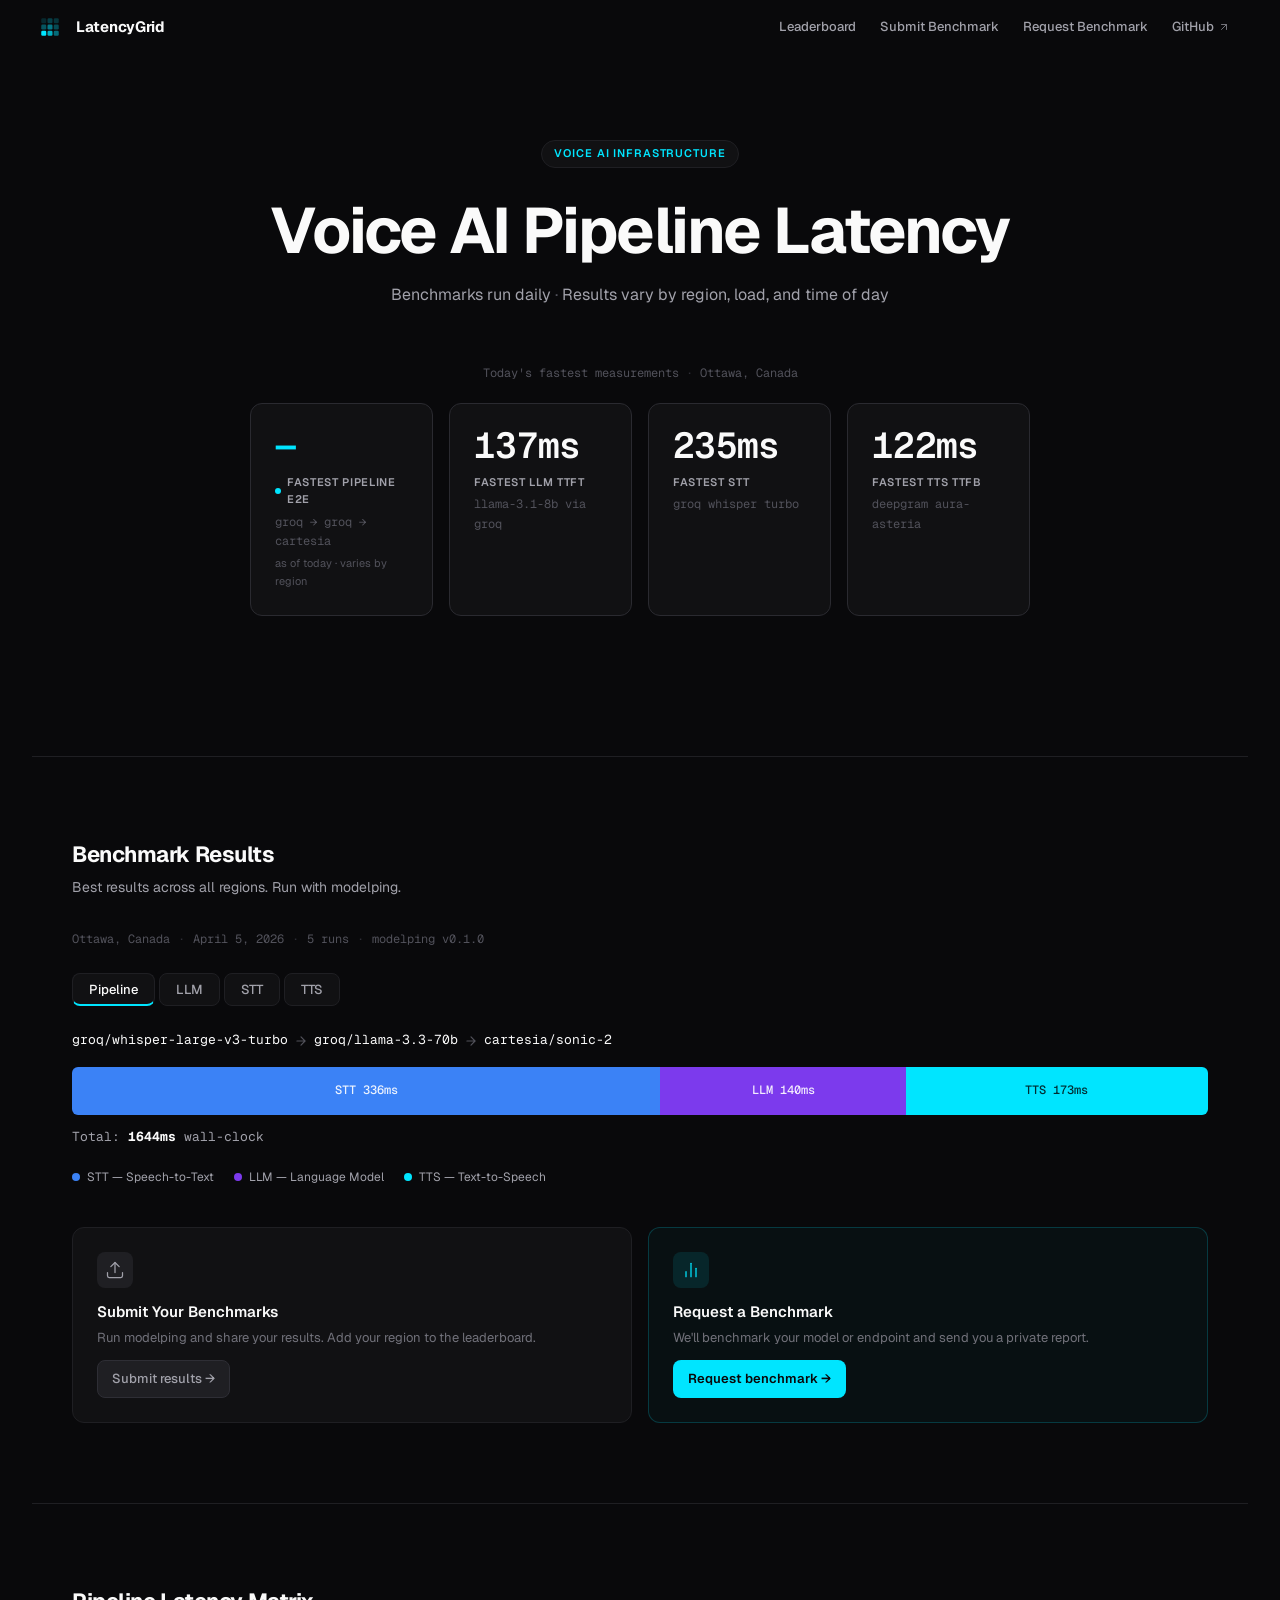
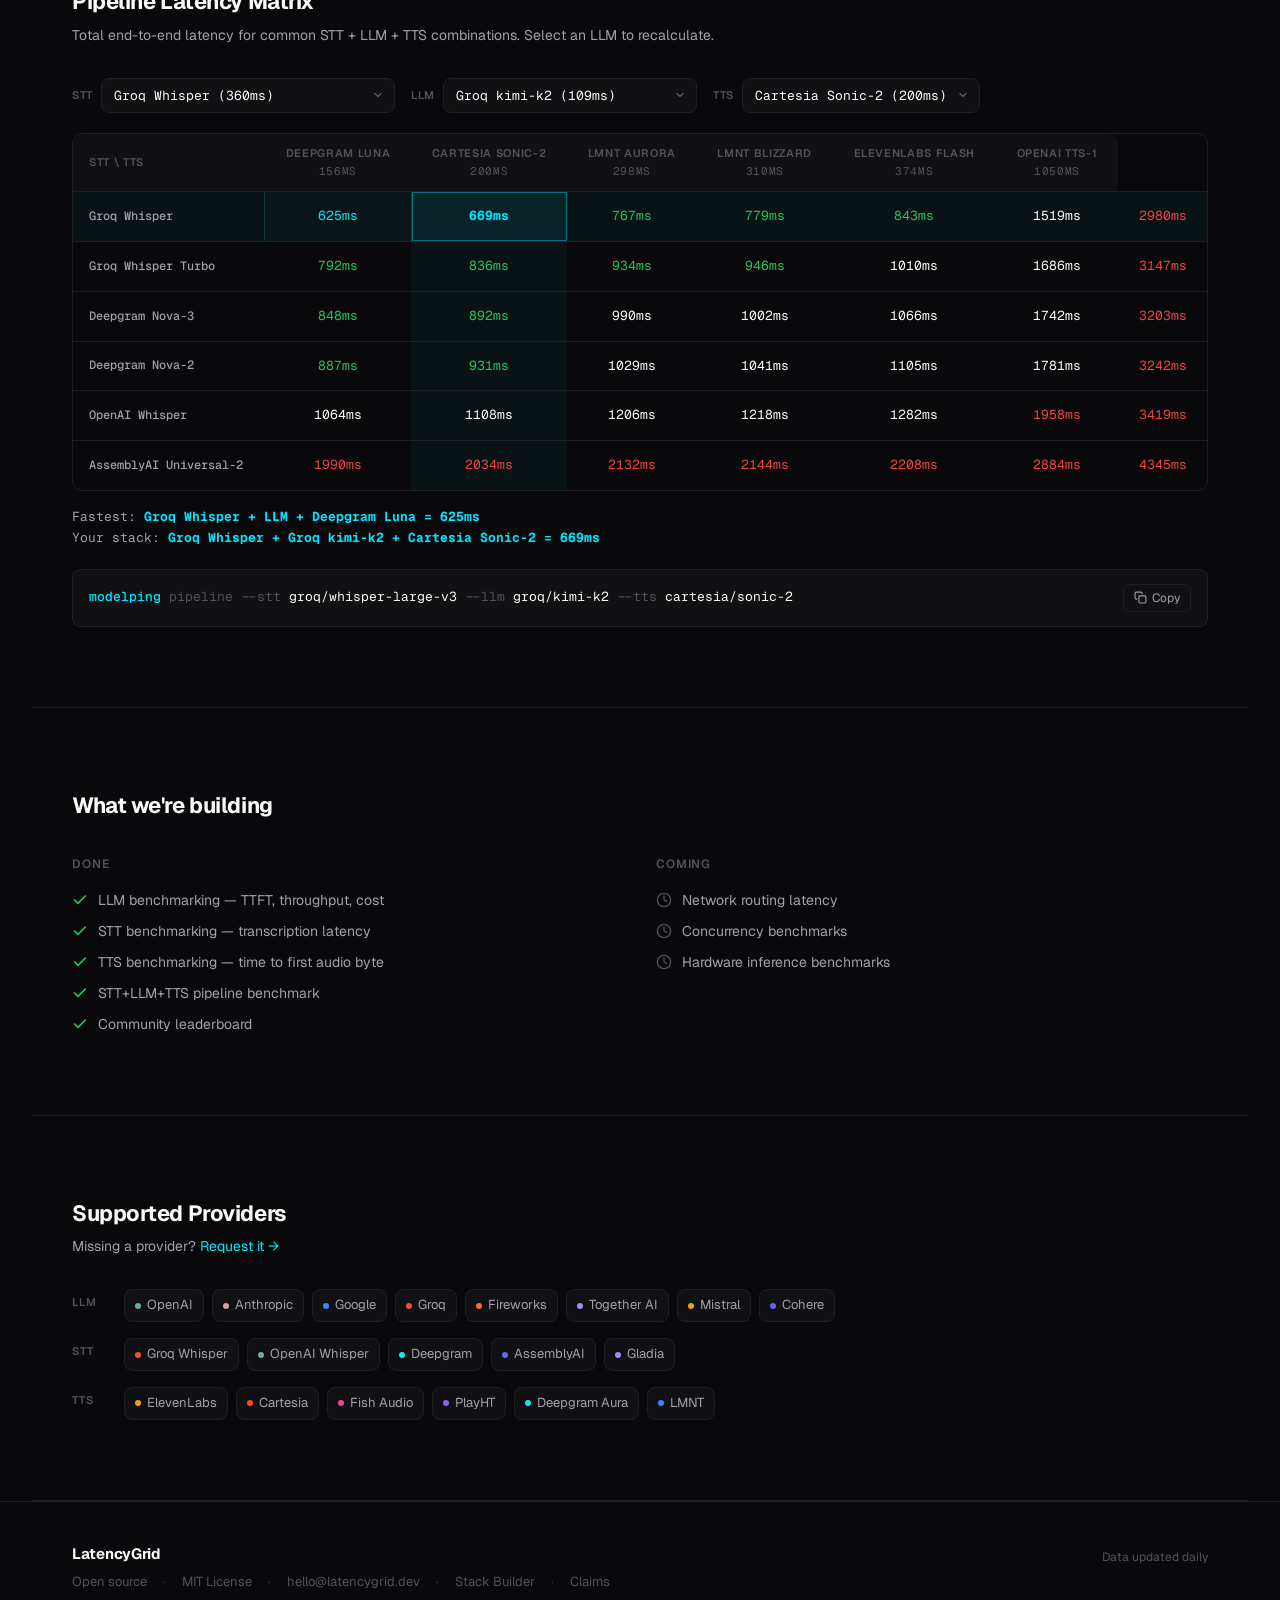
<file: index.html>
<!DOCTYPE html>
<html lang="en">
<head>
  <meta charset="UTF-8" />
  <meta name="viewport" content="width=device-width, initial-scale=1.0" />
  <title>LatencyGrid — Voice AI Pipeline Latency Benchmarks</title>
  <meta name="description" content="Real latency benchmarks for Voice AI pipelines. STT, LLM, TTS latency measurements across 20+ providers. Updated daily." />
  <link rel="preconnect" href="https://fonts.googleapis.com" />
  <link rel="preconnect" href="https://fonts.gstatic.com" crossorigin />
  <link href="https://fonts.googleapis.com/css2?family=Geist:wght@300;400;500;600;700&family=Geist+Mono:wght@400;500&display=swap" rel="stylesheet" />
  <link rel="stylesheet" href="styles.css?v=2" />
  <link rel="icon" type="image/svg+xml" href="/favicon.svg">
  <link rel="icon" type="image/png" sizes="32x32" href="/favicon-32.png">
  <link rel="apple-touch-icon" href="/favicon-32.png">
  <style>
    @keyframes loadingPulse {
      0%, 100% { opacity: 1; }
      50% { opacity: 0.35; }
    }
    .loading-pulse {
      animation: loadingPulse 1.2s ease-in-out infinite;
    }
    .hero-freshness {
      font-size: 12px;
      font-family: var(--font-mono, monospace);
      color: #52525b;
      margin-bottom: 20px;
    }
    .stat-qualifier {
      font-size: 11px;
      color: #52525b;
      margin-top: 4px;
    }
  </style>
  <!-- Google tag (gtag.js) -->
  <script async src="https://www.googletagmanager.com/gtag/js?id=G-3ZHVHFF3VL"></script>
  <script>
    window.dataLayer = window.dataLayer || [];
    function gtag(){dataLayer.push(arguments);}
    gtag('js', new Date());
    gtag('config', 'G-3ZHVHFF3VL');
  </script>
</head>
<body>

<!-- ===== NAV ===== -->
<nav class="nav" id="nav">
  <div class="nav-inner">
    <a href="/" class="nav-logo">
      <img src="/logo.svg" width="20" height="20" alt="LatencyGrid" style="display:inline-block;vertical-align:middle;margin-right:8px;">
      LatencyGrid
    </a>
    <button class="nav-mobile-toggle" id="mobileToggle" aria-label="Toggle navigation">
      <svg width="18" height="18" viewBox="0 0 24 24" fill="none" stroke="currentColor" stroke-width="2" stroke-linecap="round">
        <line x1="3" y1="6" x2="21" y2="6"/>
        <line x1="3" y1="12" x2="21" y2="12"/>
        <line x1="3" y1="18" x2="21" y2="18"/>
      </svg>
    </button>
    <ul class="nav-links" id="navLinks">
      <li><a href="/leaderboard.html">Leaderboard</a></li>
      <li><a href="/submit">Submit Benchmark</a></li>
      <li><a href="/benchmark.html">Request Benchmark</a></li>
      <li>
        <a href="https://github.com/latencygrid/modelping" target="_blank" rel="noopener" class="nav-github">
          GitHub
          <svg width="12" height="12" viewBox="0 0 24 24" fill="none" stroke="currentColor" stroke-width="2" stroke-linecap="round" stroke-linejoin="round">
            <path d="M7 17L17 7M17 7H7M17 7v10"/>
          </svg>
        </a>
      </li>
    </ul>
  </div>
</nav>

<!-- ===== HERO ===== -->
<section class="hero">
  <div class="container">
    <div class="hero-tag">Voice AI Infrastructure</div>
    <h1 class="hero-title">Voice AI Pipeline Latency</h1>
    <p class="hero-sub">
      Benchmarks run daily <span>·</span> Results vary by region, load, and time of day
    </p>

    <div class="hero-freshness">
      <span id="heroDate">Today's fastest measurements</span>
      <span class="meta-sep">·</span>
      <span id="heroLocation">Ottawa, Canada</span>
    </div>

    <div class="hero-stats hero-stats-4">
      <!-- Fastest pipeline -->
      <div class="stat-card">
        <div class="stat-number cyan" id="heroFastestPipeline">—</div>
        <div class="stat-label-row">
          <div class="live-dot"></div>
          <div class="stat-label">Fastest Pipeline E2E</div>
        </div>
        <div class="stat-meta" id="heroFastestPipelinemeta">groq → groq → cartesia</div>
        <div class="stat-qualifier">as of today · varies by region</div>
      </div>

      <!-- Fastest LLM -->
      <div class="stat-card">
        <div class="stat-number white" id="heroFastestLLM">137ms</div>
        <div class="stat-label-row">
          <div class="stat-label">Fastest LLM TTFT</div>
        </div>
        <div class="stat-meta" id="heroFastestLLMmeta">llama-3.1-8b via groq</div>
      </div>

      <!-- Fastest STT -->
      <div class="stat-card">
        <div class="stat-number white" id="heroFastestSTT">235ms</div>
        <div class="stat-label-row">
          <div class="stat-label">Fastest STT</div>
        </div>
        <div class="stat-meta" id="heroFastestSTTmeta">groq whisper turbo</div>
      </div>

      <!-- Fastest TTS -->
      <div class="stat-card">
        <div class="stat-number white" id="heroFastestTTS">122ms</div>
        <div class="stat-label-row">
          <div class="stat-label">Fastest TTS TTFB</div>
        </div>
        <div class="stat-meta" id="heroFastestTTSmeta">deepgram aura-asteria</div>
      </div>
    </div>
  </div>
</section>

<div class="section-divider"></div>

<!-- ===== BENCHMARK RESULTS ===== -->
<section id="benchmarks">
  <div class="container">
    <div class="section-header">
      <h2 class="section-title">Benchmark Results</h2>
      <p class="section-sub">Best results across all regions. Run with modelping.</p>
    </div>

    <div class="meta-strip">
      <span id="metaLocation">Ottawa, Canada</span>
      <span class="meta-sep">·</span>
      <span id="metaDate">April 5, 2026</span>
      <span class="meta-sep">·</span>
      <span id="metaRuns">5 runs</span>
      <span class="meta-sep">·</span>
      <span id="metaVersion">modelping v0.1.0</span>
      <span class="meta-sep" id="metaFreshnessSep" style="display:none">·</span>
      <span id="metaFreshness" style="display:none"></span>
    </div>

    <!-- Tabs -->
    <div class="tabs">
      <button class="tab-btn active" data-tab="pipeline">Pipeline</button>
      <button class="tab-btn" data-tab="llm">LLM</button>
      <button class="tab-btn" data-tab="stt">STT</button>
      <button class="tab-btn" data-tab="tts">TTS</button>
    </div>

    <!-- Pipeline tab -->
    <div class="tab-panel active" id="tab-pipeline">
      <div class="pipeline-route">
        <span>groq/whisper-large-v3-turbo</span>
        <svg width="14" height="14" viewBox="0 0 24 24" fill="none" stroke="#52525b" stroke-width="2" stroke-linecap="round"><path d="M5 12h14M12 5l7 7-7 7"/></svg>
        <span>groq/llama-3.3-70b</span>
        <svg width="14" height="14" viewBox="0 0 24 24" fill="none" stroke="#52525b" stroke-width="2" stroke-linecap="round"><path d="M5 12h14M12 5l7 7-7 7"/></svg>
        <span>cartesia/sonic-2</span>
      </div>

      <div class="pipeline-bar-wrapper">
        <div class="bar-seg stt" style="width:51.8%">STT 336ms</div>
        <div class="bar-seg llm" style="width:21.6%">LLM 140ms</div>
        <div class="bar-seg tts" style="width:26.6%">TTS 173ms</div>
      </div>

      <div class="pipeline-total">Total: <strong>1644ms</strong> wall-clock</div>

      <div class="pipeline-legend">
        <div class="legend-item">
          <div class="legend-dot" style="background:#3b82f6"></div>
          STT — Speech-to-Text
        </div>
        <div class="legend-item">
          <div class="legend-dot" style="background:#7c3aed"></div>
          LLM — Language Model
        </div>
        <div class="legend-item">
          <div class="legend-dot" style="background:#00e5ff"></div>
          TTS — Text-to-Speech
        </div>
      </div>
    </div>

    <!-- LLM tab -->
    <div class="tab-panel" id="tab-llm">
      <div class="table-wrapper">
        <table>
          <thead>
            <tr>
              <th>Model</th>
              <th>Provider</th>
              <th>TTFT P50</th>
              <th>TTFT P95</th>
              <th>Tok/s</th>
            </tr>
          </thead>
          <tbody id="llmTableBody">
            <tr>
              <td class="model-name">kimi-k2</td>
              <td><div class="provider-cell"><div class="provider-dot" style="background:#f55036"></div>groq</div></td>
              <td class="latency-green">109ms</td>
              <td class="mono">157ms</td>
              <td class="mono">175.3</td>
            </tr>
            <tr>
              <td class="model-name">llama-3.1-8b-instant</td>
              <td><div class="provider-cell"><div class="provider-dot" style="background:#f55036"></div>groq</div></td>
              <td class="latency-green">114ms</td>
              <td class="mono">130ms</td>
              <td class="mono">387.0</td>
            </tr>
            <tr>
              <td class="model-name">llama-4-scout-17b</td>
              <td><div class="provider-cell"><div class="provider-dot" style="background:#f55036"></div>groq</div></td>
              <td class="latency-green">166ms</td>
              <td class="mono">275ms</td>
              <td class="mono">234.7</td>
            </tr>
            <tr>
              <td class="model-name">llama-3.3-70b-versatile</td>
              <td><div class="provider-cell"><div class="provider-dot" style="background:#f55036"></div>groq</div></td>
              <td class="latency-white">327ms</td>
              <td class="mono">378ms</td>
              <td class="mono">181.6</td>
            </tr>
            <tr>
              <td class="model-name">gpt-4o</td>
              <td><div class="provider-cell"><div class="provider-dot" style="background:#74aa9c"></div>openai</div></td>
              <td class="latency-white">380ms</td>
              <td class="mono">451ms</td>
              <td class="mono">81.6</td>
            </tr>
            <tr>
              <td class="model-name">claude-haiku-4-5</td>
              <td><div class="provider-cell"><div class="provider-dot" style="background:#d4a5a5"></div>anthropic</div></td>
              <td class="latency-white">463ms</td>
              <td class="mono">1700ms</td>
              <td class="mono">68.8</td>
            </tr>
            <tr>
              <td class="model-name">gpt-4o-mini</td>
              <td><div class="provider-cell"><div class="provider-dot" style="background:#74aa9c"></div>openai</div></td>
              <td class="latency-white">508ms</td>
              <td class="mono">549ms</td>
              <td class="mono">44.0</td>
            </tr>
            <tr>
              <td class="model-name">gemini-2.5-flash</td>
              <td><div class="provider-cell"><div class="provider-dot" style="background:#4285f4"></div>google</div></td>
              <td class="latency-white">936ms</td>
              <td class="mono">1100ms</td>
              <td class="mono">45.2</td>
            </tr>
            <tr>
              <td class="model-name">o3-mini</td>
              <td><div class="provider-cell"><div class="provider-dot" style="background:#74aa9c"></div>openai</div></td>
              <td class="latency-red">956ms</td>
              <td class="mono">1508ms</td>
              <td class="mono">70.1</td>
            </tr>
            <tr>
              <td class="model-name">claude-sonnet-4-5</td>
              <td><div class="provider-cell"><div class="provider-dot" style="background:#d4a5a5"></div>anthropic</div></td>
              <td class="latency-red">1361ms</td>
              <td class="mono">1792ms</td>
              <td class="mono">31.4</td>
            </tr>
          </tbody>
        </table>
      </div>
    </div>

    <!-- STT tab -->
    <div class="tab-panel" id="tab-stt">
      <div class="table-wrapper">
        <table>
          <thead>
            <tr>
              <th>Model</th>
              <th>Provider</th>
              <th>Latency P50</th>
            </tr>
          </thead>
          <tbody id="sttTableBody">
            <tr>
              <td class="model-name">whisper-large-v3</td>
              <td><div class="provider-cell"><div class="provider-dot" style="background:#f55036"></div>groq</div></td>
              <td class="mono">360ms</td>
            </tr>
            <tr>
              <td class="model-name">whisper-large-v3-turbo</td>
              <td><div class="provider-cell"><div class="provider-dot" style="background:#f55036"></div>groq</div></td>
              <td class="mono">527ms</td>
            </tr>
            <tr>
              <td class="model-name">nova-3</td>
              <td><div class="provider-cell"><div class="provider-dot" style="background:#13ebe0"></div>deepgram</div></td>
              <td class="mono">583ms</td>
            </tr>
            <tr>
              <td class="model-name">nova-2</td>
              <td><div class="provider-cell"><div class="provider-dot" style="background:#13ebe0"></div>deepgram</div></td>
              <td class="mono">622ms</td>
            </tr>
            <tr>
              <td class="model-name">gpt-4o-transcribe</td>
              <td><div class="provider-cell"><div class="provider-dot" style="background:#74aa9c"></div>openai</div></td>
              <td class="mono">799ms</td>
            </tr>
            <tr>
              <td class="model-name">universal-2</td>
              <td><div class="provider-cell"><div class="provider-dot" style="background:#6366f1"></div>assemblyai</div></td>
              <td class="mono">1725ms</td>
            </tr>
            <tr>
              <td class="model-name">universal-3-pro</td>
              <td><div class="provider-cell"><div class="provider-dot" style="background:#6366f1"></div>assemblyai</div></td>
              <td class="mono">2855ms</td>
            </tr>
            <tr>
              <td class="model-name">default</td>
              <td><div class="provider-cell"><div class="provider-dot" style="background:#a78bfa"></div>gladia</div></td>
              <td class="mono">3452ms</td>
            </tr>
          </tbody>
        </table>
      </div>
    </div>

    <!-- TTS tab -->
    <div class="tab-panel" id="tab-tts">
      <div class="table-wrapper">
        <table>
          <thead>
            <tr>
              <th>Model</th>
              <th>Provider</th>
              <th>TTFB P50</th>
              <th>Realtime Factor</th>
            </tr>
          </thead>
          <tbody id="ttsTableBody">
            <tr>
              <td class="model-name">aura-luna</td>
              <td><div class="provider-cell"><div class="provider-dot" style="background:#13ebe0"></div>deepgram</div></td>
              <td class="mono">156ms</td>
              <td class="rtf-yellow">2.7x</td>
            </tr>
            <tr>
              <td class="model-name">sonic-2</td>
              <td><div class="provider-cell"><div class="provider-dot" style="background:#fc4b0b"></div>cartesia</div></td>
              <td class="mono">200ms</td>
              <td class="rtf-yellow">3.9x</td>
            </tr>
            <tr>
              <td class="model-name">sonic-english</td>
              <td><div class="provider-cell"><div class="provider-dot" style="background:#fc4b0b"></div>cartesia</div></td>
              <td class="mono">210ms</td>
              <td class="rtf-red">1.9x</td>
            </tr>
            <tr>
              <td class="model-name">aurora</td>
              <td><div class="provider-cell"><div class="provider-dot" style="background:#3b82f6"></div>lmnt</div></td>
              <td class="mono">298ms</td>
              <td class="rtf-yellow">2.8x</td>
            </tr>
            <tr>
              <td class="model-name">blizzard</td>
              <td><div class="provider-cell"><div class="provider-dot" style="background:#3b82f6"></div>lmnt</div></td>
              <td class="mono">310ms</td>
              <td class="rtf-yellow">3.5x</td>
            </tr>
            <tr>
              <td class="model-name">flash-v2.5</td>
              <td><div class="provider-cell"><div class="provider-dot" style="background:#f59e0b"></div>elevenlabs</div></td>
              <td class="mono">374ms</td>
              <td class="rtf-green">11.3x</td>
            </tr>
            <tr>
              <td class="model-name">tts-1</td>
              <td><div class="provider-cell"><div class="provider-dot" style="background:#74aa9c"></div>openai</div></td>
              <td class="mono">1050ms</td>
              <td class="rtf-yellow">3.6x</td>
            </tr>
            <tr>
              <td class="model-name">multilingual-v2</td>
              <td><div class="provider-cell"><div class="provider-dot" style="background:#f59e0b"></div>elevenlabs</div></td>
              <td class="mono">1277ms</td>
              <td class="rtf-yellow">4.0x</td>
            </tr>
            <tr>
              <td class="model-name">tts-1-hd</td>
              <td><div class="provider-cell"><div class="provider-dot" style="background:#74aa9c"></div>openai</div></td>
              <td class="mono">2010ms</td>
              <td class="rtf-yellow">2.3x</td>
            </tr>
            <tr>
              <td class="model-name">default</td>
              <td><div class="provider-cell"><div class="provider-dot" style="background:#ec4899"></div>fish-audio</div></td>
              <td class="mono">2511ms</td>
              <td class="rtf-yellow">2.9x</td>
            </tr>
          </tbody>
        </table>
      </div>
    </div>

    <div class="dual-cta">
      <div class="cta-card cta-card-primary">
        <div class="cta-card-icon">
          <!-- Upload/share SVG icon -->
          <svg width="20" height="20" viewBox="0 0 24 24" fill="none" stroke="currentColor" stroke-width="1.5" stroke-linecap="round" stroke-linejoin="round">
            <path d="M21 15v4a2 2 0 0 1-2 2H5a2 2 0 0 1-2-2v-4"/>
            <polyline points="17 8 12 3 7 8"/>
            <line x1="12" y1="3" x2="12" y2="15"/>
          </svg>
        </div>
        <div class="cta-card-body">
          <h3>Submit Your Benchmarks</h3>
          <p>Run modelping and share your results. Add your region to the leaderboard.</p>
        </div>
        <a href="/submit" class="cta-card-btn cta-btn-secondary">Submit results →</a>
      </div>

      <div class="cta-card cta-card-accent">
        <div class="cta-card-icon cta-icon-accent">
          <!-- Chart/benchmark SVG icon -->
          <svg width="20" height="20" viewBox="0 0 24 24" fill="none" stroke="currentColor" stroke-width="1.5" stroke-linecap="round" stroke-linejoin="round">
            <line x1="18" y1="20" x2="18" y2="10"/>
            <line x1="12" y1="20" x2="12" y2="4"/>
            <line x1="6" y1="20" x2="6" y2="14"/>
          </svg>
        </div>
        <div class="cta-card-body">
          <h3>Request a Benchmark</h3>
          <p>We'll benchmark your model or endpoint and send you a private report.</p>
        </div>
        <a href="/benchmark" class="cta-card-btn cta-btn-primary">Request benchmark →</a>
      </div>
    </div>
  </div>
</section>

<div class="section-divider"></div>

<!-- ===== PIPELINE LATENCY MATRIX ===== -->
<section id="matrix">
  <div class="container">
    <div class="section-header">
      <h2 class="section-title">Pipeline Latency Matrix</h2>
      <p class="section-sub">Total end-to-end latency for common STT + LLM + TTS combinations. Select an LLM to recalculate.</p>
    </div>

    <div class="matrix-controls">
      <div class="matrix-control-group">
        <label class="matrix-lbl">STT</label>
        <select id="sttSelect" class="matrix-select">
          <option value="360" data-model="groq/whisper-large-v3" selected>Groq Whisper (360ms)</option>
          <option value="527" data-model="groq/whisper-large-v3-turbo">Groq Whisper Turbo (527ms)</option>
          <option value="583" data-model="deepgram/nova-3">Deepgram Nova-3 (583ms)</option>
          <option value="622" data-model="deepgram/nova-2">Deepgram Nova-2 (622ms)</option>
          <option value="799" data-model="openai/whisper">OpenAI Whisper (799ms)</option>
          <option value="1725" data-model="assemblyai/universal-2">AssemblyAI Universal-2 (1725ms)</option>
        </select>
      </div>

      <div class="matrix-control-group">
        <label class="matrix-lbl">LLM</label>
        <select id="llmSelect" class="matrix-select">
          <option value="109" data-model="groq/kimi-k2" selected>Groq kimi-k2 (109ms)</option>
          <option value="114" data-model="groq/llama-3.1-8b">Groq Llama 3.1 8B (114ms)</option>
          <option value="140" data-model="groq/llama-3.3-70b">Groq Llama 3.3 70B (140ms)</option>
          <option value="380" data-model="openai/gpt-4o">GPT-4o (380ms)</option>
          <option value="463" data-model="anthropic/claude-haiku">Claude Haiku 4.5 (463ms)</option>
          <option value="508" data-model="openai/gpt-4o-mini">GPT-4o-mini (508ms)</option>
          <option value="936" data-model="google/gemini-2.5-flash">Gemini 2.5 Flash (936ms)</option>
        </select>
      </div>

      <div class="matrix-control-group">
        <label class="matrix-lbl">TTS</label>
        <select id="ttsSelect" class="matrix-select">
          <option value="156" data-model="deepgram/aura-luna">Deepgram Luna (156ms)</option>
          <option value="200" data-model="cartesia/sonic-2" selected>Cartesia Sonic-2 (200ms)</option>
          <option value="298" data-model="lmnt/aurora">LMNT Aurora (298ms)</option>
          <option value="310" data-model="lmnt/blizzard">LMNT Blizzard (310ms)</option>
          <option value="374" data-model="elevenlabs/flash">ElevenLabs Flash (374ms)</option>
          <option value="1050" data-model="openai/tts-1">OpenAI TTS-1 (1050ms)</option>
          <option value="2511" data-model="fish-audio/default">Fish Audio (2511ms)</option>
        </select>
      </div>
    </div>

    <div class="matrix-table-wrapper">
      <table class="matrix-table" id="matrixTable">
        <thead id="matrixHead">
          <tr>
            <th>STT \ TTS</th>
            <th>Deepgram Luna<br><span style="font-weight:400;font-family:var(--font-mono);font-size:11px;color:var(--text-muted)">156ms</span></th>
            <th>Cartesia Sonic-2<br><span style="font-weight:400;font-family:var(--font-mono);font-size:11px;color:var(--text-muted)">200ms</span></th>
            <th>LMNT Aurora<br><span style="font-weight:400;font-family:var(--font-mono);font-size:11px;color:var(--text-muted)">298ms</span></th>
            <th>LMNT Blizzard<br><span style="font-weight:400;font-family:var(--font-mono);font-size:11px;color:var(--text-muted)">310ms</span></th>
            <th>ElevenLabs Flash<br><span style="font-weight:400;font-family:var(--font-mono);font-size:11px;color:var(--text-muted)">374ms</span></th>
            <th>OpenAI TTS-1<br><span style="font-weight:400;font-family:var(--font-mono);font-size:11px;color:var(--text-muted)">1050ms</span></th>
          </tr>
        </thead>
        <tbody id="matrixBody">
          <!-- JS-populated -->
        </tbody>
      </table>
    </div>

    <div class="matrix-fastest-line" id="matrixFastestLine">
      Fastest: <strong id="fastestLabel">—</strong><br>
      Your stack: <strong id="yourStackLabel">—</strong>
    </div>

    <div class="command-block">
      <div class="command-text" id="commandText">
        <span class="cmd-binary">modelping</span>
        <span class="cmd-flag"> pipeline</span>
        <span class="cmd-flag"> --stt </span><span id="cmdSttValue" class="cmd-value">groq/whisper-large-v3</span>
        <span class="cmd-flag"> --llm </span><span id="cmdLlmValue" class="cmd-value">groq/kimi-k2</span>
        <span class="cmd-flag"> --tts </span><span id="cmdTtsValue" class="cmd-value">cartesia/sonic-2</span>
      </div>
      <button class="copy-btn" id="copyBtn">
        <svg width="13" height="13" viewBox="0 0 24 24" fill="none" stroke="currentColor" stroke-width="2" stroke-linecap="round" stroke-linejoin="round">
          <rect x="9" y="9" width="13" height="13" rx="2" ry="2"/>
          <path d="M5 15H4a2 2 0 0 1-2-2V4a2 2 0 0 1 2-2h9a2 2 0 0 1 2 2v1"/>
        </svg>
        Copy
      </button>
    </div>
  </div>
</section>

<div class="section-divider"></div>

<!-- ===== ROADMAP ===== -->
<section id="roadmap">
  <div class="container">
    <div class="section-header">
      <h2 class="section-title">What we're building</h2>
    </div>

    <div class="roadmap-grid">
      <!-- Done -->
      <div>
        <div class="roadmap-column-title">Done</div>
        <div class="roadmap-items">
          <div class="roadmap-item">
            <svg width="16" height="16" viewBox="0 0 24 24" fill="none" stroke="#22c55e" stroke-width="2.5" stroke-linecap="round" stroke-linejoin="round">
              <polyline points="20 6 9 17 4 12"/>
            </svg>
            <span>LLM benchmarking — TTFT, throughput, cost</span>
          </div>
          <div class="roadmap-item">
            <svg width="16" height="16" viewBox="0 0 24 24" fill="none" stroke="#22c55e" stroke-width="2.5" stroke-linecap="round" stroke-linejoin="round">
              <polyline points="20 6 9 17 4 12"/>
            </svg>
            <span>STT benchmarking — transcription latency</span>
          </div>
          <div class="roadmap-item">
            <svg width="16" height="16" viewBox="0 0 24 24" fill="none" stroke="#22c55e" stroke-width="2.5" stroke-linecap="round" stroke-linejoin="round">
              <polyline points="20 6 9 17 4 12"/>
            </svg>
            <span>TTS benchmarking — time to first audio byte</span>
          </div>
          <div class="roadmap-item">
            <svg width="16" height="16" viewBox="0 0 24 24" fill="none" stroke="#22c55e" stroke-width="2.5" stroke-linecap="round" stroke-linejoin="round">
              <polyline points="20 6 9 17 4 12"/>
            </svg>
            <span>STT+LLM+TTS pipeline benchmark</span>
          </div>
          <div class="roadmap-item">
            <svg width="16" height="16" viewBox="0 0 24 24" fill="none" stroke="#22c55e" stroke-width="2.5" stroke-linecap="round" stroke-linejoin="round">
              <polyline points="20 6 9 17 4 12"/>
            </svg>
            <span>Community leaderboard</span>
          </div>
        </div>
      </div>

      <!-- Coming -->
      <div>
        <div class="roadmap-column-title">Coming</div>
        <div class="roadmap-items">
          <div class="roadmap-item">
            <svg width="16" height="16" viewBox="0 0 24 24" fill="none" stroke="#52525b" stroke-width="2" stroke-linecap="round" stroke-linejoin="round">
              <circle cx="12" cy="12" r="10"/>
              <polyline points="12 6 12 12 16 14"/>
            </svg>
            <span>Network routing latency</span>
          </div>
          <div class="roadmap-item">
            <svg width="16" height="16" viewBox="0 0 24 24" fill="none" stroke="#52525b" stroke-width="2" stroke-linecap="round" stroke-linejoin="round">
              <circle cx="12" cy="12" r="10"/>
              <polyline points="12 6 12 12 16 14"/>
            </svg>
            <span>Concurrency benchmarks</span>
          </div>
          <div class="roadmap-item">
            <svg width="16" height="16" viewBox="0 0 24 24" fill="none" stroke="#52525b" stroke-width="2" stroke-linecap="round" stroke-linejoin="round">
              <circle cx="12" cy="12" r="10"/>
              <polyline points="12 6 12 12 16 14"/>
            </svg>
            <span>Hardware inference benchmarks</span>
          </div>
        </div>
      </div>
    </div>
  </div>
</section>

<div class="section-divider"></div>

<!-- ===== SUPPORTED PROVIDERS ===== -->
<section id="providers">
  <div class="container">
    <div class="section-header">
      <h2 class="section-title">Supported Providers</h2>
      <p class="section-sub">Missing a provider? <a href="/benchmark.html" style="color:var(--accent);">Request it →</a></p>
    </div>

    <div class="provider-rows">
      <!-- LLM -->
      <div class="provider-row">
        <div class="provider-row-label">LLM</div>
        <div class="provider-chips">
          <div class="chip"><div class="chip-dot" style="background:#74aa9c"></div>OpenAI</div>
          <div class="chip"><div class="chip-dot" style="background:#d4a5a5"></div>Anthropic</div>
          <div class="chip"><div class="chip-dot" style="background:#4285f4"></div>Google</div>
          <div class="chip"><div class="chip-dot" style="background:#f55036"></div>Groq</div>
          <div class="chip"><div class="chip-dot" style="background:#ff6b35"></div>Fireworks</div>
          <div class="chip"><div class="chip-dot" style="background:#a78bfa"></div>Together AI</div>
          <div class="chip"><div class="chip-dot" style="background:#f59e0b"></div>Mistral</div>
          <div class="chip"><div class="chip-dot" style="background:#6366f1"></div>Cohere</div>
        </div>
      </div>

      <!-- STT -->
      <div class="provider-row">
        <div class="provider-row-label">STT</div>
        <div class="provider-chips">
          <div class="chip"><div class="chip-dot" style="background:#f55036"></div>Groq Whisper</div>
          <div class="chip"><div class="chip-dot" style="background:#74aa9c"></div>OpenAI Whisper</div>
          <div class="chip"><div class="chip-dot" style="background:#13ebe0"></div>Deepgram</div>
          <div class="chip"><div class="chip-dot" style="background:#6366f1"></div>AssemblyAI</div>
          <div class="chip"><div class="chip-dot" style="background:#a78bfa"></div>Gladia</div>
        </div>
      </div>

      <!-- TTS -->
      <div class="provider-row">
        <div class="provider-row-label">TTS</div>
        <div class="provider-chips">
          <div class="chip"><div class="chip-dot" style="background:#f59e0b"></div>ElevenLabs</div>
          <div class="chip"><div class="chip-dot" style="background:#fc4b0b"></div>Cartesia</div>
          <div class="chip"><div class="chip-dot" style="background:#ec4899"></div>Fish Audio</div>
          <div class="chip"><div class="chip-dot" style="background:#8b5cf6"></div>PlayHT</div>
          <div class="chip"><div class="chip-dot" style="background:#13ebe0"></div>Deepgram Aura</div>
          <div class="chip"><div class="chip-dot" style="background:#3b82f6"></div>LMNT</div>
        </div>
      </div>
    </div>
  </div>
</section>

<div class="section-divider"></div>

<!-- ===== FOOTER ===== -->
<footer>
  <div class="container">
    <div class="footer-inner">
      <div>
        <div class="footer-brand">LatencyGrid</div>
        <div class="footer-links">
          <span>Open source</span>
          <span class="footer-sep">·</span>
          <span>MIT License</span>
          <span class="footer-sep">·</span>
          <a href="mailto:hello@latencygrid.dev">hello@latencygrid.dev</a>
          <span class="footer-sep">·</span>
          <a href="#matrix">Stack Builder</a>
          <span class="footer-sep">·</span>
          <a href="/claims.html">Claims</a>
        </div>
      </div>
      <div class="footer-right">
        <div class="footer-data-note">Data updated daily</div>
      </div>
    </div>
  </div>
</footer>

<script>
(function() {
  // ===== NAV SCROLL =====
  const nav = document.getElementById('nav');
  window.addEventListener('scroll', function() {
    nav.classList.toggle('scrolled', window.scrollY > 20);
  }, { passive: true });

  // ===== MOBILE NAV =====
  const mobileToggle = document.getElementById('mobileToggle');
  const navLinks = document.getElementById('navLinks');
  mobileToggle.addEventListener('click', function() {
    navLinks.classList.toggle('open');
  });

  // ===== TAB SWITCHING =====
  const tabBtns = document.querySelectorAll('.tab-btn');
  const tabPanels = document.querySelectorAll('.tab-panel');
  tabBtns.forEach(function(btn) {
    btn.addEventListener('click', function() {
      const target = btn.getAttribute('data-tab');
      tabBtns.forEach(function(b) { b.classList.remove('active'); });
      tabPanels.forEach(function(p) { p.classList.remove('active'); });
      btn.classList.add('active');
      document.getElementById('tab-' + target).classList.add('active');
    });
  });

  // ===== MATRIX =====
  const sttOptions = [
    { label: 'Groq Whisper', ms: 360, cmdKey: 'groq/whisper-large-v3' },
    { label: 'Groq Whisper Turbo', ms: 527, cmdKey: 'groq/whisper-large-v3-turbo' },
    { label: 'Deepgram Nova-3', ms: 583, cmdKey: 'deepgram/nova-3' },
    { label: 'Deepgram Nova-2', ms: 622, cmdKey: 'deepgram/nova-2' },
    { label: 'OpenAI Whisper', ms: 799, cmdKey: 'openai/whisper' },
    { label: 'AssemblyAI Universal-2', ms: 1725, cmdKey: 'assemblyai/universal-2' }
  ];

  const ttsOptions = [
    { label: 'Deepgram Luna', ms: 156, cmdKey: 'deepgram/aura-luna' },
    { label: 'Cartesia Sonic-2', ms: 200, cmdKey: 'cartesia/sonic-2' },
    { label: 'LMNT Aurora', ms: 298, cmdKey: 'lmnt/aurora' },
    { label: 'LMNT Blizzard', ms: 310, cmdKey: 'lmnt/blizzard' },
    { label: 'ElevenLabs Flash', ms: 374, cmdKey: 'elevenlabs/flash' },
    { label: 'OpenAI TTS-1', ms: 1050, cmdKey: 'openai/tts-1' },
    { label: 'Fish Audio', ms: 2511, cmdKey: 'fish-audio/default' }
  ];

  function getThresholds(values) {
    const sorted = [...values].sort(function(a, b) { return a - b; });
    const low = sorted[Math.floor(sorted.length * 0.3)];
    const high = sorted[Math.floor(sorted.length * 0.7)];
    return { low, high };
  }

  function colorCell(val, low, high) {
    if (val <= low) return '#22c55e';
    if (val >= high) return '#ef4444';
    return '#fafafa';
  }

  function getSelectedMs(selectId) {
    return parseInt(document.getElementById(selectId).value, 10);
  }

  function getSelectedModel(selectId) {
    const sel = document.getElementById(selectId);
    const opt = sel.options[sel.selectedIndex];
    return opt.getAttribute('data-model') || '';
  }

  function renderMatrix(llmMs) {
    const sttMs = getSelectedMs('sttSelect');
    const ttsMs = getSelectedMs('ttsSelect');
    const tbody = document.getElementById('matrixBody');

    // Compute all values
    const rows = sttOptions.map(function(stt) {
      return ttsOptions.map(function(tts) {
        return stt.ms + llmMs + tts.ms;
      });
    });

    const allVals = rows.flat();
    const { low, high } = getThresholds(allVals);
    const minVal = Math.min.apply(null, allVals);

    let fastestStt = '', fastestTts = '', fastestTotal = 0;
    let fastestSttCmd = '', fastestTtsCmd = '';

    tbody.innerHTML = '';
    rows.forEach(function(rowVals, si) {
      const sttRowMs = sttOptions[si].ms;
      const isSelectedRow = (sttRowMs === sttMs);
      const tr = document.createElement('tr');
      if (isSelectedRow) tr.className = 'matrix-row highlighted';

      const th = document.createElement('td');
      th.className = 'row-header';
      th.textContent = sttOptions[si].label;
      tr.appendChild(th);

      rowVals.forEach(function(val, ti) {
        const ttsColMs = ttsOptions[ti].ms;
        const isSelectedCol = (ttsColMs === ttsMs);
        const isSelectedCell = (isSelectedRow && isSelectedCol);
        const isMin = (val === minVal);
        const td = document.createElement('td');

        if (isSelectedCell) {
          td.className = 'matrix-cell selected';
        } else if (isMin) {
          td.className = 'cell-fastest';
          td.style.color = '#00e5ff';
          fastestStt = sttOptions[si].label;
          fastestTts = ttsOptions[ti].label;
          fastestTotal = val;
          fastestSttCmd = sttOptions[si].cmdKey;
          fastestTtsCmd = ttsOptions[ti].cmdKey;
        } else {
          if (isSelectedCol) td.className = 'matrix-col-highlighted';
          td.style.color = colorCell(val, low, high);
        }
        td.style.fontFamily = 'var(--font-mono)';
        td.textContent = val + 'ms';
        tr.appendChild(td);
      });

      tbody.appendChild(tr);
    });

    // If nothing else is min (edge case: selected cell is the min)
    if (!fastestStt) {
      for (let si = 0; si < rows.length; si++) {
        for (let ti = 0; ti < rows[si].length; ti++) {
          if (rows[si][ti] === minVal) {
            fastestStt = sttOptions[si].label;
            fastestTts = ttsOptions[ti].label;
            fastestTotal = minVal;
            fastestSttCmd = sttOptions[si].cmdKey;
            fastestTtsCmd = ttsOptions[ti].cmdKey;
          }
        }
      }
    }

    // Your stack total
    const yourStackTotal = sttMs + llmMs + ttsMs;

    // Update fastest line
    document.getElementById('fastestLabel').textContent =
      fastestStt + ' + LLM + ' + fastestTts + ' = ' + fastestTotal + 'ms';

    // Update your stack line
    const sttSel = document.getElementById('sttSelect');
    const ttsSel = document.getElementById('ttsSelect');
    const llmSel = document.getElementById('llmSelect');
    const sttLabel = sttSel.options[sttSel.selectedIndex].text.replace(/ \(\d+ms\)$/, '');
    const ttsLabel = ttsSel.options[ttsSel.selectedIndex].text.replace(/ \(\d+ms\)$/, '');
    const llmLabel = llmSel.options[llmSel.selectedIndex].text.replace(/ \(\d+ms\)$/, '');
    document.getElementById('yourStackLabel').textContent =
      sttLabel + ' + ' + llmLabel + ' + ' + ttsLabel + ' = ' + yourStackTotal + 'ms';

    return { fastestSttCmd, fastestTtsCmd };
  }

  function getModelFromSelect(selectId) {
    const sel = document.getElementById(selectId);
    return sel.options[sel.selectedIndex].getAttribute('data-model') || '';
  }

  function updateCommand() {
    document.getElementById('cmdSttValue').textContent = getModelFromSelect('sttSelect');
    document.getElementById('cmdLlmValue').textContent = getModelFromSelect('llmSelect');
    document.getElementById('cmdTtsValue').textContent = getModelFromSelect('ttsSelect');
  }

  function updateMatrix() {
    const llmMs = getSelectedMs('llmSelect');
    renderMatrix(llmMs);
    updateCommand();
    history.replaceState(null, '', window.location.pathname);
  }

  document.getElementById('llmSelect').addEventListener('change', updateMatrix);
  document.getElementById('sttSelect').addEventListener('change', updateMatrix);
  document.getElementById('ttsSelect').addEventListener('change', updateMatrix);
  updateMatrix();

  // ===== LIVE DATA FETCHING =====
  (function() {
    const API_BASE = 'https://api.latencygrid.dev';

    const PROVIDER_COLORS = {
      openai: '#74aa9c', anthropic: '#d4a5a5', google: '#4285f4',
      groq: '#f55036', fireworks: '#6366f1', together: '#f59e0b',
      mistral: '#ff6b6b', cohere: '#39d353',
      deepgram: '#13ebe0', deepgram_stt: '#13ebe0', deepgram_tts: '#13ebe0',
      cartesia: '#fc4b0b', elevenlabs: '#f59e0b', assemblyai: '#6366f1',
      lmnt: '#3b82f6', openai_stt: '#74aa9c', gladia: '#a78bfa',
      'fish-audio': '#ec4899', playht: '#8b5cf6'
    };

    function providerColor(provider) {
      if (!provider) return '#888';
      var key = provider.toLowerCase().replace(/[_-]/g, '').replace('stt','').replace('tts','');
      for (var k in PROVIDER_COLORS) {
        if (k.replace(/[_-]/g, '') === key) return PROVIDER_COLORS[k];
      }
      return PROVIDER_COLORS[provider] || '#888';
    }

    function formatDate(ts) {
      try {
        var d = new Date(ts);
        return d.toLocaleDateString('en-US', { month: 'long', day: 'numeric', year: 'numeric' });
      } catch(e) { return ts; }
    }

    function timeAgo(ts) {
      try {
        var diff = Math.floor((Date.now() - new Date(ts).getTime()) / 1000);
        if (diff < 60) return diff + 's ago';
        if (diff < 3600) return Math.floor(diff/60) + 'm ago';
        if (diff < 86400) return Math.floor(diff/3600) + 'h ago';
        return Math.floor(diff/86400) + 'd ago';
      } catch(e) { return ''; }
    }

    function setLoading() {
      var llmEl = document.getElementById('heroFastestLLM');
      var ttsEl = document.getElementById('heroFastestTTS');
      if (llmEl) llmEl.classList.add('loading-pulse');
      if (ttsEl) ttsEl.classList.add('loading-pulse');

      var llmBody = document.getElementById('llmTableBody');
      var sttBody = document.getElementById('sttTableBody');
      var ttsBody = document.getElementById('ttsTableBody');
      var loadingRow = '<tr><td colspan="5" style="text-align:center;color:var(--text-muted);padding:18px">Loading…</td></tr>';
      if (llmBody) llmBody.innerHTML = loadingRow;
      if (sttBody) sttBody.innerHTML = '<tr><td colspan="3" style="text-align:center;color:var(--text-muted);padding:18px">Loading…</td></tr>';
      if (ttsBody) ttsBody.innerHTML = '<tr><td colspan="4" style="text-align:center;color:var(--text-muted);padding:18px">Loading…</td></tr>';
    }

    function clearLoading() {
      var llmEl = document.getElementById('heroFastestLLM');
      var ttsEl = document.getElementById('heroFastestTTS');
      if (llmEl) llmEl.classList.remove('loading-pulse');
      if (ttsEl) ttsEl.classList.remove('loading-pulse');
    }

    function restoreHardcodedTables() {
      // On fetch error, restore hardcoded fallback rows
      var llmBody = document.getElementById('llmTableBody');
      if (llmBody) llmBody.innerHTML = [
        ['kimi-k2','groq','109ms','157ms','175.3','latency-green'],
        ['llama-3.1-8b-instant','groq','114ms','130ms','387.0','latency-green'],
        ['llama-4-scout-17b','groq','166ms','275ms','234.7','latency-green'],
        ['llama-3.3-70b-versatile','groq','327ms','378ms','181.6','latency-white'],
        ['gpt-4o','openai','380ms','451ms','81.6','latency-white'],
        ['claude-haiku-4-5','anthropic','463ms','1700ms','68.8','latency-white'],
        ['gpt-4o-mini','openai','508ms','549ms','44.0','latency-white'],
        ['gemini-2.5-flash','google','936ms','1100ms','45.2','latency-white'],
        ['o3-mini','openai','956ms','1508ms','70.1','latency-red'],
        ['claude-sonnet-4-5','anthropic','1361ms','1792ms','31.4','latency-red']
      ].map(function(r) {
        return '<tr><td class="model-name">'+r[0]+'</td><td><div class="provider-cell"><div class="provider-dot" style="background:'+providerColor(r[1])+'"></div>'+r[1]+'</div></td><td class="'+r[5]+'">'+r[2]+'</td><td class="mono">'+r[3]+'</td><td class="mono">'+r[4]+'</td></tr>';
      }).join('');

      var sttBody = document.getElementById('sttTableBody');
      if (sttBody) sttBody.innerHTML = [
        ['whisper-large-v3','groq','360ms'],
        ['whisper-large-v3-turbo','groq','527ms'],
        ['nova-3','deepgram','583ms'],
        ['nova-2','deepgram','622ms'],
        ['gpt-4o-transcribe','openai','799ms'],
        ['universal-2','assemblyai','1725ms'],
        ['universal-3-pro','assemblyai','2855ms'],
        ['default','gladia','3452ms']
      ].map(function(r) {
        return '<tr><td class="model-name">'+r[0]+'</td><td><div class="provider-cell"><div class="provider-dot" style="background:'+providerColor(r[1])+'"></div>'+r[1]+'</div></td><td class="mono">'+r[2]+'</td></tr>';
      }).join('');

      var ttsBody = document.getElementById('ttsTableBody');
      if (ttsBody) ttsBody.innerHTML = [
        ['aura-luna','deepgram','156ms','2.7x','rtf-yellow'],
        ['sonic-2','cartesia','200ms','3.9x','rtf-yellow'],
        ['sonic-english','cartesia','210ms','1.9x','rtf-red'],
        ['aurora','lmnt','298ms','2.8x','rtf-yellow'],
        ['blizzard','lmnt','310ms','3.5x','rtf-yellow'],
        ['flash-v2.5','elevenlabs','374ms','11.3x','rtf-green'],
        ['tts-1','openai','1050ms','3.6x','rtf-yellow'],
        ['multilingual-v2','elevenlabs','1277ms','4.0x','rtf-yellow'],
        ['tts-1-hd','openai','2010ms','2.3x','rtf-yellow'],
        ['default','fish-audio','2511ms','2.9x','rtf-yellow']
      ].map(function(r) {
        return '<tr><td class="model-name">'+r[0]+'</td><td><div class="provider-cell"><div class="provider-dot" style="background:'+providerColor(r[1])+'"></div>'+r[1]+'</div></td><td class="mono">'+r[2]+'</td><td class="'+r[4]+'">'+r[3]+'</td></tr>';
      }).join('');
    }

    function renderLLMTable(llmData) {
      var body = document.getElementById('llmTableBody');
      if (!body || !llmData || !llmData.length) return;
      var valid = llmData.filter(function(m) { return m.error_rate < 1; });
      valid.sort(function(a, b) { return a.ttft_p50 - b.ttft_p50; });
      var n = valid.length;
      body.innerHTML = valid.map(function(m, i) {
        var color;
        if (i < 3) color = '#22c55e';
        else if (i >= n - 2) color = '#ef4444';
        else color = '#fafafa';
        var dotColor = providerColor(m.provider);
        var providerLabel = m.provider || '';
        var toks = m.throughput_p50 != null ? m.throughput_p50.toFixed(1) : '—';
        var p95 = m.ttft_p95 != null ? Math.round(m.ttft_p95) + 'ms' : '—';
        return '<tr>' +
          '<td class="model-name">' + m.model + '</td>' +
          '<td><div class="provider-cell"><div class="provider-dot" style="background:' + dotColor + '"></div>' + providerLabel + '</div></td>' +
          '<td style="color:' + color + ';font-family:var(--font-mono)">' + Math.round(m.ttft_p50) + 'ms</td>' +
          '<td class="mono">' + p95 + '</td>' +
          '<td class="mono">' + toks + '</td>' +
          '</tr>';
      }).join('');
    }

    function renderSTTTable(sttData) {
      var body = document.getElementById('sttTableBody');
      if (!body || !sttData || !sttData.length) return;
      var sorted = sttData.slice().sort(function(a,b){ return a.latency_p50 - b.latency_p50; });
      body.innerHTML = sorted.map(function(m) {
        var parts = (m.model || '').split('/');
        var modelLabel = parts[parts.length - 1];
        var providerLabel = m.provider || '';
        var dotColor = providerColor(m.provider);
        return '<tr>' +
          '<td class="model-name">' + modelLabel + '</td>' +
          '<td><div class="provider-cell"><div class="provider-dot" style="background:' + dotColor + '"></div>' + providerLabel + '</div></td>' +
          '<td class="mono">' + Math.round(m.latency_p50) + 'ms</td>' +
          '</tr>';
      }).join('');
    }

    function renderTTSTable(ttsData) {
      var body = document.getElementById('ttsTableBody');
      if (!body || !ttsData || !ttsData.length) return;
      var sorted = ttsData.slice().sort(function(a,b){
        var av = a.ttfb_p50 != null ? a.ttfb_p50 : (a.ttfb_ms != null ? a.ttfb_ms : Infinity);
        var bv = b.ttfb_p50 != null ? b.ttfb_p50 : (b.ttfb_ms != null ? b.ttfb_ms : Infinity);
        return av - bv;
      });
      body.innerHTML = sorted.map(function(m) {
        var parts = (m.model || '').split('/');
        var modelLabel = parts[parts.length - 1];
        var providerLabel = m.provider || '';
        var dotColor = providerColor(m.provider);
        var ttfb = m.ttfb_p50 != null ? m.ttfb_p50 : (m.ttfb_ms != null ? m.ttfb_ms : null);
        var ttfbStr = ttfb != null ? Math.round(ttfb) + 'ms' : '—';
        var rtf = m.rtf != null ? m.rtf : null;
        var rtfStr = '—', rtfClass = '';
        if (rtf != null) {
          rtfStr = rtf.toFixed(1) + 'x';
          if (rtf > 5) rtfClass = 'rtf-green';
          else if (rtf >= 2) rtfClass = 'rtf-yellow';
          else rtfClass = 'rtf-red';
        }
        return '<tr>' +
          '<td class="model-name">' + modelLabel + '</td>' +
          '<td><div class="provider-cell"><div class="provider-dot" style="background:' + dotColor + '"></div>' + providerLabel + '</div></td>' +
          '<td class="mono">' + ttfbStr + '</td>' +
          '<td class="' + rtfClass + '">' + rtfStr + '</td>' +
          '</tr>';
      }).join('');
    }

    function applySubmissionData(sub) {
      var llm = sub.llm || [];
      var stt = sub.stt || [];
      var tts = sub.tts || [];

      // Hero: Fastest LLM
      var validLLM = llm.filter(function(m){ return m.error_rate < 1; });
      if (validLLM.length) {
        var bestLLM = validLLM.reduce(function(a, b){ return a.ttft_p50 < b.ttft_p50 ? a : b; });
        document.getElementById('heroFastestLLM').textContent = Math.round(bestLLM.ttft_p50) + 'ms';
        document.getElementById('heroFastestLLMmeta').textContent = bestLLM.model + ' via ' + (bestLLM.provider || '');
      }

      // Hero: Fastest STT
      if (stt.length) {
        var validSTT = stt.filter(function(m) {
          return (m.latency_p50 != null || m.transcription_latency_ms != null);
        });
        if (validSTT.length) {
          var bestSTT = validSTT.reduce(function(a, b) {
            var av = a.latency_p50 != null ? a.latency_p50 : a.transcription_latency_ms;
            var bv = b.latency_p50 != null ? b.latency_p50 : b.transcription_latency_ms;
            return av < bv ? a : b;
          });
          var bestSTTms = bestSTT.latency_p50 != null ? bestSTT.latency_p50 : bestSTT.transcription_latency_ms;
          document.getElementById('heroFastestSTT').textContent = Math.round(bestSTTms) + 'ms';
          var sttParts = (bestSTT.model || '').split('/');
          document.getElementById('heroFastestSTTmeta').textContent = sttParts[sttParts.length - 1].replace(/-/g, ' ');
        }
      }

      // Hero: Fastest TTS
      if (tts.length) {
        var bestTTS = tts.reduce(function(a, b){
          var av = a.ttfb_p50 != null ? a.ttfb_p50 : (a.ttfb_ms != null ? a.ttfb_ms : Infinity);
          var bv = b.ttfb_p50 != null ? b.ttfb_p50 : (b.ttfb_ms != null ? b.ttfb_ms : Infinity);
          return av < bv ? a : b;
        });
        var bestTTFB = bestTTS.ttfb_p50 != null ? bestTTS.ttfb_p50 : (bestTTS.ttfb_ms != null ? bestTTS.ttfb_ms : null);
        if (bestTTFB != null) {
          document.getElementById('heroFastestTTS').textContent = Math.round(bestTTFB) + 'ms';
          var ttsParts = (bestTTS.model || '').split('/');
          document.getElementById('heroFastestTTSmeta').textContent = ttsParts[ttsParts.length - 1].replace(/-/g, ' ');
        }
      }

      // Hero freshness line
      var heroDateEl = document.getElementById('heroDate');
      var heroLocEl = document.getElementById('heroLocation');
      if (heroDateEl) heroDateEl.textContent = "Today's fastest · " + formatDate(sub.timestamp) + ' · best across all regions';
      if (heroLocEl) heroLocEl.textContent = sub.location || '';

      // Metadata strip
      document.getElementById('metaLocation').textContent = 'Global · best per model';
      document.getElementById('metaDate').textContent = formatDate(sub.timestamp);
      document.getElementById('metaRuns').textContent = (llm[0] && llm[0].runs ? llm[0].runs : 5) + ' runs';
      document.getElementById('metaVersion').textContent = 'modelping ' + (sub.modelping_version || 'v0.1.0');

      // Freshness
      var ago = timeAgo(sub.timestamp);
      if (ago) {
        var sepEl = document.getElementById('metaFreshnessSep');
        var freshnessEl = document.getElementById('metaFreshness');
        if (sepEl) sepEl.style.display = '';
        if (freshnessEl) {
          freshnessEl.textContent = 'Last updated: ' + ago;
          freshnessEl.style.display = '';
        }
      }

      // Tables
      renderLLMTable(llm);
      renderSTTTable(stt);
      renderTTSTable(tts);

      // Pipeline tab — merge pipeline results across all submissions passed in
      var pipeline = sub.pipeline || [];
      if (pipeline.length) {
        var best = pipeline.reduce(function(a, b) {
          return a.total_pipeline_ms < b.total_pipeline_ms ? a : b;
        });

        // Update route label
        var routeEl = document.querySelector('.pipeline-route');
        if (routeEl) {
          routeEl.innerHTML =
            '<span>' + (best.stt_model || best.stt_provider) + '</span>' +
            '<svg width="14" height="14" viewBox="0 0 24 24" fill="none" stroke="#52525b" stroke-width="2" stroke-linecap="round"><path d="M5 12h14M12 5l7 7-7 7"/></svg>' +
            '<span>' + (best.llm_model || best.llm_provider) + '</span>' +
            '<svg width="14" height="14" viewBox="0 0 24 24" fill="none" stroke="#52525b" stroke-width="2" stroke-linecap="round"><path d="M5 12h14M12 5l7 7-7 7"/></svg>' +
            '<span>' + (best.tts_model || best.tts_provider) + '</span>';
        }
        // Update bar proportions
        var total = best.stt_latency_ms + best.llm_ttft_ms + best.tts_ttfb_ms;
        var sttPct = (best.stt_latency_ms / total * 100).toFixed(1);
        var llmPct = (best.llm_ttft_ms / total * 100).toFixed(1);
        var ttsPct = (best.tts_ttfb_ms / total * 100).toFixed(1);
        var segStt = document.querySelector('.bar-seg.stt');
        var segLlm = document.querySelector('.bar-seg.llm');
        var segTts = document.querySelector('.bar-seg.tts');
        if (segStt) { segStt.style.width = sttPct + '%'; segStt.textContent = 'STT ' + best.stt_latency_ms + 'ms'; }
        if (segLlm) { segLlm.style.width = llmPct + '%'; segLlm.textContent = 'LLM ' + best.llm_ttft_ms + 'ms'; }
        if (segTts) { segTts.style.width = ttsPct + '%'; segTts.textContent = 'TTS ' + best.tts_ttfb_ms + 'ms'; }
        // Update total
        var totalEl = document.querySelector('.pipeline-total strong');
        if (totalEl) totalEl.textContent = best.total_pipeline_ms + 'ms';
        // Update hero fastest pipeline
        document.getElementById('heroFastestPipeline').textContent = best.total_pipeline_ms + 'ms';
      }
    }

    function findBestSubmission(submissions) {
      // Score each submission by completeness: prefer LLM+STT+TTS over LLM-only
      // Use llm_count + stt_count + tts_count as score, tiebreak by recency
      var scored = submissions.slice().map(function(s) {
        var score = (s.llm_count || (s.fastest_llm_ms ? 1 : 0)) +
                    (s.stt_count || (s.fastest_stt_ms ? 1 : 0)) * 5 +
                    (s.tts_count || (s.fastest_tts_ms ? 1 : 0)) * 5;
        return { s: s, score: score, ts: new Date(s.timestamp) };
      });
      scored.sort(function(a, b) {
        if (b.score !== a.score) return b.score - a.score; // higher score first
        return b.ts - a.ts; // tiebreak: most recent first
      });
      return scored.length ? scored[0].s : null;
    }

    async function loadLiveData() {
      setLoading();
      try {
        var res = await fetch(API_BASE + '/results');
        if (!res.ok) throw new Error('HTTP ' + res.status);
        var data = await res.json();
        if (!data.success || !data.submissions || !data.submissions.length) throw new Error('No data');

        // Prefer submissions from the last 24h; fall back to all-time if nothing recent
        var now = Date.now();
        var recent = data.submissions.filter(function(s) {
          return (now - new Date(s.timestamp).getTime()) < 86400000;
        });
        var pool = recent.length >= 3 ? recent : data.submissions;

        // Fetch details for up to 5 most complete submissions from pool
        var topSubs = pool
          .filter(function(s) { return s.fastest_llm_ms != null; })
          .slice(0, 5);

        var details = await Promise.all(
          topSubs.map(function(s) { return fetch(API_BASE + '/results/' + s.id).then(function(r) { return r.json(); }); })
        );

        // Merge: build best-per-model maps
        var llmMap = {}; // model -> best result (lowest ttft_p50)
        var sttMap = {}; // model -> best result (lowest latency_p50)
        var ttsMap = {}; // model -> best result (lowest ttfb_p50)

        for (var i = 0; i < details.length; i++) {
          var sub = details[i].submission;
          if (!sub) continue;

          var llmArr = sub.llm || [];
          for (var j = 0; j < llmArr.length; j++) {
            var m = llmArr[j];
            if (m.error_rate >= 1) continue;
            if (!llmMap[m.model] || m.ttft_p50 < llmMap[m.model].ttft_p50) {
              llmMap[m.model] = Object.assign({}, m, { _location: sub.location });
            }
          }
          var sttArr = sub.stt || [];
          for (var j = 0; j < sttArr.length; j++) {
            var m = sttArr[j];
            var lat = m.latency_p50 != null ? m.latency_p50 : m.transcription_latency_ms;
            if (!lat) continue;
            var prevLat = sttMap[m.model] ? (sttMap[m.model].latency_p50 != null ? sttMap[m.model].latency_p50 : sttMap[m.model].transcription_latency_ms) : null;
            if (!sttMap[m.model] || lat < prevLat) {
              sttMap[m.model] = Object.assign({}, m, { latency_p50: lat, _location: sub.location });
            }
          }
          var ttsArr = sub.tts || [];
          for (var j = 0; j < ttsArr.length; j++) {
            var m = ttsArr[j];
            var ttfb = m.ttfb_p50 != null ? m.ttfb_p50 : m.ttfb_ms;
            if (!ttfb) continue;
            var prevTtfb = ttsMap[m.model] ? (ttsMap[m.model].ttfb_p50 != null ? ttsMap[m.model].ttfb_p50 : ttsMap[m.model].ttfb_ms) : null;
            if (!ttsMap[m.model] || ttfb < prevTtfb) {
              ttsMap[m.model] = Object.assign({}, m, { ttfb_p50: ttfb, _location: sub.location });
            }
          }
        }

        var llm = Object.values(llmMap);
        var stt = Object.values(sttMap);
        var tts = Object.values(ttsMap);

        clearLoading();

        // Use the most recent submission for metadata/date display
        var allSubs = details.map(function(d) { return d.submission; }).filter(Boolean);
        var metaSub = allSubs.sort(function(a, b) { return new Date(b.timestamp) - new Date(a.timestamp); })[0];

        // Merge pipeline entries across all submissions, pick best total_pipeline_ms
        var allPipeline = [];
        for (var i = 0; i < allSubs.length; i++) {
          var p = allSubs[i].pipeline || [];
          allPipeline = allPipeline.concat(p);
        }

        if (metaSub) applySubmissionData(Object.assign({}, metaSub, { llm: llm, stt: stt, tts: tts, pipeline: allPipeline }));
      } catch(err) {
        console.error('[LatencyGrid] Live data fetch failed:', err);
        clearLoading();
        restoreHardcodedTables();
      }
    }

    loadLiveData();
  })();

  // ===== COPY TO CLIPBOARD =====
  document.getElementById('copyBtn').addEventListener('click', function() {
    const sttVal = getModelFromSelect('sttSelect');
    const llmVal = getModelFromSelect('llmSelect');
    const ttsVal = getModelFromSelect('ttsSelect');
    const cmd = 'modelping pipeline --stt ' + sttVal + ' --llm ' + llmVal + ' --tts ' + ttsVal;
    navigator.clipboard.writeText(cmd).then(function() {
      const btn = document.getElementById('copyBtn');
      btn.classList.add('copied');
      btn.innerHTML = '<svg width="13" height="13" viewBox="0 0 24 24" fill="none" stroke="currentColor" stroke-width="2.5" stroke-linecap="round" stroke-linejoin="round"><polyline points="20 6 9 17 4 12"/></svg> Copied';
      setTimeout(function() {
        btn.classList.remove('copied');
        btn.innerHTML = '<svg width="13" height="13" viewBox="0 0 24 24" fill="none" stroke="currentColor" stroke-width="2" stroke-linecap="round" stroke-linejoin="round"><rect x="9" y="9" width="13" height="13" rx="2" ry="2"/><path d="M5 15H4a2 2 0 0 1-2-2V4a2 2 0 0 1 2-2h9a2 2 0 0 1 2 2v1"/></svg> Copy';
      }, 2000);
    });
  });
})();
</script>
</body>
</html>
</file>
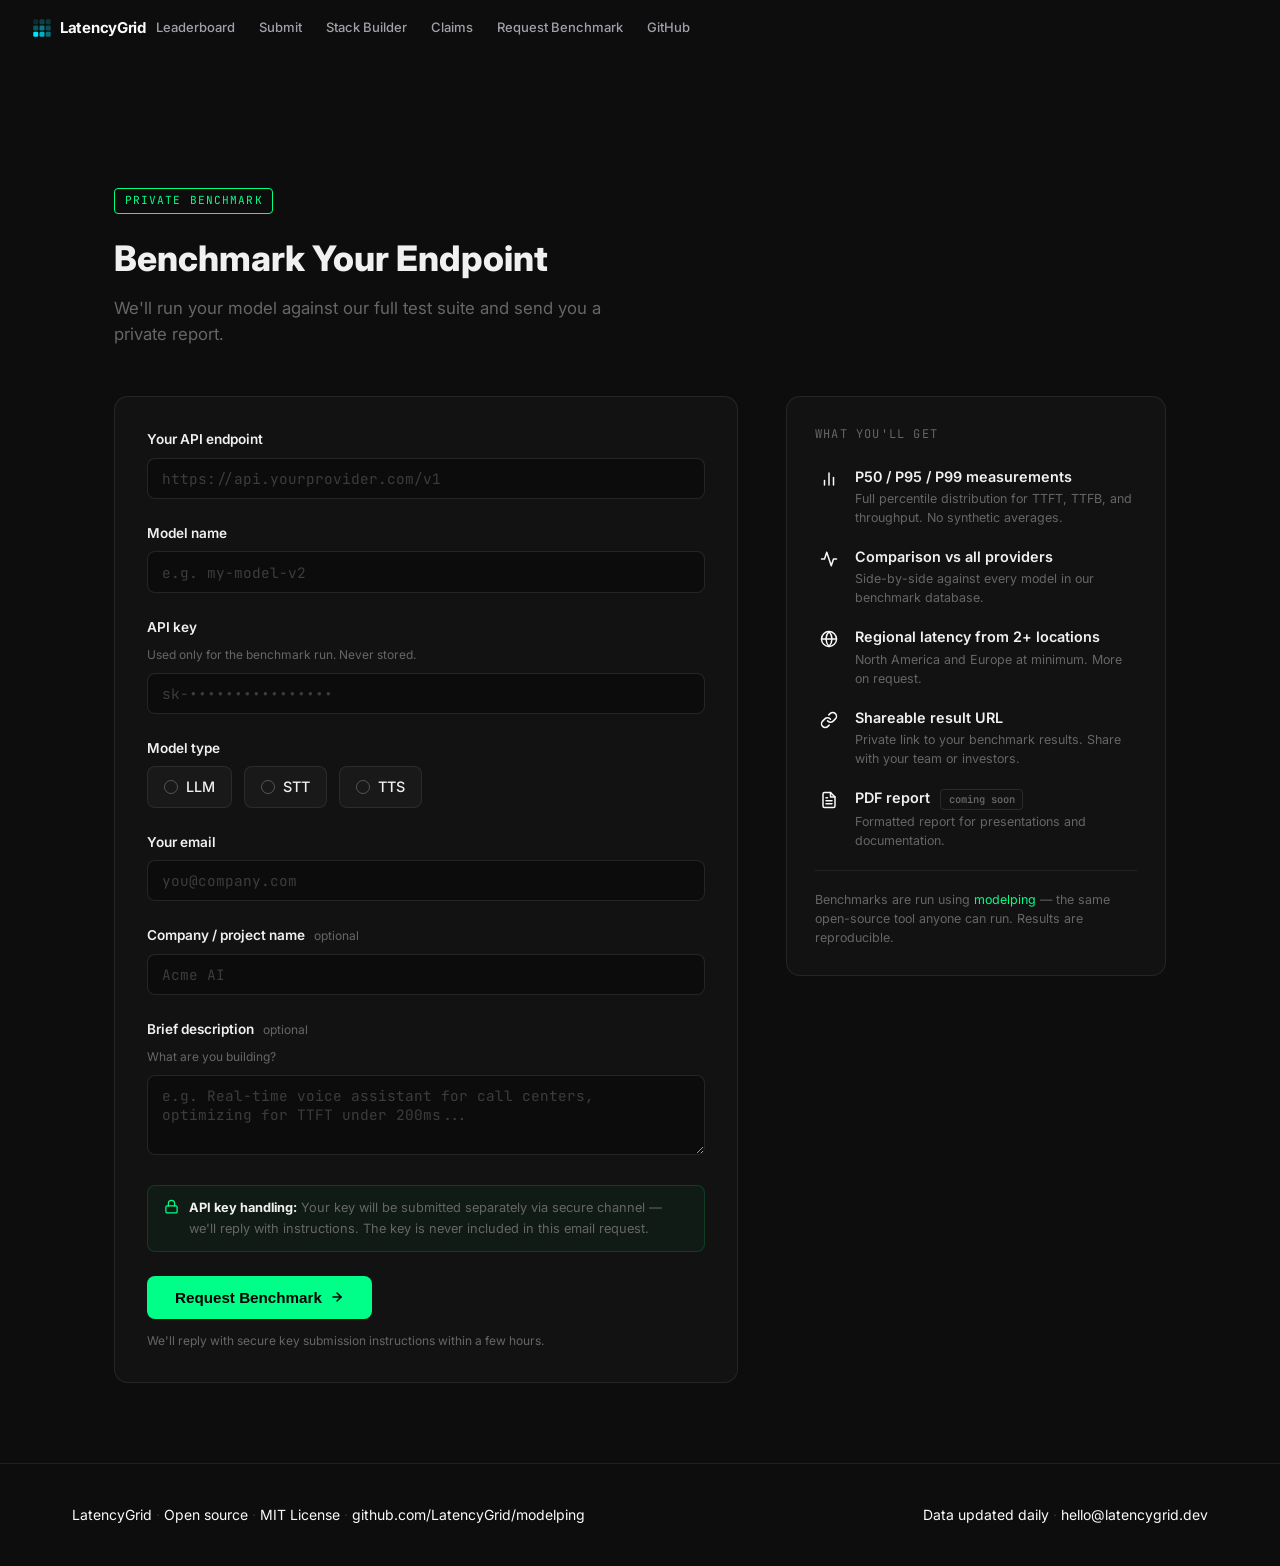
<file: benchmark.html>
<!DOCTYPE html>
<html lang="en">
<head>
  <meta charset="UTF-8" />
  <meta name="viewport" content="width=device-width, initial-scale=1.0" />
  <title>Benchmark Your Endpoint — LatencyGrid</title>
  <meta name="description" content="Request a private latency benchmark for your model endpoint. We'll run our full test suite and send you a private P50/P95/P99 report." />

  <meta property="og:title" content="Benchmark Your Endpoint — LatencyGrid" />
  <meta property="og:description" content="Request a private benchmark for your model. P50/P95/P99, regional latency, comparison vs all major providers." />
  <meta property="og:url" content="https://latencygrid.dev/benchmark" />
  <meta property="og:type" content="website" />
  <meta property="og:image" content="https://latencygrid.dev/og-image.png" />
  <meta name="twitter:card" content="summary_large_image" />

  <link rel="preconnect" href="https://fonts.googleapis.com" />
  <link rel="preconnect" href="https://fonts.gstatic.com" crossorigin />
  <link href="https://fonts.googleapis.com/css2?family=Inter:wght@400;500;600;700;800&family=JetBrains+Mono:wght@400;500;600&display=swap" rel="stylesheet" />
  <link rel="stylesheet" href="styles.css" />

  <style>
    /* ── Benchmark page styles ── */
    .benchmark-main {
      max-width: 1100px;
      margin: 0 auto;
      padding: 3rem 1.5rem 5rem;
    }

    .benchmark-header {
      margin-bottom: 3rem;
    }

    .benchmark-header-badge {
      display: inline-block;
      font-size: 0.7rem;
      font-family: 'JetBrains Mono', monospace;
      color: var(--accent);
      border: 1px solid var(--accent);
      padding: 0.2rem 0.6rem;
      border-radius: 4px;
      text-transform: uppercase;
      letter-spacing: 0.1em;
      margin-bottom: 1rem;
    }

    .benchmark-header h1 {
      font-size: 2.2rem;
      font-weight: 800;
      color: var(--text);
      margin-bottom: 0.5rem;
    }

    .benchmark-header p {
      color: var(--dim);
      font-size: 1.05rem;
      max-width: 520px;
    }

    /* Two-col layout */
    .benchmark-layout {
      display: grid;
      grid-template-columns: 1fr 380px;
      gap: 3rem;
      align-items: start;
    }

    @media (max-width: 820px) {
      .benchmark-layout {
        grid-template-columns: 1fr;
      }
      .benchmark-what-youll-get {
        order: -1;
      }
    }

    /* ── Form ── */
    .benchmark-form {
      background: rgba(255,255,255,0.025);
      border: 1px solid rgba(255,255,255,0.08);
      border-radius: 14px;
      padding: 2rem;
    }

    .form-group {
      margin-bottom: 1.5rem;
    }

    .form-label {
      display: block;
      font-size: 0.85rem;
      font-weight: 600;
      color: var(--text);
      margin-bottom: 0.4rem;
    }

    .form-label-optional {
      font-weight: 400;
      color: var(--dim);
      font-size: 0.75rem;
      margin-left: 0.4rem;
    }

    .form-hint {
      font-size: 0.75rem;
      color: var(--dim);
      margin-bottom: 0.5rem;
    }

    .form-input,
    .form-textarea {
      width: 100%;
      background: rgba(0,0,0,0.3);
      border: 1px solid rgba(255,255,255,0.1);
      border-radius: 8px;
      padding: 0.65rem 0.85rem;
      font-size: 0.9rem;
      font-family: 'JetBrains Mono', monospace;
      color: var(--text);
      outline: none;
      transition: border-color 0.2s;
      box-sizing: border-box;
    }

    .form-input::placeholder,
    .form-textarea::placeholder {
      color: rgba(255,255,255,0.2);
    }

    .form-input:focus,
    .form-textarea:focus {
      border-color: rgba(0,255,136,0.4);
    }

    .form-textarea {
      resize: vertical;
      min-height: 80px;
    }

    /* Radio group */
    .form-radio-group {
      display: flex;
      gap: 0.75rem;
      flex-wrap: wrap;
    }

    .form-radio-label {
      display: flex;
      align-items: center;
      gap: 0.5rem;
      cursor: pointer;
      padding: 0.5rem 1rem;
      background: rgba(255,255,255,0.03);
      border: 1.5px solid rgba(255,255,255,0.08);
      border-radius: 8px;
      font-size: 0.9rem;
      font-weight: 500;
      color: var(--text);
      transition: border-color 0.2s, background 0.2s;
      user-select: none;
    }

    .form-radio-label:hover {
      border-color: rgba(255,255,255,0.2);
    }

    .form-radio-label input[type="radio"] {
      display: none;
    }

    .form-radio-label:has(input:checked) {
      border-color: var(--accent);
      background: rgba(0,255,136,0.06);
    }

    .form-radio-dot {
      width: 14px;
      height: 14px;
      border-radius: 50%;
      border: 1.5px solid rgba(255,255,255,0.25);
      display: flex;
      align-items: center;
      justify-content: center;
      flex-shrink: 0;
      transition: border-color 0.2s;
    }

    .form-radio-label:has(input:checked) .form-radio-dot {
      border-color: var(--accent);
      background: var(--accent);
    }

    /* Privacy note */
    .form-privacy-note {
      display: flex;
      align-items: flex-start;
      gap: 0.6rem;
      background: rgba(0,255,136,0.04);
      border: 1px solid rgba(0,255,136,0.15);
      border-radius: 8px;
      padding: 0.75rem 1rem;
      font-size: 0.8rem;
      color: var(--dim);
      margin-bottom: 1.5rem;
    }

    .form-privacy-note svg {
      flex-shrink: 0;
      margin-top: 1px;
      color: var(--accent);
    }

    /* Submit */
    .form-submit {
      display: inline-flex;
      align-items: center;
      gap: 0.5rem;
      padding: 0.8rem 1.75rem;
      background: var(--accent);
      color: #000;
      font-weight: 700;
      font-size: 0.95rem;
      border: none;
      border-radius: 8px;
      cursor: pointer;
      transition: opacity 0.2s, transform 0.15s;
    }

    .form-submit:hover {
      opacity: 0.88;
      transform: translateY(-1px);
    }

    .form-key-note {
      margin-top: 0.75rem;
      font-size: 0.75rem;
      color: var(--dim);
    }

    /* ── Confirmation ── */
    .form-confirmation {
      display: none;
      text-align: center;
      padding: 3rem 1.5rem;
      animation: confReveal 0.4s ease both;
    }

    @keyframes confReveal {
      from { opacity: 0; transform: scale(0.95); }
      to   { opacity: 1; transform: scale(1); }
    }

    .form-confirmation-icon {
      font-size: 3rem;
      margin-bottom: 1rem;
    }

    .form-confirmation h3 {
      font-size: 1.4rem;
      font-weight: 700;
      color: var(--text);
      margin-bottom: 0.5rem;
    }

    .form-confirmation p {
      color: var(--dim);
      font-size: 0.95rem;
    }

    /* ── What you'll get ── */
    .benchmark-what-youll-get {
      position: sticky;
      top: 2rem;
    }

    .wyg-card {
      background: rgba(255,255,255,0.025);
      border: 1px solid rgba(255,255,255,0.08);
      border-radius: 14px;
      padding: 1.75rem;
    }

    .wyg-title {
      font-size: 0.75rem;
      font-family: 'JetBrains Mono', monospace;
      color: var(--dim);
      text-transform: uppercase;
      letter-spacing: 0.1em;
      margin-bottom: 1.25rem;
    }

    .wyg-item {
      display: flex;
      align-items: flex-start;
      gap: 0.75rem;
      margin-bottom: 1.1rem;
    }

    .wyg-item:last-child {
      margin-bottom: 0;
    }

    .wyg-icon {
      font-size: 1.2rem;
      flex-shrink: 0;
      width: 1.75rem;
      text-align: center;
      margin-top: 1px;
    }

    .wyg-item-content {
    }

    .wyg-item-title {
      font-size: 0.9rem;
      font-weight: 600;
      color: var(--text);
      margin-bottom: 0.15rem;
    }

    .wyg-item-sub {
      font-size: 0.78rem;
      color: var(--dim);
      line-height: 1.5;
    }

    .wyg-coming-soon {
      display: inline-block;
      font-size: 0.65rem;
      font-family: 'JetBrains Mono', monospace;
      color: var(--dim);
      border: 1px solid rgba(255,255,255,0.1);
      padding: 0.1rem 0.45rem;
      border-radius: 4px;
      margin-left: 0.4rem;
      vertical-align: middle;
    }

    .wyg-divider {
      border: none;
      border-top: 1px solid rgba(255,255,255,0.07);
      margin: 1.25rem 0;
    }

    .wyg-note {
      font-size: 0.78rem;
      color: var(--dim);
      line-height: 1.5;
    }

    /* CSS variables fallbacks */
    :root {
      --accent: #00ff88;
      --dim: #666;
      --text: #f0f0f0;
      --bg: #0d0d0d;
    }
  </style>
  <!-- Google tag (gtag.js) -->
  <script async src="https://www.googletagmanager.com/gtag/js?id=G-3ZHVHFF3VL"></script>
  <script>
    window.dataLayer = window.dataLayer || [];
    function gtag(){dataLayer.push(arguments);}
    gtag('js', new Date());
    gtag('config', 'G-3ZHVHFF3VL');
  </script>
</head>
<body>

  <!-- NAV -->
  <section class="hero" style="padding-bottom: 0; min-height: auto;">
    <nav class="nav">
      <a href="/" class="nav-logo">
        <img src="/logo.svg" width="20" height="20" alt="LatencyGrid" style="display:inline-block;vertical-align:middle;">
        LatencyGrid
      </a>
      <div class="nav-links">
        <a href="/leaderboard">Leaderboard</a>
        <a href="/submit">Submit</a>
        <a href="/quiz">Stack Builder</a>
        <a href="/claims">Claims</a>
        <a href="/benchmark" class="nav-active">Request Benchmark</a>
        <a href="https://github.com/LatencyGrid/modelping" target="_blank" rel="noopener">GitHub</a>
      </div>
    </nav>
  </section>

  <!-- MAIN -->
  <main class="benchmark-main">

    <div class="benchmark-header">
      <div class="benchmark-header-badge">Private benchmark</div>
      <h1>Benchmark Your Endpoint</h1>
      <p>We'll run your model against our full test suite and send you a private report.</p>
    </div>

    <div class="benchmark-layout">

      <!-- ── Form column ── -->
      <div>
        <div class="benchmark-form" id="benchmarkForm">

          <div class="form-group">
            <label class="form-label" for="apiEndpoint">Your API endpoint</label>
            <input class="form-input" type="url" id="apiEndpoint" name="apiEndpoint"
              placeholder="https://api.yourprovider.com/v1" required />
          </div>

          <div class="form-group">
            <label class="form-label" for="modelName">Model name</label>
            <input class="form-input" type="text" id="modelName" name="modelName"
              placeholder="e.g. my-model-v2" required />
          </div>

          <div class="form-group">
            <label class="form-label" for="apiKey">API key</label>
            <div class="form-hint">Used only for the benchmark run. Never stored.</div>
            <input class="form-input" type="password" id="apiKey" name="apiKey"
              placeholder="sk-••••••••••••••••" autocomplete="off" required />
          </div>

          <div class="form-group">
            <label class="form-label">Model type</label>
            <div class="form-radio-group">
              <label class="form-radio-label">
                <input type="radio" name="modelType" value="LLM" />
                <span class="form-radio-dot"></span>
                LLM
              </label>
              <label class="form-radio-label">
                <input type="radio" name="modelType" value="STT" />
                <span class="form-radio-dot"></span>
                STT
              </label>
              <label class="form-radio-label">
                <input type="radio" name="modelType" value="TTS" />
                <span class="form-radio-dot"></span>
                TTS
              </label>
            </div>
          </div>

          <div class="form-group">
            <label class="form-label" for="email">Your email</label>
            <input class="form-input" type="email" id="email" name="email"
              placeholder="you@company.com" required />
          </div>

          <div class="form-group">
            <label class="form-label" for="company">
              Company / project name
              <span class="form-label-optional">optional</span>
            </label>
            <input class="form-input" type="text" id="company" name="company"
              placeholder="Acme AI" />
          </div>

          <div class="form-group">
            <label class="form-label" for="description">
              Brief description
              <span class="form-label-optional">optional</span>
            </label>
            <div class="form-hint">What are you building?</div>
            <textarea class="form-textarea" id="description" name="description" rows="3"
              placeholder="e.g. Real-time voice assistant for call centers, optimizing for TTFT under 200ms..."></textarea>
          </div>

          <div class="form-privacy-note">
            <svg width="15" height="15" viewBox="0 0 24 24" fill="none" stroke="currentColor" stroke-width="2" stroke-linecap="round" stroke-linejoin="round">
              <rect x="3" y="11" width="18" height="11" rx="2" ry="2"></rect>
              <path d="M7 11V7a5 5 0 0 1 10 0v4"></path>
            </svg>
            <span>
              <strong style="color: var(--text);">API key handling:</strong> Your key will be submitted separately via secure channel — we'll reply with instructions. The key is never included in this email request.
            </span>
          </div>

          <button class="form-submit" onclick="submitForm()">
            Request Benchmark
            <svg width="14" height="14" viewBox="0 0 24 24" fill="none" stroke="currentColor" stroke-width="2.5" stroke-linecap="round" stroke-linejoin="round">
              <line x1="5" y1="12" x2="19" y2="12"></line>
              <polyline points="12 5 19 12 12 19"></polyline>
            </svg>
          </button>
          <div class="form-key-note">We'll reply with secure key submission instructions within a few hours.</div>
        </div>

        <!-- Confirmation -->
        <div class="benchmark-form form-confirmation" id="formConfirmation">
          <div class="form-confirmation-icon">
            <svg width="28" height="28" viewBox="0 0 24 24" fill="none" stroke="#00ff88" stroke-width="2.5" stroke-linecap="round" stroke-linejoin="round"><polyline points="20 6 9 17 4 12"></polyline></svg>
          </div>
          <h3>Request received.</h3>
          <p>We'll be in touch within 24 hours with your benchmark results.<br>
          Check your inbox — we'll reply with secure key submission instructions first.</p>
        </div>
      </div>

      <!-- ── What you'll get column ── -->
      <div class="benchmark-what-youll-get">
        <div class="wyg-card">
          <div class="wyg-title">What you'll get</div>

          <div class="wyg-item">
            <div class="wyg-icon"><svg width="18" height="18" viewBox="0 0 24 24" fill="none" stroke="currentColor" stroke-width="2" stroke-linecap="round" stroke-linejoin="round"><line x1="18" y1="20" x2="18" y2="10"></line><line x1="12" y1="20" x2="12" y2="4"></line><line x1="6" y1="20" x2="6" y2="14"></line></svg></div>
            <div class="wyg-item-content">
              <div class="wyg-item-title">P50 / P95 / P99 measurements</div>
              <div class="wyg-item-sub">Full percentile distribution for TTFT, TTFB, and throughput. No synthetic averages.</div>
            </div>
          </div>

          <div class="wyg-item">
            <div class="wyg-icon"><svg width="18" height="18" viewBox="0 0 24 24" fill="none" stroke="currentColor" stroke-width="2" stroke-linecap="round" stroke-linejoin="round"><polyline points="22 12 18 12 15 21 9 3 6 12 2 12"></polyline></svg></div>
            <div class="wyg-item-content">
              <div class="wyg-item-title">Comparison vs all providers</div>
              <div class="wyg-item-sub">Side-by-side against every model in our benchmark database.</div>
            </div>
          </div>

          <div class="wyg-item">
            <div class="wyg-icon"><svg width="18" height="18" viewBox="0 0 24 24" fill="none" stroke="currentColor" stroke-width="2" stroke-linecap="round" stroke-linejoin="round"><circle cx="12" cy="12" r="10"></circle><line x1="2" y1="12" x2="22" y2="12"></line><path d="M12 2a15.3 15.3 0 0 1 4 10 15.3 15.3 0 0 1-4 10 15.3 15.3 0 0 1-4-10 15.3 15.3 0 0 1 4-10z"></path></svg></div>
            <div class="wyg-item-content">
              <div class="wyg-item-title">Regional latency from 2+ locations</div>
              <div class="wyg-item-sub">North America and Europe at minimum. More on request.</div>
            </div>
          </div>

          <div class="wyg-item">
            <div class="wyg-icon"><svg width="18" height="18" viewBox="0 0 24 24" fill="none" stroke="currentColor" stroke-width="2" stroke-linecap="round" stroke-linejoin="round"><path d="M10 13a5 5 0 0 0 7.54.54l3-3a5 5 0 0 0-7.07-7.07l-1.72 1.71"></path><path d="M14 11a5 5 0 0 0-7.54-.54l-3 3a5 5 0 0 0 7.07 7.07l1.71-1.71"></path></svg></div>
            <div class="wyg-item-content">
              <div class="wyg-item-title">Shareable result URL</div>
              <div class="wyg-item-sub">Private link to your benchmark results. Share with your team or investors.</div>
            </div>
          </div>

          <div class="wyg-item">
            <div class="wyg-icon"><svg width="18" height="18" viewBox="0 0 24 24" fill="none" stroke="currentColor" stroke-width="2" stroke-linecap="round" stroke-linejoin="round"><path d="M14 2H6a2 2 0 0 0-2 2v16a2 2 0 0 0 2 2h12a2 2 0 0 0 2-2V8z"></path><polyline points="14 2 14 8 20 8"></polyline><line x1="16" y1="13" x2="8" y2="13"></line><line x1="16" y1="17" x2="8" y2="17"></line><polyline points="10 9 9 9 8 9"></polyline></svg></div>
            <div class="wyg-item-content">
              <div class="wyg-item-title">
                PDF report
                <span class="wyg-coming-soon">coming soon</span>
              </div>
              <div class="wyg-item-sub">Formatted report for presentations and documentation.</div>
            </div>
          </div>

          <hr class="wyg-divider" />

          <div class="wyg-note">
            Benchmarks are run using <a href="https://github.com/latencygrid/modelping" target="_blank" rel="noopener" style="color: var(--accent);">modelping</a> — the same open-source tool anyone can run. Results are reproducible.
          </div>
        </div>
      </div>

    </div>
  </main>

  <!-- FOOTER -->
  <footer class="footer">
    <div class="container footer-inner">
      <div class="footer-left">
        <span class="footer-logo">LatencyGrid</span>
        <span class="footer-sep">·</span>
        <span class="footer-dim">Open source</span>
        <span class="footer-sep">·</span>
        <span class="footer-dim">MIT License</span>
        <span class="footer-sep">·</span>
        <a href="https://github.com/LatencyGrid/modelping" target="_blank" rel="noopener" class="footer-dim footer-link">github.com/LatencyGrid/modelping</a>
      </div>
      <div class="footer-right">
        <span class="footer-dim">Data updated daily</span>
        <span class="footer-sep">·</span>
        <a href="mailto:hello@latencygrid.dev" class="footer-dim footer-link">hello@latencygrid.dev</a>
      </div>
    </div>
  </footer>

  <script>
    function submitForm() {
      // Gather values
      var endpoint = document.getElementById('apiEndpoint').value.trim();
      var modelName = document.getElementById('modelName').value.trim();
      var email = document.getElementById('email').value.trim();
      var company = document.getElementById('company').value.trim();
      var description = document.getElementById('description').value.trim();
      var modelTypeEl = document.querySelector('input[name="modelType"]:checked');
      var modelType = modelTypeEl ? modelTypeEl.value : '';

      // Basic validation
      if (!endpoint || !modelName || !email || !modelType) {
        alert('Please fill in the required fields: API endpoint, model name, model type, and email.');
        return;
      }

      // Build mailto body (exclude API key)
      var subject = 'Benchmark Request' + (company ? ' - ' + company : '');
      var bodyLines = [
        'Benchmark Request',
        '─────────────────',
        'API Endpoint: ' + endpoint,
        'Model Name: ' + modelName,
        'Model Type: ' + modelType,
        'Email: ' + email,
        'Company / Project: ' + (company || '(not provided)'),
        '',
        'Description:',
        description || '(not provided)',
        '',
        '─────────────────',
        'Note: API key will be shared separately via secure channel.',
        'Submitted via latencygrid.dev/benchmark'
      ];

      var mailtoUrl = 'mailto:hello@latencygrid.dev'
        + '?subject=' + encodeURIComponent(subject)
        + '&body=' + encodeURIComponent(bodyLines.join('\n'));

      // Open mailto
      window.location.href = mailtoUrl;

      // Show confirmation after a short delay (give client time to open mail app)
      setTimeout(function() {
        document.getElementById('benchmarkForm').style.display = 'none';
        var conf = document.getElementById('formConfirmation');
        conf.style.display = 'block';
      }, 800);
    }
  </script>
</body>
</html>
</file>
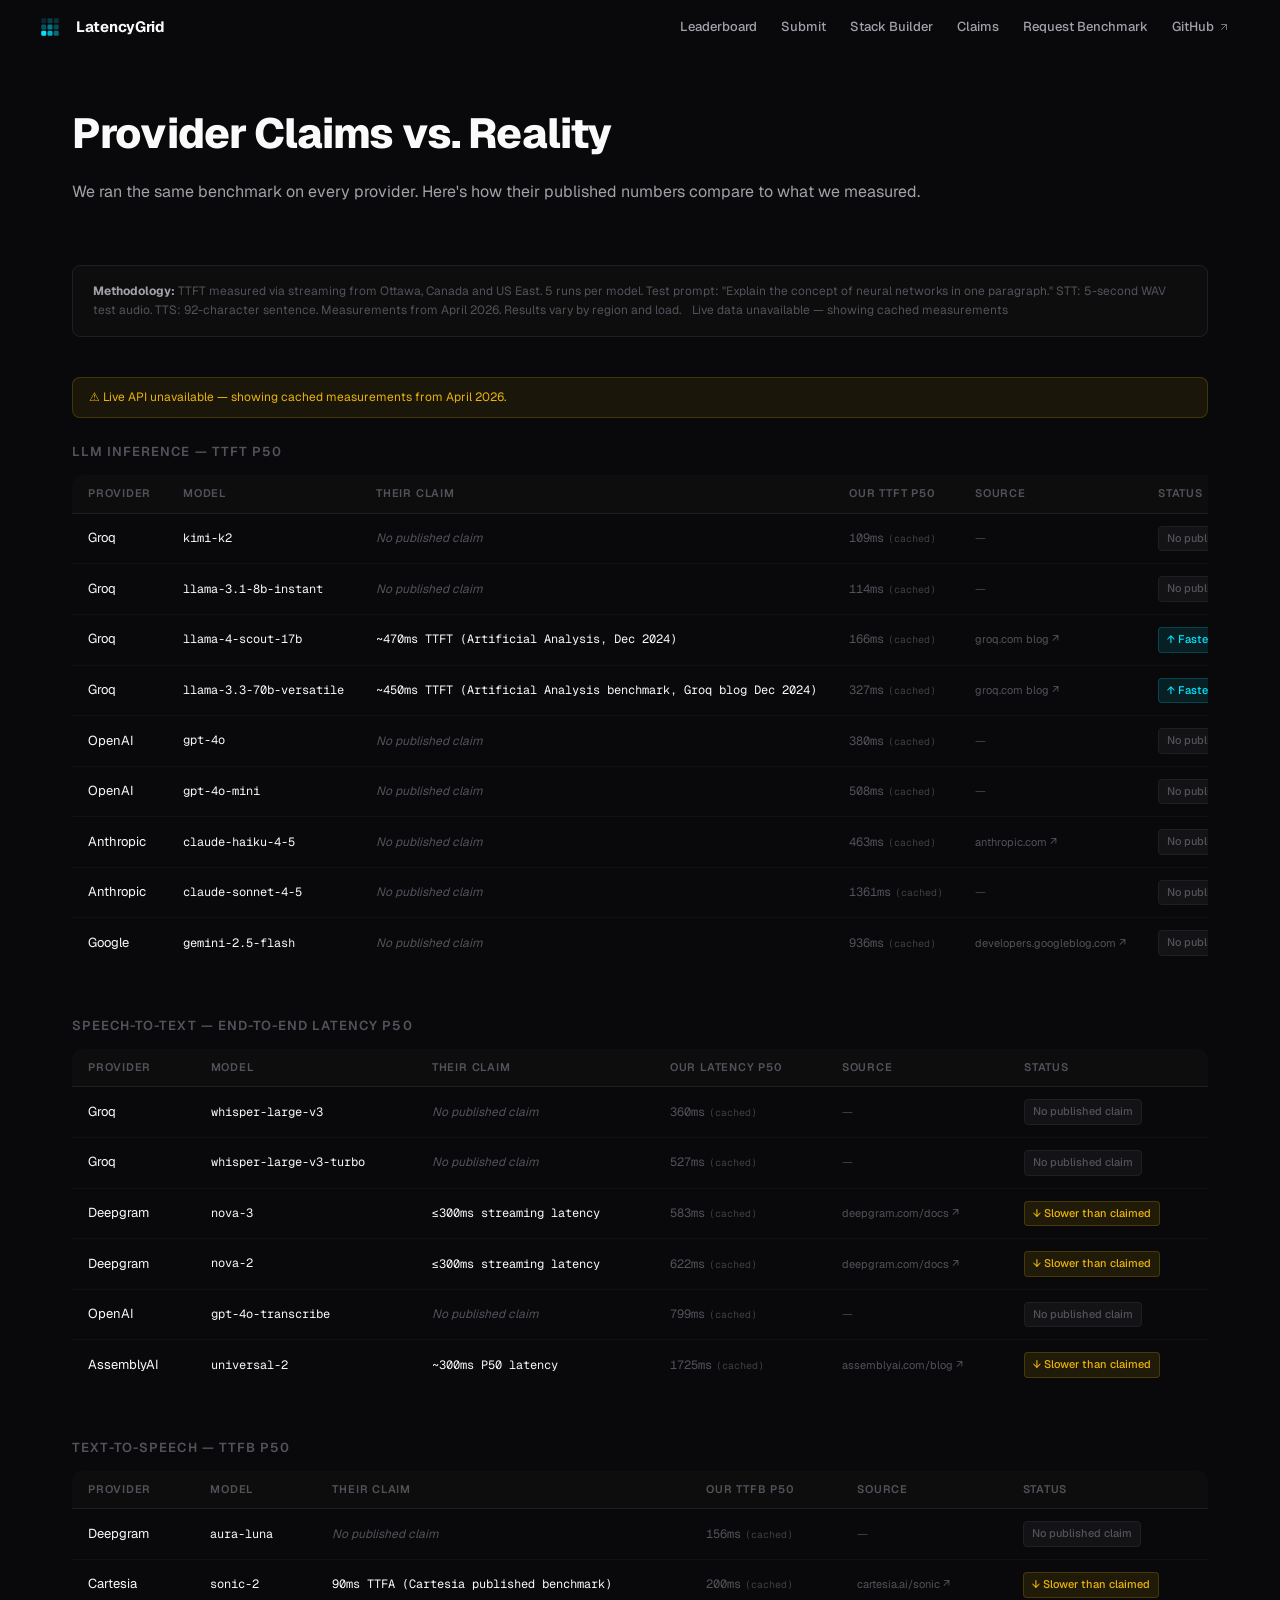
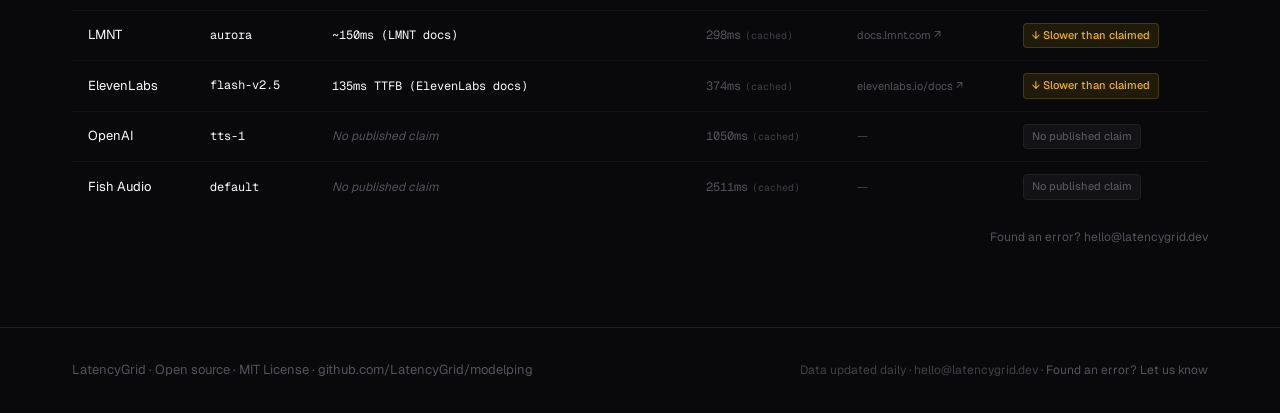
<file: claims.html>
<!DOCTYPE html>
<html lang="en">
<head>
  <meta charset="UTF-8" />
  <meta name="viewport" content="width=device-width, initial-scale=1.0" />
  <title>Provider Claims vs. Reality — LatencyGrid</title>
  <meta name="description" content="We ran the same benchmark on every AI provider. Here's how their published latency claims compare to what we actually measured." />
  <meta property="og:title" content="Provider Claims vs. Reality — LatencyGrid" />
  <meta property="og:description" content="Published latency numbers vs. real-world measurements for LLM, STT, and TTS providers." />
  <meta property="og:type" content="website" />

  <link rel="preconnect" href="https://fonts.googleapis.com" />
  <link rel="preconnect" href="https://fonts.gstatic.com" crossorigin />
  <link href="https://fonts.googleapis.com/css2?family=Geist:wght@300;400;500;600;700&family=Geist+Mono:wght@400;500&display=swap" rel="stylesheet" />
  <link rel="stylesheet" href="styles.css" />
  <link rel="icon" type="image/svg+xml" href="/favicon.svg">
  <link rel="icon" type="image/png" sizes="32x32" href="/favicon-32.png">
  <link rel="apple-touch-icon" href="/favicon-32.png">

  <style>
    @keyframes loadingPulse {
      0%, 100% { opacity: 1; }
      50% { opacity: 0.3; }
    }

    .claims-table-wrapper { overflow-x: auto; margin-bottom: 48px; }
    .claims-section-title { font-size: 13px; font-weight: 600; color: #52525b; text-transform: uppercase; letter-spacing: 0.08em; margin: 0 0 12px; }
    .claims-table { width: 100%; border-collapse: collapse; font-size: 13px; }
    .claims-table th { background: #0d0d0d; color: #52525b; font-size: 11px; font-weight: 600; text-transform: uppercase; letter-spacing: 0.07em; padding: 10px 16px; text-align: left; border-bottom: 1px solid #1f1f23; white-space: nowrap; }
    .claims-table td { padding: 12px 16px; color: #fafafa; border-bottom: 1px solid #111; vertical-align: middle; }
    .claims-table tr:last-child td { border-bottom: none; }
    .claims-table tr:hover td { background: rgba(255,255,255,0.02); }
    .claims-table td.mono { font-family: 'Geist Mono', monospace; font-size: 12px; }
    .claims-table td.muted { color: #52525b; }

    .status-badge { display: inline-block; font-size: 11px; font-weight: 500; padding: 3px 8px; border-radius: 4px; white-space: nowrap; }
    .status-matches { background: rgba(34,197,94,0.1); color: #22c55e; border: 1px solid rgba(34,197,94,0.2); }
    .status-faster { background: rgba(0,229,255,0.1); color: #00e5ff; border: 1px solid rgba(0,229,255,0.2); }
    .status-slower { background: rgba(234,179,8,0.1); color: #eab308; border: 1px solid rgba(234,179,8,0.2); }
    .status-none { background: rgba(255,255,255,0.04); color: #52525b; border: 1px solid #1f1f23; }
    .status-loading { background: transparent; color: #52525b; border: 1px solid #1f1f23; animation: loadingPulse 1.2s ease-in-out infinite; }

    .provider-dot { display: inline-block; width: 8px; height: 8px; border-radius: 50%; margin-right: 6px; vertical-align: middle; }
    .source-link { color: #52525b; font-size: 11px; text-decoration: none; }
    .source-link:hover { color: #a1a1aa; }
    .no-claim { color: #52525b; font-style: italic; }

    .api-error-banner { display: none; background: rgba(234,179,8,0.08); border: 1px solid rgba(234,179,8,0.2); border-radius: 8px; padding: 10px 16px; font-size: 12px; color: #eab308; margin-bottom: 24px; }

    .measured-loading { font-family: 'Geist Mono', monospace; font-size: 12px; color: #52525b; animation: loadingPulse 1.2s ease-in-out infinite; }
    .measured-value { font-family: 'Geist Mono', monospace; font-size: 13px; font-weight: 600; color: #fafafa; }
    .measured-cached { font-family: 'Geist Mono', monospace; font-size: 12px; color: #52525b; }
    .cached-label { font-size: 10px; color: #3f3f46; margin-left: 4px; }
    .claim-value { font-family: 'Geist Mono', monospace; font-size: 12px; }
    .claim-none { font-size: 12px; color: #52525b; font-style: italic; }
    .source-none { font-size: 12px; color: #3f3f46; }
  </style>
  <!-- Google tag (gtag.js) -->
  <script async src="https://www.googletagmanager.com/gtag/js?id=G-3ZHVHFF3VL"></script>
  <script>
    window.dataLayer = window.dataLayer || [];
    function gtag(){dataLayer.push(arguments);}
    gtag('js', new Date());
    gtag('config', 'G-3ZHVHFF3VL');
  </script>
</head>
<body>

<!-- ===== NAV ===== -->
<nav class="nav" id="nav">
  <div class="nav-inner">
    <a href="/" class="nav-logo">
      <img src="/logo.svg" width="20" height="20" alt="LatencyGrid" style="display:inline-block;vertical-align:middle;margin-right:8px;">
      LatencyGrid
    </a>
    <button class="nav-mobile-toggle" id="mobileToggle" aria-label="Toggle navigation">
      <svg width="18" height="18" viewBox="0 0 24 24" fill="none" stroke="currentColor" stroke-width="2" stroke-linecap="round">
        <line x1="3" y1="6" x2="21" y2="6"/>
        <line x1="3" y1="12" x2="21" y2="12"/>
        <line x1="3" y1="18" x2="21" y2="18"/>
      </svg>
    </button>
    <ul class="nav-links" id="navLinks">
      <li><a href="/leaderboard.html">Leaderboard</a></li>
      <li><a href="/submit">Submit</a></li>
      <li><a href="/quiz">Stack Builder</a></li>
      <li><a href="/claims" class="nav-active">Claims</a></li>
      <li><a href="/benchmark">Request Benchmark</a></li>
      <li>
        <a href="https://github.com/LatencyGrid/modelping" target="_blank" rel="noopener" class="nav-github">
          GitHub
          <svg width="12" height="12" viewBox="0 0 24 24" fill="none" stroke="currentColor" stroke-width="2" stroke-linecap="round" stroke-linejoin="round">
            <path d="M7 17L17 7M17 7H7M17 7v10"/>
          </svg>
        </a>
      </li>
    </ul>
  </div>
</nav>

<!-- ===== PAGE ===== -->
<main>
  <div style="padding: 100px 0 60px;">
    <div class="container">
      <h1 style="font-size: clamp(28px, 5vw, 42px); font-weight: 800; color: #fafafa; margin: 0 0 12px; letter-spacing: -0.02em;">Provider Claims vs. Reality</h1>
      <p style="font-size: 16px; color: #a1a1aa; margin: 0; line-height: 1.6;">We ran the same benchmark on every provider. Here's how their published numbers compare to what we measured.</p>
    </div>
  </div>

  <div class="container">

    <!-- Methodology -->
    <div style="background:#0d0d0d; border:1px solid #1f1f23; border-radius:8px; padding:16px 20px; margin-bottom:40px; font-size:12px; color:#52525b; line-height:1.6;">
      <strong style="color:#a1a1aa;">Methodology:</strong> TTFT measured via streaming from Ottawa, Canada and US East. 5 runs per model. Test prompt: "Explain the concept of neural networks in one paragraph." STT: 5-second WAV test audio. TTS: 92-character sentence. Measurements from April 2026. Results vary by region and load.
      <span id="claimsLastUpdated" style="margin-left:8px;"></span>
    </div>

    <!-- API error banner -->
    <div class="api-error-banner" id="apiBanner">
      ⚠ Live API unavailable — showing cached measurements from April 2026.
    </div>

    <!-- ═══════════════════════════════ LLM TABLE ═══════════════════════════════ -->
    <p class="claims-section-title">LLM Inference — TTFT P50</p>
    <div class="claims-table-wrapper">
      <table class="claims-table" id="llmTable">
        <thead>
          <tr>
            <th>Provider</th>
            <th>Model</th>
            <th>Their Claim</th>
            <th>Our TTFT P50</th>
            <th>Source</th>
            <th>Status</th>
          </tr>
        </thead>
        <tbody id="llmBody">
          <!-- rows injected by JS -->
        </tbody>
      </table>
    </div>

    <!-- ═══════════════════════════════ STT TABLE ═══════════════════════════════ -->
    <p class="claims-section-title">Speech-to-Text — End-to-End Latency P50</p>
    <div class="claims-table-wrapper">
      <table class="claims-table" id="sttTable">
        <thead>
          <tr>
            <th>Provider</th>
            <th>Model</th>
            <th>Their Claim</th>
            <th>Our Latency P50</th>
            <th>Source</th>
            <th>Status</th>
          </tr>
        </thead>
        <tbody id="sttBody">
        </tbody>
      </table>
    </div>

    <!-- ═══════════════════════════════ TTS TABLE ═══════════════════════════════ -->
    <p class="claims-section-title">Text-to-Speech — TTFB P50</p>
    <div class="claims-table-wrapper">
      <table class="claims-table" id="ttsTable">
        <thead>
          <tr>
            <th>Provider</th>
            <th>Model</th>
            <th>Their Claim</th>
            <th>Our TTFB P50</th>
            <th>Source</th>
            <th>Status</th>
          </tr>
        </thead>
        <tbody id="ttsBody">
        </tbody>
      </table>
    </div>

    <p style="font-size:12px; color:#52525b; text-align:right; margin-top:-32px; margin-bottom:0;">
      Found an error? <a href="mailto:hello@latencygrid.dev?subject=Claims correction" style="color:#52525b;">hello@latencygrid.dev</a>
    </p>

  </div>
</main>

<!-- ===== FOOTER ===== -->
<footer style="border-top:1px solid #1f1f23; padding:32px 0; margin-top:80px;">
  <div class="container" style="display:flex; justify-content:space-between; align-items:center; flex-wrap:wrap; gap:16px;">
    <div style="font-size:13px; color:#52525b;">LatencyGrid · Open source · MIT License · <a href="https://github.com/LatencyGrid/modelping" style="color:#52525b;">github.com/LatencyGrid/modelping</a></div>
    <div style="font-size:12px; color:#3f3f46;">Data updated daily · hello@latencygrid.dev · <a href="mailto:hello@latencygrid.dev?subject=Claims correction" style="color:#52525b;">Found an error? Let us know</a></div>
  </div>
</footer>

<!-- ===== NAV JS ===== -->
<script>
  window.addEventListener('scroll', () => {
    document.getElementById('nav').classList.toggle('scrolled', window.scrollY > 20);
  });
  document.getElementById('mobileToggle').addEventListener('click', () => {
    document.getElementById('navLinks').classList.toggle('open');
  });
</script>

<!-- ===== CLAIMS DATA + LIVE FETCH ===== -->
<script>
// ─────────────────────────────────────────────────────────────────────────────
// 1. HARDCODED PROVIDER CLAIMS (never change from API — these are what they published)
// ─────────────────────────────────────────────────────────────────────────────

var LLM_CLAIMS = [
  {
    provider: 'Groq',
    model: 'moonshotai/kimi-k2-instruct',
    modelShort: 'kimi-k2',
    apiKey: 'moonshotai/kimi-k2-instruct',
    claimMs: null,
    claimText: 'No published claim',
    sourceUrl: null,
    sourceLabel: null,
    fallbackMs: 109
  },
  {
    provider: 'Groq',
    model: 'llama-3.1-8b-instant',
    modelShort: 'llama-3.1-8b-instant',
    apiKey: 'llama-3.1-8b-instant',
    claimMs: null,
    claimText: 'No published claim',
    sourceUrl: null,
    sourceLabel: null,
    fallbackMs: 114
  },
  {
    provider: 'Groq',
    model: 'meta-llama/llama-4-scout-17b-16e-instruct',
    modelShort: 'llama-4-scout-17b',
    apiKey: 'meta-llama/llama-4-scout-17b-16e-instruct',
    // Groq blog cites Artificial Analysis: 0.47s TTFT for Llama 4 Scout
    claimMs: 470,
    claimText: '~470ms TTFT (Artificial Analysis, Dec 2024)',
    sourceUrl: 'https://groq.com/blog/new-ai-inference-speed-benchmark-for-llama-3-3-70b-powered-by-groq',
    sourceLabel: 'groq.com blog',
    fallbackMs: 166
  },
  {
    provider: 'Groq',
    model: 'llama-3.3-70b-versatile',
    modelShort: 'llama-3.3-70b-versatile',
    apiKey: 'llama-3.3-70b-versatile',
    // Groq published blog: 276 tokens/sec, Artificial Analysis TTFT for 3.1 70B ~0.45s
    claimMs: 450,
    claimText: '~450ms TTFT (Artificial Analysis benchmark, Groq blog Dec 2024)',
    sourceUrl: 'https://groq.com/blog/new-ai-inference-speed-benchmark-for-llama-3-3-70b-powered-by-groq',
    sourceLabel: 'groq.com blog',
    fallbackMs: 327
  },
  {
    provider: 'OpenAI',
    model: 'gpt-4o',
    modelShort: 'gpt-4o',
    apiKey: 'gpt-4o',
    // OpenAI has not published a specific TTFT number for API; voice mode 320ms is separate
    claimMs: null,
    claimText: 'No published claim',
    sourceUrl: null,
    sourceLabel: null,
    fallbackMs: 380
  },
  {
    provider: 'OpenAI',
    model: 'gpt-4o-mini',
    modelShort: 'gpt-4o-mini',
    apiKey: 'gpt-4o-mini',
    claimMs: null,
    claimText: 'No published claim',
    sourceUrl: null,
    sourceLabel: null,
    fallbackMs: 508
  },
  {
    provider: 'Anthropic',
    model: 'claude-haiku-4-5-20251001',
    modelShort: 'claude-haiku-4-5',
    apiKey: 'claude-haiku-4-5-20251001',
    // Anthropic announcement page: "runs up to 4-5x faster than Sonnet 4.5" — no specific ms
    claimMs: null,
    claimText: 'No published claim',
    sourceUrl: 'https://www.anthropic.com/news/claude-haiku-4-5',
    sourceLabel: 'anthropic.com',
    fallbackMs: 463
  },
  {
    provider: 'Anthropic',
    model: 'claude-sonnet-4-5-20250929',
    modelShort: 'claude-sonnet-4-5',
    apiKey: 'claude-sonnet-4-5-20250929',
    claimMs: null,
    claimText: 'No published claim',
    sourceUrl: null,
    sourceLabel: null,
    fallbackMs: 1361
  },
  {
    provider: 'Google',
    model: 'gemini-2.5-flash',
    modelShort: 'gemini-2.5-flash',
    apiKey: 'gemini-2.5-flash',
    // Google describes Gemini 2.5 Flash as "optimized for low latency" — no specific TTFT ms published
    claimMs: null,
    claimText: 'No published claim',
    sourceUrl: 'https://developers.googleblog.com/en/gemini-2-5-flash-is-now-stable/',
    sourceLabel: 'developers.googleblog.com',
    fallbackMs: 936
  }
];

var STT_CLAIMS = [
  {
    provider: 'Groq',
    model: 'whisper-large-v3',
    modelShort: 'whisper-large-v3',
    apiKey: 'whisper-large-v3',
    claimMs: null,
    claimText: 'No published claim',
    sourceUrl: null,
    sourceLabel: null,
    fallbackMs: 360
  },
  {
    provider: 'Groq',
    model: 'whisper-large-v3-turbo',
    modelShort: 'whisper-large-v3-turbo',
    apiKey: 'whisper-large-v3-turbo',
    claimMs: null,
    claimText: 'No published claim',
    sourceUrl: null,
    sourceLabel: null,
    fallbackMs: 527
  },
  {
    provider: 'Deepgram',
    model: 'nova-3',
    modelShort: 'nova-3',
    apiKey: 'nova-3',
    // Deepgram published: "300ms or less for streaming" — Nova-3 parity latency with Nova-2
    claimMs: 300,
    claimText: '≤300ms streaming latency',
    sourceUrl: 'https://developers.deepgram.com/docs/measuring-streaming-latency',
    sourceLabel: 'deepgram.com/docs',
    fallbackMs: 583
  },
  {
    provider: 'Deepgram',
    model: 'nova-2',
    modelShort: 'nova-2',
    apiKey: 'nova-2',
    claimMs: 300,
    claimText: '≤300ms streaming latency',
    sourceUrl: 'https://developers.deepgram.com/docs/measuring-streaming-latency',
    sourceLabel: 'deepgram.com/docs',
    fallbackMs: 622
  },
  {
    provider: 'OpenAI',
    model: 'gpt-4o-transcribe',
    modelShort: 'gpt-4o-transcribe',
    apiKey: 'gpt-4o-transcribe',
    claimMs: null,
    claimText: 'No published claim',
    sourceUrl: null,
    sourceLabel: null,
    fallbackMs: 799
  },
  {
    provider: 'AssemblyAI',
    model: 'universal-2',
    modelShort: 'universal-2',
    apiKey: 'universal-2',
    // AssemblyAI blog: "approximately 300ms P50 latency" for Universal-Streaming
    claimMs: 300,
    claimText: '~300ms P50 latency',
    sourceUrl: 'https://www.assemblyai.com/blog/real-time-speech-to-text',
    sourceLabel: 'assemblyai.com/blog',
    fallbackMs: 1725
  }
];

var TTS_CLAIMS = [
  {
    provider: 'Deepgram',
    model: 'aura-luna',
    modelShort: 'aura-luna',
    apiKey: 'aura-luna',
    claimMs: null,
    claimText: 'No published claim',
    sourceUrl: null,
    sourceLabel: null,
    fallbackMs: 156
  },
  {
    provider: 'Cartesia',
    model: 'sonic-2',
    modelShort: 'sonic-2',
    apiKey: 'sonic-2',
    // Cartesia sonic page: "Sonic-2 achieves 90ms" (industry benchmark at P90)
    claimMs: 90,
    claimText: '90ms TTFA (Cartesia published benchmark)',
    sourceUrl: 'https://cartesia.ai/sonic',
    sourceLabel: 'cartesia.ai/sonic',
    fallbackMs: 200
  },
  {
    provider: 'LMNT',
    model: 'aurora',
    modelShort: 'aurora',
    apiKey: 'aurora',
    // LMNT docs: "consistently low latency (~150ms between input and output)"
    claimMs: 150,
    claimText: '~150ms (LMNT docs)',
    sourceUrl: 'https://docs.lmnt.com/getting-started/text-to-speech-example',
    sourceLabel: 'docs.lmnt.com',
    fallbackMs: 298
  },
  {
    provider: 'ElevenLabs',
    model: 'eleven_flash_v2_5',
    modelShort: 'flash-v2.5',
    apiKey: 'eleven_flash_v2_5',
    // ElevenLabs docs: "~75ms model inference" / "135ms end-to-end TTFB"
    claimMs: 135,
    claimText: '135ms TTFB (ElevenLabs docs)',
    sourceUrl: 'https://elevenlabs.io/docs/eleven-api/concepts/latency',
    sourceLabel: 'elevenlabs.io/docs',
    fallbackMs: 374
  },
  {
    provider: 'OpenAI',
    model: 'tts-1',
    modelShort: 'tts-1',
    apiKey: 'tts-1',
    claimMs: null,
    claimText: 'No published claim',
    sourceUrl: null,
    sourceLabel: null,
    fallbackMs: 1050
  },
  {
    provider: 'Fish Audio',
    model: 'default',
    modelShort: 'default',
    apiKey: 'default',
    claimMs: null,
    claimText: 'No published claim',
    sourceUrl: null,
    sourceLabel: null,
    fallbackMs: 2511
  }
];

// ─────────────────────────────────────────────────────────────────────────────
// 2. STATUS LOGIC
// ─────────────────────────────────────────────────────────────────────────────

function computeStatus(claimMs, measuredMs) {
  if (claimMs === null) return 'none';
  var ratio = measuredMs / claimMs;
  if (ratio <= 0.8)  return 'faster';   // we measured ≥20% better
  if (ratio <= 1.2)  return 'matches';  // within 20%
  return 'slower';                       // >20% worse
}

function statusBadge(status, loading) {
  if (loading) {
    return '<span class="status-badge status-loading">—</span>';
  }
  switch (status) {
    case 'faster':
      return '<span class="status-badge status-faster">↑ Faster than claimed</span>';
    case 'matches':
      return '<span class="status-badge status-matches">✓ Matches</span>';
    case 'slower':
      return '<span class="status-badge status-slower">↓ Slower than claimed</span>';
    default:
      return '<span class="status-badge status-none">No published claim</span>';
  }
}

// ─────────────────────────────────────────────────────────────────────────────
// 3. TABLE RENDERING
// ─────────────────────────────────────────────────────────────────────────────

function renderTable(tbodyId, rows, liveData, loading) {
  var tbody = document.getElementById(tbodyId);
  if (!tbody) return;

  tbody.innerHTML = rows.map(function(row) {
    var liveMs = null;

    if (!loading && liveData) {
      liveMs = liveData[row.apiKey] || null;
    }

    var displayMs;
    if (loading) {
      displayMs = '<span class="measured-loading">—</span>';
    } else if (liveMs !== null) {
      displayMs = '<span class="measured-value">' + Math.round(liveMs) + 'ms</span>';
    } else {
      displayMs = '<span class="measured-cached">' + row.fallbackMs + 'ms<span class="cached-label">(cached)</span></span>';
    }

    var measuredForStatus = liveMs !== null ? liveMs : row.fallbackMs;
    var status = loading ? 'loading' : computeStatus(row.claimMs, measuredForStatus);

    var claimCell = row.claimMs !== null
      ? '<span class="claim-value">' + row.claimText + '</span>'
      : '<span class="claim-none">No published claim</span>';

    var sourceCell = row.sourceUrl
      ? '<a href="' + row.sourceUrl + '" target="_blank" rel="noopener" class="source-link">' + row.sourceLabel + ' ↗</a>'
      : '<span class="source-none">—</span>';

    return '<tr>'
      + '<td>' + row.provider + '</td>'
      + '<td class="mono">' + row.modelShort + '</td>'
      + '<td>' + claimCell + '</td>'
      + '<td>' + displayMs + '</td>'
      + '<td>' + sourceCell + '</td>'
      + '<td>' + statusBadge(status, loading) + '</td>'
      + '</tr>';
  }).join('');
}

// ─────────────────────────────────────────────────────────────────────────────
// 4. LIVE API FETCH
// ─────────────────────────────────────────────────────────────────────────────

// Initial render with loading state
renderTable('llmBody', LLM_CLAIMS, null, true);
renderTable('sttBody', STT_CLAIMS, null, true);
renderTable('ttsBody', TTS_CLAIMS, null, true);

function timeAgo(isoStr) {
  var d = new Date(isoStr);
  var now = Date.now();
  var diffMs = now - d.getTime();
  var diffMins = Math.round(diffMs / 60000);
  var diffHrs = Math.round(diffMs / 3600000);
  var diffDays = Math.round(diffMs / 86400000);

  if (diffMins < 2)  return 'just now';
  if (diffMins < 60) return diffMins + ' minutes ago';
  if (diffHrs < 48)  return diffHrs + ' hour' + (diffHrs !== 1 ? 's' : '') + ' ago';
  return diffDays + ' day' + (diffDays !== 1 ? 's' : '') + ' ago';
}

function updateFreshnessUI(timestamp) {
  var el = document.getElementById('claimsLastUpdated');
  if (!el) return;
  el.textContent = 'Last updated: ' + timeAgo(timestamp);
}

function showApiError() {
  var banner = document.getElementById('apiBanner');
  if (banner) banner.style.display = 'block';
  var el = document.getElementById('claimsLastUpdated');
  if (el) el.textContent = 'Live data unavailable — showing cached measurements';
}

(function loadLiveData() {
  fetch('https://api.latencygrid.dev/results')
    .then(function(r) {
      if (!r.ok) throw new Error('HTTP ' + r.status);
      return r.json();
    })
    .then(function(listData) {
      if (!listData.success || !listData.submissions || listData.submissions.length === 0) {
        throw new Error('No submissions');
      }

      // Find the submission with the most complete data (highest combined count)
      var best = listData.submissions.reduce(function(acc, sub) {
        var score = (sub.llm_count || 0) + (sub.stt_count || 0) + (sub.tts_count || 0);
        var accScore = (acc.llm_count || 0) + (acc.stt_count || 0) + (acc.tts_count || 0);
        return score > accScore ? sub : acc;
      });

      // Fetch that submission's detail
      return fetch('https://api.latencygrid.dev/results/' + best.id)
        .then(function(r) {
          if (!r.ok) throw new Error('HTTP ' + r.status);
          return r.json();
        })
        .then(function(detail) {
          if (!detail.success || !detail.submission) throw new Error('No detail');
          return { submission: detail.submission, timestamp: best.timestamp };
        });
    })
    .then(function(result) {
      var sub = result.submission;

      // Build lookup maps: modelKey → p50 ms
      var llmMap = {};
      var sttMap = {};
      var ttsMap = {};

      if (Array.isArray(sub.llm)) {
        sub.llm.forEach(function(item) {
          if (item.error_rate < 1 && item.ttft_p50 > 0) {
            llmMap[item.model] = item.ttft_p50;
          }
        });
      }

      if (Array.isArray(sub.stt)) {
        sub.stt.forEach(function(item) {
          if (item.error_rate < 1) {
            // Use total_p50 for STT end-to-end latency
            var val = item.total_p50 || item.latency_p50 || item.ttft_p50 || null;
            if (val && val > 0) sttMap[item.model] = val;
          }
        });
      }

      if (Array.isArray(sub.tts)) {
        sub.tts.forEach(function(item) {
          if (item.error_rate < 1) {
            var val = item.ttfb_p50 || item.total_p50 || item.latency_p50 || null;
            if (val && val > 0) ttsMap[item.model] = val;
          }
        });
      }

      // Re-render with live data
      renderTable('llmBody', LLM_CLAIMS, llmMap, false);
      renderTable('sttBody', STT_CLAIMS, sttMap, false);
      renderTable('ttsBody', TTS_CLAIMS, ttsMap, false);

      updateFreshnessUI(result.timestamp);
    })
    .catch(function(err) {
      console.warn('LatencyGrid claims: API fetch failed —', err.message);
      // Fall back to cached numbers
      renderTable('llmBody', LLM_CLAIMS, null, false);
      renderTable('sttBody', STT_CLAIMS, null, false);
      renderTable('ttsBody', TTS_CLAIMS, null, false);
      showApiError();
    });
})();
</script>

</body>
</html>
</file>
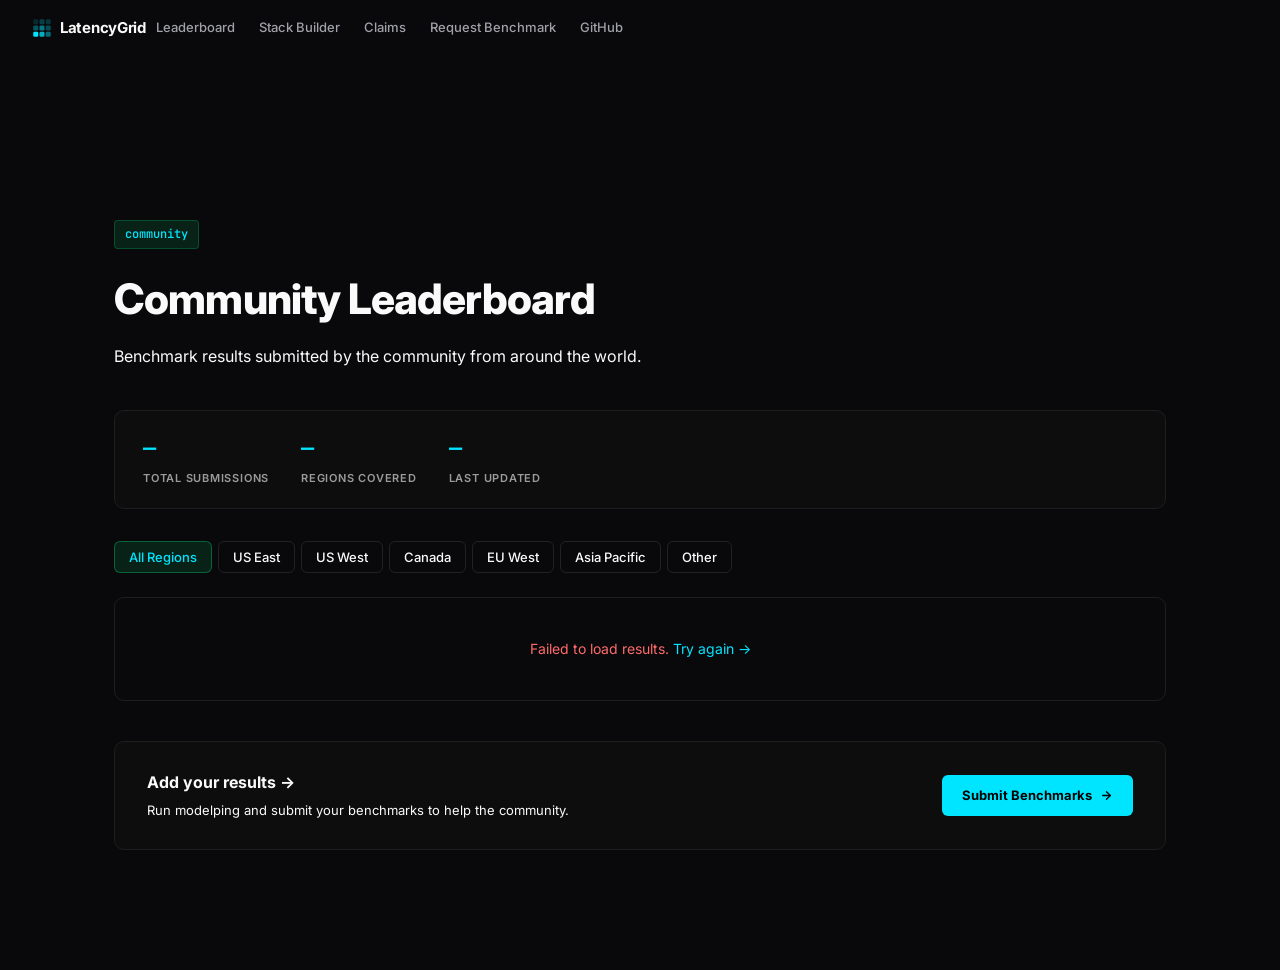
<file: leaderboard.html>
<!DOCTYPE html>
<html lang="en">
<head>
  <meta charset="UTF-8" />
  <meta name="viewport" content="width=device-width, initial-scale=1.0" />
  <title>Community Leaderboard — LatencyGrid</title>
  <meta name="description" content="Real-world latency benchmark results submitted by the modelping community from around the world." />

  <link rel="preconnect" href="https://fonts.googleapis.com" />
  <link rel="preconnect" href="https://fonts.gstatic.com" crossorigin />
  <link href="https://fonts.googleapis.com/css2?family=Inter:wght@400;500;600;700;800&family=JetBrains+Mono:wght@400;500;600&display=swap" rel="stylesheet" />

  <link rel="stylesheet" href="styles.css" />
  <style>
    .leaderboard-page {
      max-width: 1100px;
      margin: 0 auto;
      padding: 80px 24px 120px;
    }

    .page-header {
      margin-bottom: 40px;
    }

    .page-badge {
      display: inline-block;
      font-family: 'JetBrains Mono', monospace;
      font-size: 12px;
      font-weight: 500;
      color: var(--accent);
      background: rgba(0, 255, 136, 0.1);
      border: 1px solid rgba(0, 255, 136, 0.2);
      border-radius: 4px;
      padding: 4px 10px;
      margin-bottom: 16px;
    }

    .page-title {
      font-size: clamp(28px, 5vw, 42px);
      font-weight: 800;
      color: var(--fg);
      margin: 0 0 12px;
      letter-spacing: -0.02em;
    }

    .page-sub {
      font-size: 16px;
      color: var(--fg-muted);
      margin: 0;
      line-height: 1.6;
    }

    /* Stats bar */
    .stats-bar {
      display: flex;
      gap: 32px;
      flex-wrap: wrap;
      background: #0d0d0d;
      border: 1px solid #1e1e1e;
      border-radius: 10px;
      padding: 20px 28px;
      margin-bottom: 32px;
    }

    .stat-item {
      display: flex;
      flex-direction: column;
      gap: 4px;
    }

    .stat-value {
      font-family: 'JetBrains Mono', monospace;
      font-size: 22px;
      font-weight: 600;
      color: var(--accent);
    }

    .stat-label {
      font-size: 11px;
      font-weight: 600;
      color: var(--fg-muted);
      text-transform: uppercase;
      letter-spacing: 0.07em;
      opacity: 0.6;
    }

    /* Filter bar */
    .filter-bar {
      display: flex;
      gap: 6px;
      flex-wrap: wrap;
      margin-bottom: 24px;
    }

    .filter-btn {
      font-family: 'Inter', sans-serif;
      font-size: 13px;
      font-weight: 500;
      color: var(--fg-muted);
      background: transparent;
      border: 1px solid #222;
      border-radius: 6px;
      padding: 7px 14px;
      cursor: pointer;
      transition: all 0.15s;
    }

    .filter-btn:hover {
      border-color: #333;
      color: var(--fg);
    }

    .filter-btn.active {
      background: rgba(0, 255, 136, 0.1);
      border-color: rgba(0, 255, 136, 0.3);
      color: var(--accent);
    }

    /* Table */
    .table-wrapper {
      overflow-x: auto;
      border: 1px solid #1e1e1e;
      border-radius: 10px;
    }

    table {
      width: 100%;
      border-collapse: collapse;
      font-size: 13px;
    }

    thead th {
      background: #0d0d0d;
      color: var(--fg-muted);
      font-size: 11px;
      font-weight: 600;
      text-transform: uppercase;
      letter-spacing: 0.07em;
      padding: 12px 16px;
      text-align: left;
      border-bottom: 1px solid #1e1e1e;
      white-space: nowrap;
    }

    tbody tr {
      border-bottom: 1px solid #111;
      transition: background 0.1s;
    }

    tbody tr:last-child {
      border-bottom: none;
    }

    tbody tr:hover {
      background: rgba(255, 255, 255, 0.02);
    }

    td {
      padding: 13px 16px;
      color: var(--fg);
      vertical-align: middle;
    }

    td.mono {
      font-family: 'JetBrains Mono', monospace;
      font-size: 12px;
    }

    td.muted {
      color: var(--fg-muted);
    }

    .region-badge {
      display: inline-block;
      font-family: 'JetBrains Mono', monospace;
      font-size: 11px;
      font-weight: 500;
      padding: 3px 8px;
      border-radius: 4px;
      background: rgba(0, 255, 136, 0.08);
      color: var(--accent);
      border: 1px solid rgba(0, 255, 136, 0.15);
    }

    .details-link {
      color: var(--fg-muted);
      font-size: 12px;
      text-decoration: none;
      opacity: 0.5;
      transition: opacity 0.15s;
    }

    .details-link:hover {
      opacity: 1;
      color: var(--accent);
    }

    /* Loading */
    .loading-state {
      display: flex;
      align-items: center;
      justify-content: center;
      gap: 12px;
      padding: 60px 24px;
      color: var(--fg-muted);
      font-size: 14px;
    }

    .spinner {
      width: 18px;
      height: 18px;
      border: 2px solid rgba(0, 255, 136, 0.2);
      border-top-color: var(--accent);
      border-radius: 50%;
      animation: spin 0.7s linear infinite;
    }

    @keyframes spin {
      to { transform: rotate(360deg); }
    }

    /* Empty state */
    .empty-state {
      display: none;
      text-align: center;
      padding: 80px 24px;
      color: var(--fg-muted);
    }

    .empty-icon {
      font-size: 40px;
      margin-bottom: 16px;
    }

    .empty-state h3 {
      font-size: 18px;
      font-weight: 600;
      color: var(--fg);
      margin: 0 0 8px;
    }

    .empty-state p {
      font-size: 14px;
      margin: 0 0 20px;
    }

    .empty-state a {
      color: var(--accent);
      text-decoration: none;
      font-weight: 600;
      font-size: 14px;
    }

    .empty-state a:hover { text-decoration: underline; }

    /* Submit CTA */
    .submit-cta {
      margin-top: 40px;
      background: #0d0d0d;
      border: 1px solid #1e1e1e;
      border-radius: 10px;
      padding: 28px 32px;
      display: flex;
      align-items: center;
      justify-content: space-between;
      gap: 24px;
      flex-wrap: wrap;
    }

    .cta-text h3 {
      font-size: 16px;
      font-weight: 700;
      color: var(--fg);
      margin: 0 0 4px;
    }

    .cta-text p {
      font-size: 13px;
      color: var(--fg-muted);
      margin: 0;
    }

    .cta-btn {
      display: inline-flex;
      align-items: center;
      gap: 8px;
      background: var(--accent);
      color: #000;
      font-family: 'Inter', sans-serif;
      font-size: 13px;
      font-weight: 700;
      padding: 10px 20px;
      border-radius: 6px;
      text-decoration: none;
      white-space: nowrap;
      transition: opacity 0.15s;
    }

    .cta-btn:hover { opacity: 0.9; }

    .error-state {
      display: none;
      text-align: center;
      padding: 40px;
      color: #ff6b6b;
      font-size: 14px;
    }
  </style>
  <!-- Google tag (gtag.js) -->
  <script async src="https://www.googletagmanager.com/gtag/js?id=G-3ZHVHFF3VL"></script>
  <script>
    window.dataLayer = window.dataLayer || [];
    function gtag(){dataLayer.push(arguments);}
    gtag('js', new Date());
    gtag('config', 'G-3ZHVHFF3VL');
  </script>
</head>
<body>

  <section class="hero" style="padding-bottom: 0; min-height: auto;">
    <nav class="nav">
      <a href="/" class="nav-logo">
        <img src="/logo.svg" width="20" height="20" alt="LatencyGrid" style="display:inline-block;vertical-align:middle;">
        LatencyGrid
      </a>
      <div class="nav-links">
        <a href="/leaderboard" class="nav-active">Leaderboard</a>
        <a href="/quiz">Stack Builder</a>
        <a href="/claims">Claims</a>
        <a href="/benchmark">Request Benchmark</a>
        <a href="https://github.com/LatencyGrid/modelping" target="_blank" rel="noopener">GitHub</a>
      </div>
    </nav>
  </section>

  <main class="leaderboard-page">
    <div class="page-header">
      <div class="page-badge">community</div>
      <h1 class="page-title">Community Leaderboard</h1>
      <p class="page-sub">Benchmark results submitted by the community from around the world.</p>
    </div>

    <!-- Stats bar -->
    <div class="stats-bar" id="statsBar">
      <div class="stat-item">
        <span class="stat-value" id="statTotal">—</span>
        <span class="stat-label">Total Submissions</span>
      </div>
      <div class="stat-item">
        <span class="stat-value" id="statRegions">—</span>
        <span class="stat-label">Regions Covered</span>
      </div>
      <div class="stat-item">
        <span class="stat-value" id="statUpdated">—</span>
        <span class="stat-label">Last Updated</span>
      </div>
    </div>

    <!-- Filter bar -->
    <div class="filter-bar" id="filterBar">
      <button class="filter-btn active" data-region="all">All Regions</button>
      <button class="filter-btn" data-region="us-east">US East</button>
      <button class="filter-btn" data-region="us-west">US West</button>
      <button class="filter-btn" data-region="canada">Canada</button>
      <button class="filter-btn" data-region="eu-west">EU West</button>
      <button class="filter-btn" data-region="asia-pacific">Asia Pacific</button>
      <button class="filter-btn" data-region="other">Other</button>
    </div>

    <!-- Table -->
    <div class="table-wrapper" id="tableWrapper">
      <div class="loading-state" id="loadingState">
        <div class="spinner"></div>
        Loading results...
      </div>

      <div class="error-state" id="errorState">
        Failed to load results. <a href="javascript:location.reload()" style="color:var(--accent)">Try again →</a>
      </div>

      <div class="empty-state" id="emptyState">
        <div class="empty-icon"><svg width="32" height="32" viewBox="0 0 24 24" fill="none" stroke="currentColor" stroke-width="1.5" stroke-linecap="round" stroke-linejoin="round"><path d="M5 12.55a11 11 0 0 1 14.08 0"></path><path d="M1.42 9a16 16 0 0 1 21.16 0"></path><path d="M8.53 16.11a6 6 0 0 1 6.95 0"></path><line x1="12" y1="20" x2="12.01" y2="20"></line></svg></div>
        <h3>No submissions yet</h3>
        <p>Be the first to share your benchmark results.</p>
        <a href="/submit">Submit your results →</a>
      </div>

      <table id="resultsTable" style="display:none">
        <thead>
          <tr>
            <th>Region</th>
            <th>Location</th>
            <th>Date</th>
            <th>Pipeline (E2E)</th>
            <th>Fastest LLM</th>
            <th>Fastest STT</th>
            <th>Fastest TTS</th>
            <th></th>
          </tr>
        </thead>
        <tbody id="resultsBody"></tbody>
      </table>
    </div>

    <!-- Submit CTA -->
    <div class="submit-cta">
      <div class="cta-text">
        <h3>Add your results →</h3>
        <p>Run modelping and submit your benchmarks to help the community.</p>
      </div>
      <a href="/submit" class="cta-btn">
        Submit Benchmarks
        <svg width="13" height="13" viewBox="0 0 24 24" fill="none" stroke="currentColor" stroke-width="2.5" stroke-linecap="round" stroke-linejoin="round">
          <line x1="5" y1="12" x2="19" y2="12"></line>
          <polyline points="12 5 19 12 12 19"></polyline>
        </svg>
      </a>
    </div>
  </main>

  <script>
    const API_URL = 'https://api.latencygrid.dev';
    let allSubmissions = [];
    let activeFilter = 'all';

    const REGION_LABELS = {
      'us-east': 'US East',
      'us-west': 'US West',
      'eu-west': 'EU West',
      'asia-pacific': 'Asia Pacific',
      'canada': 'Canada',
      'other': 'Other',
    };

    function formatDate(ts) {
      try {
        const d = new Date(ts);
        return d.toLocaleDateString('en-US', { month: 'short', day: 'numeric', year: 'numeric' });
      } catch { return '—'; }
    }

    function formatMs(val) {
      if (val == null || isNaN(val)) return '—';
      return val < 1000 ? `${Math.round(val)}ms` : `${(val / 1000).toFixed(2)}s`;
    }

    function getFastestLLM(llm) {
      if (!Array.isArray(llm) || llm.length === 0) return null;
      // support both field name variants
      const valid = llm.filter(m => m.ttft_p50 != null && m.error_rate < 1.0);
      if (!valid.length) return null;
      return Math.min(...valid.map(m => m.ttft_p50));
    }

    function getFastestLLMModel(llm) {
      if (!Array.isArray(llm) || llm.length === 0) return null;
      const valid = llm.filter(m => m.ttft_p50 != null && m.error_rate < 1.0);
      if (!valid.length) return null;
      const fastest = valid.reduce((a, b) => a.ttft_p50 < b.ttft_p50 ? a : b);
      return fastest.model;
    }

    function getFastestSTT(stt) {
      if (!Array.isArray(stt) || stt.length === 0) return null;
      const valid = stt.filter(m => (m.latency_p50 != null || m.p50_latency_ms != null));
      if (!valid.length) return null;
      return Math.min(...valid.map(m => m.latency_p50 ?? m.p50_latency_ms));
    }

    function getFastestTTS(tts) {
      if (!Array.isArray(tts) || tts.length === 0) return null;
      const valid = tts.filter(m => (m.ttfb_p50 != null || m.p50_ttfb_ms != null));
      if (!valid.length) return null;
      return Math.min(...valid.map(m => m.ttfb_p50 ?? m.p50_ttfb_ms));
    }

    function renderTable(submissions) {
      const tbody = document.getElementById('resultsBody');
      tbody.innerHTML = '';

      if (submissions.length === 0) {
        document.getElementById('resultsTable').style.display = 'none';
        document.getElementById('emptyState').style.display = 'block';
        return;
      }

      document.getElementById('emptyState').style.display = 'none';
      document.getElementById('resultsTable').style.display = 'table';

      // Compute color thresholds for pipeline column
      const pipelineVals = submissions.map(s => s.fastest_pipeline_ms).filter(v => v != null);
      const pipelineSorted = [...pipelineVals].sort((a,b) => a - b);
      const p30 = pipelineSorted[Math.floor(pipelineSorted.length * 0.3)];
      const p70 = pipelineSorted[Math.floor(pipelineSorted.length * 0.7)];

      submissions.forEach(sub => {
        const regionLabel = REGION_LABELS[sub.region] || sub.region || '—';
        const llmMs = sub.fastest_llm_ms ?? getFastestLLM(sub.llm);
        const sttMs = sub.fastest_stt_ms ?? getFastestSTT(sub.stt);
        const ttsMs = sub.fastest_tts_ms ?? getFastestTTS(sub.tts);
        const pipelineMs = sub.fastest_pipeline_ms ?? null;

        // Color pipeline cell
        let pipelineColor = '';
        if (pipelineMs != null) {
          if (pipelineMs <= p30) pipelineColor = 'color:#22c55e;font-weight:600';
          else if (pipelineMs >= p70) pipelineColor = 'color:#ef4444';
        }

        const pipelineCell = pipelineMs != null
          ? `<span style="${pipelineColor}">${formatMs(pipelineMs)}${sub.pipeline_estimated ? '<span style="opacity:0.4;font-size:10px;margin-left:3px">est.</span>' : ''}</span>`
          : '<span style="opacity:0.3">—</span>';

        const tr = document.createElement('tr');
        tr.innerHTML = `
          <td><span class="region-badge">${regionLabel}</span></td>
          <td class="muted">${sub.location || '—'}</td>
          <td class="muted mono">${formatDate(sub.timestamp)}</td>
          <td class="mono">${pipelineCell}</td>
          <td class="mono">${llmMs != null ? formatMs(llmMs) : '<span style="opacity:0.3">—</span>'}</td>
          <td class="mono">${sttMs != null ? formatMs(sttMs) : '<span style="opacity:0.3">—</span>'}</td>
          <td class="mono">${ttsMs != null ? formatMs(ttsMs) : '<span style="opacity:0.3">—</span>'}</td>
          <td><a class="details-link" href="/submission#${sub.id}" title="View details">↗</a></td>
        `;
        tbody.appendChild(tr);
      });
    }

    function applyFilter(filter) {
      activeFilter = filter;
      const filtered = filter === 'all'
        ? allSubmissions
        : allSubmissions.filter(s => s.region === filter);
      renderTable(filtered);
    }

    async function loadData() {
      try {
        const resp = await fetch(`${API_URL}/results`);
        const data = await resp.json();

        document.getElementById('loadingState').style.display = 'none';

        if (!data.success) throw new Error(data.error || 'API error');

        allSubmissions = data.submissions || [];

        // Stats
        const regions = new Set(allSubmissions.map(s => s.region).filter(Boolean));
        document.getElementById('statTotal').textContent = allSubmissions.length;
        document.getElementById('statRegions').textContent = regions.size;

        if (allSubmissions.length > 0) {
          const latest = allSubmissions[0];
          document.getElementById('statUpdated').textContent = formatDate(latest.submitted_at || latest.timestamp);
        } else {
          document.getElementById('statUpdated').textContent = '—';
        }

        applyFilter(activeFilter);

      } catch (err) {
        document.getElementById('loadingState').style.display = 'none';
        document.getElementById('errorState').style.display = 'block';
        console.error('Failed to load leaderboard:', err);
      }
    }

    // Filter buttons
    document.getElementById('filterBar').addEventListener('click', function(e) {
      const btn = e.target.closest('.filter-btn');
      if (!btn) return;
      document.querySelectorAll('.filter-btn').forEach(b => b.classList.remove('active'));
      btn.classList.add('active');
      applyFilter(btn.dataset.region);
    });

    // Load on page start
    loadData();
  </script>

</body>
</html>
</file>
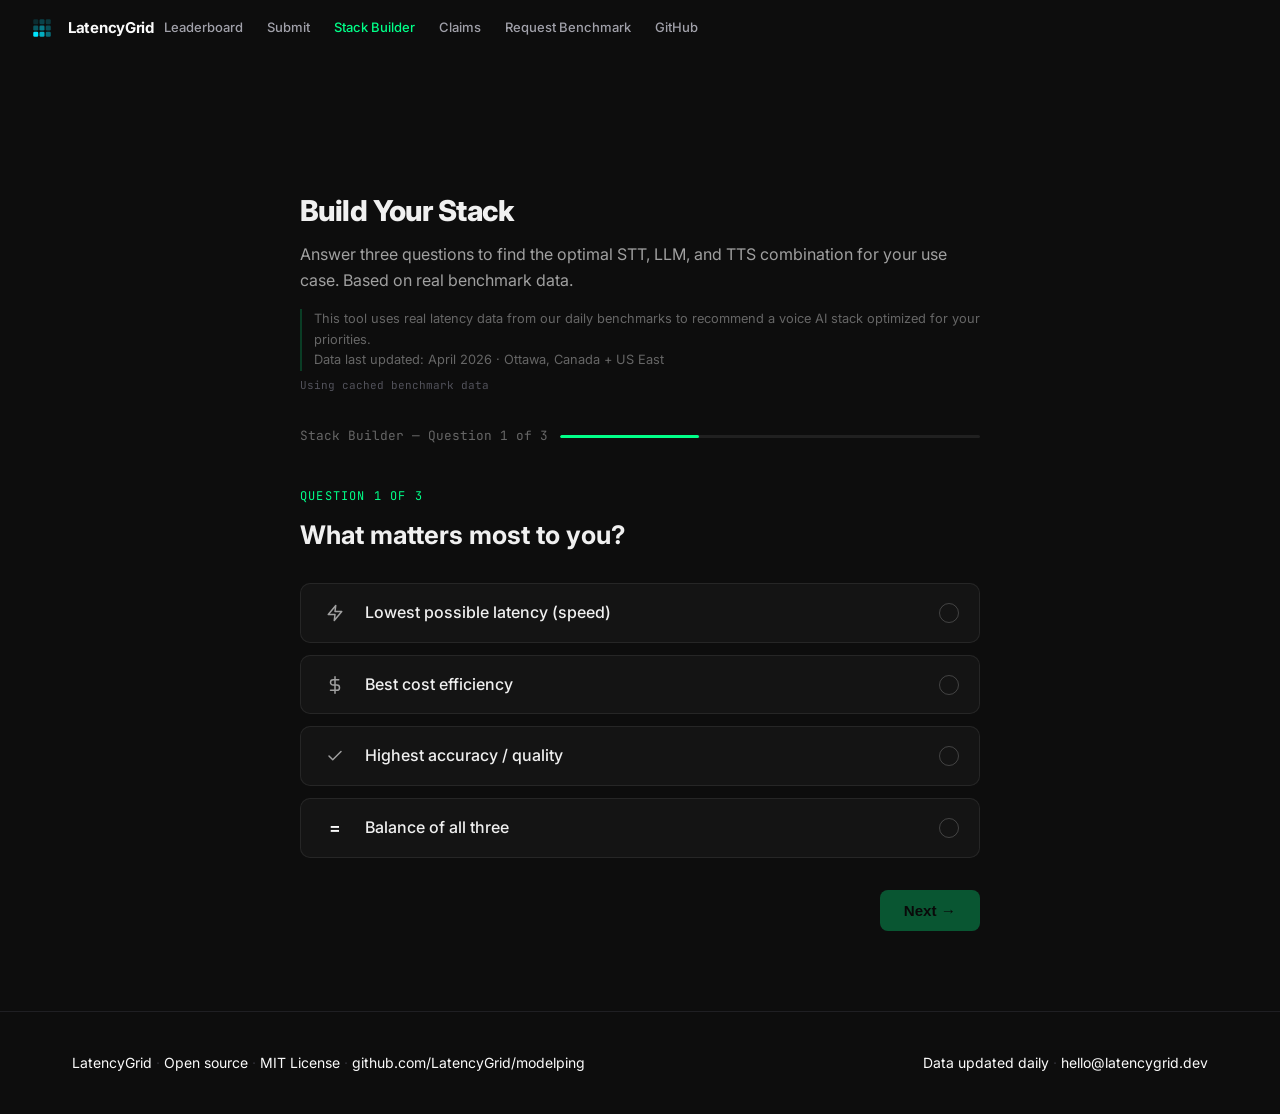
<file: quiz.html>
<!DOCTYPE html>
<html lang="en">
<head>
  <meta charset="UTF-8" />
  <meta name="viewport" content="width=device-width, initial-scale=1.0" />
  <title>Stack Builder — Find Your Optimal Voice AI Stack</title>
  <meta name="description" content="Find your optimal STT+LLM+TTS stack for voice AI. Answer 3 questions and get a personalized recommendation with real latency data." />

  <meta property="og:title" content="Stack Builder — Find Your Optimal Voice AI Stack" />
  <meta property="og:description" content="Find your optimal STT+LLM+TTS stack for voice AI in 3 questions." />
  <meta property="og:url" content="https://latencygrid.dev/quiz" />
  <meta property="og:type" content="website" />
  <meta property="og:image" content="https://latencygrid.dev/og-image.png" />
  <meta name="twitter:card" content="summary_large_image" />

  <link rel="preconnect" href="https://fonts.googleapis.com" />
  <link rel="preconnect" href="https://fonts.gstatic.com" crossorigin />
  <link href="https://fonts.googleapis.com/css2?family=Inter:wght@400;500;600;700;800&family=JetBrains+Mono:wght@400;500;600&display=swap" rel="stylesheet" />
  <link rel="stylesheet" href="styles.css" />

  <style>
    /* ── Quiz page styles ── */
    .quiz-hero {
      background: var(--bg);
      padding-bottom: 0;
      min-height: auto;
    }

    .quiz-main {
      min-height: 80vh;
      display: flex;
      flex-direction: column;
      align-items: center;
      padding: 3rem 1rem 5rem;
    }

    .quiz-container {
      width: 100%;
      max-width: 680px;
    }

    /* Progress */
    .quiz-progress {
      display: flex;
      align-items: center;
      gap: 0.75rem;
      margin-bottom: 2.5rem;
    }

    .quiz-progress-label {
      font-size: 0.8rem;
      font-family: 'JetBrains Mono', monospace;
      color: var(--dim);
      white-space: nowrap;
    }

    .quiz-progress-track {
      flex: 1;
      height: 3px;
      background: rgba(255,255,255,0.08);
      border-radius: 2px;
      overflow: hidden;
    }

    .quiz-progress-fill {
      height: 100%;
      background: var(--accent);
      border-radius: 2px;
      transition: width 0.4s ease;
    }

    /* Question */
    .quiz-question {
      display: none;
      animation: slideIn 0.35s ease both;
    }

    .quiz-question.active {
      display: block;
    }

    @keyframes slideIn {
      from { opacity: 0; transform: translateY(16px); }
      to   { opacity: 1; transform: translateY(0); }
    }

    .quiz-q-label {
      font-size: 0.75rem;
      font-family: 'JetBrains Mono', monospace;
      color: var(--accent);
      text-transform: uppercase;
      letter-spacing: 0.1em;
      margin-bottom: 0.75rem;
    }

    .quiz-q-title {
      font-size: 1.6rem;
      font-weight: 700;
      color: var(--text);
      margin-bottom: 2rem;
      line-height: 1.3;
    }

    /* Option cards */
    .quiz-options {
      display: flex;
      flex-direction: column;
      gap: 0.75rem;
      margin-bottom: 2rem;
    }

    .quiz-option {
      display: flex;
      align-items: center;
      gap: 1rem;
      padding: 1rem 1.25rem;
      background: rgba(255,255,255,0.03);
      border: 1.5px solid rgba(255,255,255,0.08);
      border-radius: 10px;
      cursor: pointer;
      transition: border-color 0.18s ease, background 0.18s ease, transform 0.18s ease, box-shadow 0.18s ease;
      user-select: none;
      position: relative;
    }

    .quiz-option:hover {
      border-color: rgba(255,255,255,0.22);
      background: rgba(255,255,255,0.055);
      transform: translateY(-2px);
      box-shadow: 0 4px 16px rgba(0,0,0,0.3);
    }

    .quiz-option.selected {
      border-color: var(--accent);
      background: rgba(0, 255, 136, 0.07);
      box-shadow: 0 0 0 1px rgba(0, 255, 136, 0.15);
    }

    .quiz-option-icon {
      display: flex;
      align-items: center;
      justify-content: center;
      flex-shrink: 0;
      width: 1.75rem;
      color: var(--text-mid, #a0a0a0);
    }

    .quiz-option.selected .quiz-option-icon {
      color: var(--accent);
    }

    .quiz-option-text {
      font-size: 1rem;
      font-weight: 500;
      color: var(--text);
    }

    .quiz-option-check {
      margin-left: auto;
      width: 20px;
      height: 20px;
      border-radius: 50%;
      border: 1.5px solid rgba(255,255,255,0.2);
      flex-shrink: 0;
      display: flex;
      align-items: center;
      justify-content: center;
      transition: border-color 0.2s, background 0.2s;
    }

    .quiz-option.selected .quiz-option-check {
      border-color: var(--accent);
      background: var(--accent);
    }

    .quiz-option.selected .quiz-option-check::after {
      content: '';
      display: block;
      width: 6px;
      height: 10px;
      border-right: 2px solid #000;
      border-bottom: 2px solid #000;
      transform: rotate(45deg) translate(-1px, -1px);
    }

    /* Next button */
    .quiz-next-wrap {
      display: flex;
      justify-content: flex-end;
    }

    .quiz-next {
      display: inline-flex;
      align-items: center;
      gap: 0.5rem;
      padding: 0.75rem 1.5rem;
      background: var(--accent);
      color: #000;
      font-weight: 600;
      font-size: 0.95rem;
      border: none;
      border-radius: 8px;
      cursor: pointer;
      transition: opacity 0.2s, transform 0.15s;
    }

    .quiz-next:disabled {
      opacity: 0.3;
      cursor: not-allowed;
      transform: none !important;
    }

    .quiz-next:not(:disabled):hover {
      opacity: 0.88;
      transform: translateY(-1px);
    }

    /* ── Result ── */
    .quiz-result {
      display: none;
    }

    .quiz-result.active {
      display: block;
      animation: resultReveal 0.5s cubic-bezier(0.16, 1, 0.3, 1) both;
    }

    @keyframes resultReveal {
      from { opacity: 0; transform: scale(0.97) translateY(20px); }
      to   { opacity: 1; transform: scale(1) translateY(0); }
    }

    .result-badge {
      display: inline-block;
      font-size: 0.7rem;
      font-family: 'JetBrains Mono', monospace;
      color: var(--accent);
      border: 1px solid var(--accent);
      padding: 0.2rem 0.6rem;
      border-radius: 4px;
      text-transform: uppercase;
      letter-spacing: 0.1em;
      margin-bottom: 1rem;
    }

    .result-title {
      font-size: 1.8rem;
      font-weight: 800;
      color: var(--text);
      margin-bottom: 0.5rem;
    }

    .result-sub {
      color: var(--dim);
      margin-bottom: 2rem;
      font-size: 0.95rem;
      line-height: 1.6;
    }

    /* Stack breakdown */
    .result-stack {
      background: rgba(255,255,255,0.03);
      border: 1px solid rgba(255,255,255,0.08);
      border-radius: 12px;
      padding: 1.5rem;
      margin-bottom: 1.5rem;
    }

    .result-stack-title {
      font-size: 0.75rem;
      font-family: 'JetBrains Mono', monospace;
      color: var(--dim);
      text-transform: uppercase;
      letter-spacing: 0.1em;
      margin-bottom: 1.25rem;
    }

    .result-stage {
      display: flex;
      align-items: center;
      justify-content: space-between;
      gap: 1rem;
      margin-bottom: 0.75rem;
    }

    .result-stage-left {
      display: flex;
      align-items: center;
      gap: 0.75rem;
      min-width: 0;
    }

    .result-stage-dot {
      width: 10px;
      height: 10px;
      border-radius: 50%;
      flex-shrink: 0;
    }

    .result-stage-info {
      min-width: 0;
    }

    .result-stage-label {
      font-size: 0.7rem;
      font-family: 'JetBrains Mono', monospace;
      color: var(--dim);
      text-transform: uppercase;
    }

    .result-stage-model {
      font-size: 0.9rem;
      font-weight: 500;
      color: var(--text);
      white-space: nowrap;
      overflow: hidden;
      text-overflow: ellipsis;
    }

    .result-stage-ms {
      font-family: 'JetBrains Mono', monospace;
      font-size: 0.9rem;
      color: var(--accent);
      flex-shrink: 0;
    }

    /* Pipeline bar */
    .result-pipeline-bar {
      display: flex;
      height: 32px;
      border-radius: 6px;
      overflow: hidden;
      margin: 1.25rem 0 0.5rem;
      gap: 2px;
    }

    .result-pipeline-seg {
      display: flex;
      align-items: center;
      justify-content: center;
      font-size: 0.7rem;
      font-family: 'JetBrains Mono', monospace;
      font-weight: 600;
      color: rgba(0,0,0,0.75);
      transition: width 0.6s ease;
      min-width: 0;
      overflow: hidden;
    }

    .result-seg-stt { background: #3b82f6; }
    .result-seg-llm { background: #8b5cf6; }
    .result-seg-tts { background: #00ff88; }

    .result-pipeline-total {
      text-align: right;
      font-family: 'JetBrains Mono', monospace;
      font-size: 0.85rem;
      color: var(--dim);
    }

    .result-pipeline-total strong {
      color: var(--accent);
    }

    /* Command */
    .result-cmd-wrap {
      margin-bottom: 1.5rem;
    }

    .result-cmd-label {
      font-size: 0.75rem;
      font-family: 'JetBrains Mono', monospace;
      color: var(--dim);
      text-transform: uppercase;
      letter-spacing: 0.1em;
      margin-bottom: 0.5rem;
    }

    .result-cmd {
      display: flex;
      align-items: center;
      gap: 0.75rem;
      background: #0a0a0a;
      border: 1px solid rgba(255,255,255,0.1);
      border-radius: 8px;
      padding: 0.75rem 1rem;
      cursor: pointer;
      transition: border-color 0.2s;
    }

    .result-cmd:hover {
      border-color: rgba(255,255,255,0.25);
    }

    .result-cmd code {
      flex: 1;
      font-family: 'JetBrains Mono', monospace;
      font-size: 0.8rem;
      color: var(--accent);
      word-break: break-all;
    }

    .result-cmd-copy {
      background: none;
      border: none;
      cursor: pointer;
      color: var(--dim);
      flex-shrink: 0;
      padding: 0;
      transition: color 0.2s;
    }

    .result-cmd-copy:hover { color: var(--text); }

    /* Actions */
    .result-actions {
      display: flex;
      flex-wrap: wrap;
      gap: 0.75rem;
      margin-bottom: 2rem;
    }

    .result-btn {
      display: inline-flex;
      align-items: center;
      gap: 0.4rem;
      padding: 0.65rem 1.1rem;
      border-radius: 8px;
      font-size: 0.9rem;
      font-weight: 500;
      cursor: pointer;
      transition: opacity 0.2s, transform 0.15s;
      text-decoration: none;
    }

    .result-btn:hover {
      opacity: 0.82;
      transform: translateY(-1px);
    }

    .result-btn-primary {
      background: var(--accent);
      color: #000;
      border: none;
    }

    .result-btn-secondary {
      background: rgba(255,255,255,0.06);
      color: var(--text);
      border: 1px solid rgba(255,255,255,0.12);
    }

    .retake-link {
      display: block;
      text-align: center;
      color: var(--dim);
      font-size: 0.85rem;
      cursor: pointer;
      margin-top: 1rem;
      transition: color 0.2s;
    }

    .retake-link:hover { color: var(--text); }

    /* Context block */
    .quiz-context {
      margin-bottom: 2rem;
    }

    .quiz-context-title {
      font-size: 1.8rem;
      font-weight: 800;
      color: var(--text);
      margin-bottom: 0.5rem;
      letter-spacing: -0.02em;
    }

    .quiz-context-sub {
      font-size: 1rem;
      color: var(--text-mid, #a0a0a0);
      margin-bottom: 1rem;
      line-height: 1.6;
    }

    .quiz-context-meta {
      font-size: 0.8rem;
      color: var(--dim, #666);
      line-height: 1.6;
      border-left: 2px solid rgba(0,255,136,0.2);
      padding-left: 0.75rem;
    }

    /* Nav active state */
    .nav-active {
      color: var(--accent) !important;
    }

    /* Live tag */
    .quiz-live-tag {
      font-size: 11px;
      color: #52525b;
      font-family: 'JetBrains Mono', monospace;
      margin: 6px 0 0;
    }

    /* Live / cached badges */
    .live-badge {
      display: inline-block;
      background: rgba(0,229,255,0.1);
      color: #00e5ff;
      border: 1px solid rgba(0,229,255,0.2);
      border-radius: 4px;
      font-size: 10px;
      padding: 2px 6px;
      font-family: 'JetBrains Mono', monospace;
      margin-left: 8px;
      vertical-align: middle;
    }
    .cached-badge {
      display: inline-block;
      background: rgba(255,255,255,0.05);
      color: #52525b;
      border: 1px solid #2a2a2a;
      border-radius: 4px;
      font-size: 10px;
      padding: 2px 6px;
      font-family: 'JetBrains Mono', monospace;
      margin-left: 8px;
      vertical-align: middle;
    }

    /* Lead capture form */
    .lead-form {
      background: rgba(0, 229, 255, 0.03);
      border: 1px solid rgba(0, 229, 255, 0.15);
      border-radius: 12px;
      padding: 28px;
      margin-top: 24px;
    }
    .lead-form-title {
      font-size: 16px;
      font-weight: 600;
      color: #fafafa;
      margin: 0 0 6px;
    }
    .lead-form-sub {
      font-size: 13px;
      color: #71717a;
      margin: 0 0 20px;
      line-height: 1.5;
    }
    .lead-form-row {
      display: grid;
      grid-template-columns: 1fr 1fr;
      gap: 10px;
      margin-bottom: 10px;
    }
    .lead-form input {
      width: 100%;
      background: #0d0d0d;
      border: 1px solid #2a2a2a;
      border-radius: 8px;
      color: #fafafa;
      font-size: 14px;
      padding: 10px 14px;
      box-sizing: border-box;
      outline: none;
      transition: border-color 0.15s;
      font-family: inherit;
      margin-bottom: 10px;
    }
    .lead-form input:focus { border-color: #00e5ff; }
    .lead-submit-btn {
      background: #00e5ff;
      color: #09090b;
      border: none;
      border-radius: 8px;
      padding: 10px 20px;
      font-size: 14px;
      font-weight: 600;
      cursor: pointer;
      width: 100%;
      transition: background 0.15s;
    }
    .lead-submit-btn:hover { background: #33ecff; }
    .lead-success {
      color: #22c55e;
      font-size: 14px;
      padding: 12px 0;
    }
    @media (max-width: 500px) {
      .lead-form-row { grid-template-columns: 1fr; }
    }

    /* CSS variables fallbacks in case styles.css is different */
    :root {
      --accent: #00ff88;
      --dim: #666;
      --text: #f0f0f0;
      --bg: #0d0d0d;
    }
  </style>
  <!-- Google tag (gtag.js) -->
  <script async src="https://www.googletagmanager.com/gtag/js?id=G-3ZHVHFF3VL"></script>
  <script>
    window.dataLayer = window.dataLayer || [];
    function gtag(){dataLayer.push(arguments);}
    gtag('js', new Date());
    gtag('config', 'G-3ZHVHFF3VL');
  </script>
</head>
<body>

  <!-- NAV -->
  <section class="hero quiz-hero">
    <nav class="nav">
      <a href="/" class="nav-logo">
        <img src="/logo.svg" width="20" height="20" alt="LatencyGrid" style="display:inline-block;vertical-align:middle;margin-right:8px;">
        LatencyGrid
      </a>
      <div class="nav-links">
        <a href="/leaderboard">Leaderboard</a>
        <a href="/submit">Submit</a>
        <a href="/quiz" class="nav-active">Stack Builder</a>
        <a href="/claims">Claims</a>
        <a href="/benchmark">Request Benchmark</a>
        <a href="https://github.com/LatencyGrid/modelping" target="_blank" rel="noopener">GitHub</a>
      </div>
    </nav>
  </section>

  <!-- QUIZ MAIN -->
  <main class="quiz-main">
    <div class="quiz-container">

      <!-- Context -->
      <div class="quiz-context">
        <p class="quiz-context-title">Build Your Stack</p>
        <p class="quiz-context-sub">Answer three questions to find the optimal STT, LLM, and TTS combination for your use case. Based on real benchmark data.</p>
        <p class="quiz-context-meta">This tool uses real latency data from our daily benchmarks to recommend a voice AI stack optimized for your priorities.<br>Data last updated: April 2026 · Ottawa, Canada + US East</p>
        <p class="quiz-live-tag" id="quizLiveTag">Loading live benchmark data...</p>
      </div>

      <!-- Progress bar -->
      <div class="quiz-progress" id="quizProgress">
        <span class="quiz-progress-label" id="progressLabel">Stack Builder — Question 1 of 3</span>
        <div class="quiz-progress-track">
          <div class="quiz-progress-fill" id="progressFill" style="width: 33%"></div>
        </div>
      </div>

      <!-- ── Question 1 ── -->
      <div class="quiz-question active" id="q1">
        <div class="quiz-q-label">Question 1 of 3</div>
        <h2 class="quiz-q-title">What matters most to you?</h2>
        <div class="quiz-options" data-question="1">
          <div class="quiz-option" data-value="speed">
            <span class="quiz-option-icon">
              <svg width="18" height="18" viewBox="0 0 24 24" fill="none" stroke="currentColor" stroke-width="2" stroke-linecap="round" stroke-linejoin="round"><polygon points="13 2 3 14 12 14 11 22 21 10 12 10 13 2"></polygon></svg>
            </span>
            <span class="quiz-option-text">Lowest possible latency (speed)</span>
            <span class="quiz-option-check"></span>
          </div>
          <div class="quiz-option" data-value="cost">
            <span class="quiz-option-icon">
              <svg width="18" height="18" viewBox="0 0 24 24" fill="none" stroke="currentColor" stroke-width="2" stroke-linecap="round" stroke-linejoin="round"><line x1="12" y1="1" x2="12" y2="23"></line><path d="M17 5H9.5a3.5 3.5 0 0 0 0 7h5a3.5 3.5 0 0 1 0 7H6"></path></svg>
            </span>
            <span class="quiz-option-text">Best cost efficiency</span>
            <span class="quiz-option-check"></span>
          </div>
          <div class="quiz-option" data-value="quality">
            <span class="quiz-option-icon">
              <svg width="18" height="18" viewBox="0 0 24 24" fill="none" stroke="currentColor" stroke-width="2" stroke-linecap="round" stroke-linejoin="round"><polyline points="20 6 9 17 4 12"></polyline></svg>
            </span>
            <span class="quiz-option-text">Highest accuracy / quality</span>
            <span class="quiz-option-check"></span>
          </div>
          <div class="quiz-option" data-value="balance">
            <span class="quiz-option-icon" style="font-size:1.1rem; font-weight:600; color:currentColor; line-height:1;">=</span>
            <span class="quiz-option-text">Balance of all three</span>
            <span class="quiz-option-check"></span>
          </div>
        </div>
        <div class="quiz-next-wrap">
          <button class="quiz-next" id="next1" disabled onclick="goToQ(2)">Next →</button>
        </div>
      </div>

      <!-- ── Question 2 ── -->
      <div class="quiz-question" id="q2">
        <div class="quiz-q-label">Question 2 of 3</div>
        <h2 class="quiz-q-title">Where are most of your users located?</h2>
        <div class="quiz-options" data-question="2">
          <div class="quiz-option" data-value="north_america">
            <span class="quiz-option-icon">
              <svg width="18" height="18" viewBox="0 0 24 24" fill="none" stroke="currentColor" stroke-width="2" stroke-linecap="round" stroke-linejoin="round"><path d="M21 10c0 7-9 13-9 13s-9-6-9-13a9 9 0 0 1 18 0z"/><circle cx="12" cy="10" r="3"/></svg>
            </span>
            <span class="quiz-option-text">North America</span>
            <span class="quiz-option-check"></span>
          </div>
          <div class="quiz-option" data-value="europe">
            <span class="quiz-option-icon">
              <svg width="18" height="18" viewBox="0 0 24 24" fill="none" stroke="currentColor" stroke-width="2" stroke-linecap="round" stroke-linejoin="round"><path d="M21 10c0 7-9 13-9 13s-9-6-9-13a9 9 0 0 1 18 0z"/><circle cx="12" cy="10" r="3"/></svg>
            </span>
            <span class="quiz-option-text">Europe</span>
            <span class="quiz-option-check"></span>
          </div>
          <div class="quiz-option" data-value="asia">
            <span class="quiz-option-icon">
              <svg width="18" height="18" viewBox="0 0 24 24" fill="none" stroke="currentColor" stroke-width="2" stroke-linecap="round" stroke-linejoin="round"><path d="M21 10c0 7-9 13-9 13s-9-6-9-13a9 9 0 0 1 18 0z"/><circle cx="12" cy="10" r="3"/></svg>
            </span>
            <span class="quiz-option-text">Asia Pacific</span>
            <span class="quiz-option-check"></span>
          </div>
          <div class="quiz-option" data-value="global">
            <span class="quiz-option-icon">
              <svg width="18" height="18" viewBox="0 0 24 24" fill="none" stroke="currentColor" stroke-width="2" stroke-linecap="round" stroke-linejoin="round"><circle cx="12" cy="12" r="10"/><line x1="2" y1="12" x2="22" y2="12"/><path d="M12 2a15.3 15.3 0 0 1 4 10 15.3 15.3 0 0 1-4 10 15.3 15.3 0 0 1-4-10 15.3 15.3 0 0 1 4-10z"/></svg>
            </span>
            <span class="quiz-option-text">Global / distributed</span>
            <span class="quiz-option-check"></span>
          </div>
        </div>
        <div class="quiz-next-wrap">
          <button class="quiz-next" id="next2" disabled onclick="goToQ(3)">Next →</button>
        </div>
      </div>

      <!-- ── Question 3 ── -->
      <div class="quiz-question" id="q3">
        <div class="quiz-q-label">Question 3 of 3</div>
        <h2 class="quiz-q-title">What's your expected request volume?</h2>
        <div class="quiz-options" data-question="3">
          <div class="quiz-option" data-value="prototype">
            <span class="quiz-option-icon">
              <svg width="18" height="18" viewBox="0 0 24 24" fill="none" stroke="currentColor" stroke-width="2" stroke-linecap="round" stroke-linejoin="round"><polyline points="16 18 22 12 16 6"/><polyline points="8 6 2 12 8 18"/></svg>
            </span>
            <span class="quiz-option-text">Prototype / low volume (&lt;100 req/day)</span>
            <span class="quiz-option-check"></span>
          </div>
          <div class="quiz-option" data-value="growing">
            <span class="quiz-option-icon">
              <svg width="18" height="18" viewBox="0 0 24 24" fill="none" stroke="currentColor" stroke-width="2" stroke-linecap="round" stroke-linejoin="round"><polyline points="23 6 13.5 15.5 8.5 10.5 1 18"/><polyline points="17 6 23 6 23 12"/></svg>
            </span>
            <span class="quiz-option-text">Growing product (100–10K req/day)</span>
            <span class="quiz-option-check"></span>
          </div>
          <div class="quiz-option" data-value="production">
            <span class="quiz-option-icon">
              <svg width="18" height="18" viewBox="0 0 24 24" fill="none" stroke="currentColor" stroke-width="2" stroke-linecap="round" stroke-linejoin="round"><rect x="2" y="3" width="20" height="14" rx="2" ry="2"/><line x1="8" y1="21" x2="16" y2="21"/><line x1="12" y1="17" x2="12" y2="21"/></svg>
            </span>
            <span class="quiz-option-text">Production scale (10K+ req/day)</span>
            <span class="quiz-option-check"></span>
          </div>
        </div>
        <div class="quiz-next-wrap">
          <button class="quiz-next" id="next3" disabled onclick="showResult()">See my recommendation →</button>
        </div>
      </div>

      <!-- ── Result ── -->
      <div class="quiz-result" id="quizResult">
        <div class="result-badge" id="resultBadge">Speed-optimized</div>
        <h2 class="result-title" id="resultTitle">Your recommended stack</h2>
        <p class="result-sub" id="resultSub">Fastest available stack. All three providers optimized for low latency.</p>

        <div class="result-stack">
          <div class="result-stack-title">Per-stage breakdown</div>

          <div class="result-stage">
            <div class="result-stage-left">
              <div class="result-stage-dot result-seg-stt"></div>
              <div class="result-stage-info">
                <div class="result-stage-label">STT</div>
                <div class="result-stage-model" id="resSttModel">Groq Whisper Large v3</div>
              </div>
            </div>
            <div class="result-stage-ms" id="resSttMs">360ms</div>
          </div>

          <div class="result-stage">
            <div class="result-stage-left">
              <div class="result-stage-dot result-seg-llm"></div>
              <div class="result-stage-info">
                <div class="result-stage-label">LLM</div>
                <div class="result-stage-model" id="resLlmModel">Groq Llama 3.3 70B</div>
              </div>
            </div>
            <div class="result-stage-ms" id="resLlmMs">140ms</div>
          </div>

          <div class="result-stage">
            <div class="result-stage-left">
              <div class="result-stage-dot result-seg-tts"></div>
              <div class="result-stage-info">
                <div class="result-stage-label">TTS</div>
                <div class="result-stage-model" id="resTtsModel">Deepgram Aura Luna</div>
              </div>
            </div>
            <div class="result-stage-ms" id="resTtsMs">156ms</div>
          </div>

          <!-- Pipeline bar -->
          <div class="result-pipeline-bar" id="resPipelineBar">
            <div class="result-pipeline-seg result-seg-stt" id="resBarStt" style="width:55%">STT</div>
            <div class="result-pipeline-seg result-seg-llm" id="resBarLlm" style="width:21%">LLM</div>
            <div class="result-pipeline-seg result-seg-tts" id="resBarTts" style="width:24%">TTS</div>
          </div>
          <div class="result-pipeline-total">Total pipeline: <strong id="resTotalMs">~656ms</strong></div>
        </div>

        <!-- Command to verify -->
        <div class="result-cmd-wrap">
          <div class="result-cmd-label">Verify with modelping</div>
          <div class="result-cmd" onclick="copyCmd()" title="Click to copy">
            <code id="resCmd">modelping pipeline --stt groq/whisper-large-v3 --llm llama-3.3-70b-versatile --tts deepgram/aura-luna</code>
            <button class="result-cmd-copy" aria-label="Copy command">
              <svg id="cmdCopyIcon" width="16" height="16" viewBox="0 0 24 24" fill="none" stroke="currentColor" stroke-width="2" stroke-linecap="round" stroke-linejoin="round">
                <rect x="9" y="9" width="13" height="13" rx="2" ry="2"></rect>
                <path d="M5 15H4a2 2 0 0 1-2-2V4a2 2 0 0 1 2-2h9a2 2 0 0 1 2 2v1"></path>
              </svg>
              <svg id="cmdCheckIcon" width="16" height="16" viewBox="0 0 24 24" fill="none" stroke="#00ff88" stroke-width="2.5" stroke-linecap="round" stroke-linejoin="round" style="display:none">
                <polyline points="20 6 9 17 4 12"></polyline>
              </svg>
            </button>
          </div>
        </div>

        <!-- Actions -->
        <div class="result-actions">
          <button class="result-btn result-btn-primary" onclick="shareResult()">
            <svg width="14" height="14" viewBox="0 0 24 24" fill="none" stroke="currentColor" stroke-width="2.5" stroke-linecap="round" stroke-linejoin="round">
              <circle cx="18" cy="5" r="3"></circle><circle cx="6" cy="12" r="3"></circle><circle cx="18" cy="19" r="3"></circle>
              <line x1="8.59" y1="13.51" x2="15.42" y2="17.49"></line><line x1="15.41" y1="6.51" x2="8.59" y2="10.49"></line>
            </svg>
            Share your result
          </button>
          <a href="/" class="result-btn result-btn-secondary">
            See full benchmarks →
          </a>
          <a href="/submit" class="result-btn result-btn-secondary">
            Submit your own results →
          </a>
        </div>

        <span class="retake-link" onclick="retakeQuiz()">← Rebuild your stack</span>

        <!-- Lead capture -->
        <div class="lead-form" id="leadForm">
          <h3 class="lead-form-title">Get your full stack report</h3>
          <p class="lead-form-sub">We'll send you a detailed breakdown with cost estimates, regional latency data, and implementation notes for your recommended stack.</p>
          <form id="leadCaptureForm">
            <div class="lead-form-row">
              <input type="text" id="leadName" placeholder="First name" required />
              <input type="text" id="leadCompany" placeholder="Company" required />
            </div>
            <input type="email" id="leadEmail" placeholder="Work email" required />
            <input type="text" id="leadUseCase" placeholder="What are you building? (optional)" />
            <button type="submit" class="lead-submit-btn">Send me the report →</button>
          </form>
          <div class="lead-success" id="leadSuccess" style="display:none">
            Thanks! Check your inbox. We'll also follow up if we have questions about your use case.
          </div>
        </div>
      </div>

    </div>
  </main>

  <!-- FOOTER -->
  <footer class="footer">
    <div class="container footer-inner">
      <div class="footer-left">
        <span class="footer-logo">LatencyGrid</span>
        <span class="footer-sep">·</span>
        <span class="footer-dim">Open source</span>
        <span class="footer-sep">·</span>
        <span class="footer-dim">MIT License</span>
        <span class="footer-sep">·</span>
        <a href="https://github.com/LatencyGrid/modelping" target="_blank" rel="noopener" class="footer-dim footer-link">github.com/LatencyGrid/modelping</a>
      </div>
      <div class="footer-right">
        <span class="footer-dim">Data updated daily</span>
        <span class="footer-sep">·</span>
        <a href="mailto:hello@latencygrid.dev" class="footer-dim footer-link">hello@latencygrid.dev</a>
      </div>
    </div>
  </footer>

  <script>
    // ── Nav scroll border ──
    window.addEventListener('scroll', function() {
      document.querySelector('.nav').classList.toggle('scrolled', window.scrollY > 20);
    });
  </script>

  <script>
    // ── State ──
    const answers = { q1: null, q2: null, q3: null };

    // ── Live data ──
    let LIVE_DATA = null;

    async function loadLiveData() {
      try {
        const res = await fetch('https://api.latencygrid.dev/results');
        const data = await res.json();
        if (!data.success) return;

        // Find most complete submission
        const best = data.submissions
          .filter(s => (s.llm_count || 0) > 0)
          .sort((a, b) => ((b.stt_count||0) + (b.tts_count||0)) - ((a.stt_count||0) + (a.tts_count||0)))[0];

        if (!best) return;

        const detail = await fetch('https://api.latencygrid.dev/results/' + best.id);
        const detailData = await detail.json();
        if (!detailData.success) return;

        const sub = detailData.submission;
        LIVE_DATA = {
          llm: sub.llm || [],
          stt: sub.stt || [],
          tts: sub.tts || [],
          location: sub.location,
          timestamp: sub.timestamp
        };

        updateStacksFromLiveData();

        // Update live tag
        const tag = document.getElementById('quizLiveTag');
        if (tag) {
          tag.textContent = 'Using live data from ' + LIVE_DATA.location + ' · updated ' + timeAgo(LIVE_DATA.timestamp);
        }
      } catch (e) {
        console.log('Stack Builder: using cached data');
        const tag = document.getElementById('quizLiveTag');
        if (tag) tag.textContent = 'Using cached benchmark data';
      }
    }

    function timeAgo(timestamp) {
      if (!timestamp) return 'recently';
      const diff = Math.floor((Date.now() - new Date(timestamp).getTime()) / 1000);
      if (diff < 60) return diff + 's ago';
      if (diff < 3600) return Math.floor(diff / 60) + 'm ago';
      if (diff < 86400) return Math.floor(diff / 3600) + 'h ago';
      return Math.floor(diff / 86400) + 'd ago';
    }

    function getLiveTTFT(modelKey) {
      if (!LIVE_DATA) return null;
      const m = LIVE_DATA.llm.find(m => m.model === modelKey || m.model.includes(modelKey.split('/').pop()));
      return m ? Math.round(m.ttft_p50) : null;
    }

    function getLiveSTT(modelKey) {
      if (!LIVE_DATA) return null;
      const m = LIVE_DATA.stt.find(m => m.model === modelKey || m.model.includes(modelKey));
      return m ? Math.round(m.latency_p50 || m.transcription_latency_ms) : null;
    }

    function getLiveTTS(modelKey) {
      if (!LIVE_DATA) return null;
      const m = LIVE_DATA.tts.find(m => m.model === modelKey || m.model.includes(modelKey));
      return m ? Math.round(m.ttfb_p50 || m.ttfb_ms) : null;
    }

    function updateStacksFromLiveData() {
      Object.keys(STACKS).forEach(key => {
        const s = STACKS[key];
        const liveStt = getLiveSTT(s.stt.cmd);
        const liveLlm = getLiveTTFT(s.llm.cmd);
        const liveTts = getLiveTTS(s.tts.cmd);
        if (liveStt) s.stt.ms = liveStt;
        if (liveLlm) s.llm.ms = liveLlm;
        if (liveTts) s.tts.ms = liveTts;
        s.total = s.stt.ms + s.llm.ms + s.tts.ms;
        s.live = !!(liveStt || liveLlm || liveTts);
      });
    }

    // ── Stacks ──
    const STACKS = {
      speed: {
        badge: 'Speed-optimized',
        title: 'Fastest available stack',
        sub: 'All three providers optimized for low latency. Best for real-time voice where every ms counts.',
        stt: { model: 'Groq Whisper Large v3', ms: 360, cmd: 'groq/whisper-large-v3' },
        llm: { model: 'Groq kimi-k2', ms: 109, cmd: 'moonshotai/kimi-k2-instruct' },
        tts: { model: 'Deepgram Aura Luna', ms: 156, cmd: 'deepgram-tts/luna' },
        total: 625,
      },
      cost: {
        badge: 'Cost-optimized',
        title: 'Best cost per request',
        sub: 'Low cost without sacrificing much speed. Groq free tier is generous for prototyping.',
        stt: { model: 'Groq Whisper Turbo', ms: 527, cmd: 'groq/whisper-large-v3-turbo' },
        llm: { model: 'Groq Llama 3.1 8B', ms: 114, cmd: 'llama-3.1-8b-instant' },
        tts: { model: 'Deepgram Aura Asteria', ms: 293, cmd: 'deepgram-tts/asteria' },
        total: 934,
      },
      quality: {
        badge: 'Quality-optimized',
        title: 'Highest quality output',
        sub: 'Best accuracy and naturalness. Ideal for customer-facing applications.',
        stt: { model: 'OpenAI gpt-4o-transcribe', ms: 799, cmd: 'openai/gpt-4o-transcribe' },
        llm: { model: 'Claude Haiku 4.5', ms: 463, cmd: 'claude-haiku-4-5-20251001' },
        tts: { model: 'ElevenLabs Flash v2.5', ms: 374, cmd: 'elevenlabs/flash' },
        total: 1636,
      },
      balance: {
        badge: 'Balanced',
        title: 'Best of all three',
        sub: 'Strong balance of speed, cost, and quality. The default choice for most production teams.',
        stt: { model: 'Deepgram Nova-3', ms: 583, cmd: 'deepgram/nova-3' },
        llm: { model: 'Groq Llama 3.3 70B', ms: 327, cmd: 'llama-3.3-70b-versatile' },
        tts: { model: 'Cartesia Sonic-2', ms: 200, cmd: 'cartesia/sonic-2' },
        total: 1110,
      }
    };

    // ── Recommendation logic ──
    function getRecommendation(q1, q2, q3) {
      // Primary driver is q1 (what matters most)
      // q2 (region) and q3 (volume) can nudge the result
      if (q1 === 'speed') {
        // All regions can use speed stack; high volume may prefer cost
        if (q3 === 'prototype' && q2 !== 'asia') return 'speed';
        return 'speed';
      }
      if (q1 === 'cost') {
        return 'cost';
      }
      if (q1 === 'quality') {
        return 'quality';
      }
      // balance
      if (q3 === 'production' && q2 === 'global') return 'balance';
      return 'balance';
    }

    // ── Option selection ──
    document.querySelectorAll('.quiz-options').forEach(function(group) {
      group.querySelectorAll('.quiz-option').forEach(function(opt) {
        opt.addEventListener('click', function() {
          group.querySelectorAll('.quiz-option').forEach(function(o) {
            o.classList.remove('selected');
          });
          opt.classList.add('selected');

          var qNum = group.getAttribute('data-question');
          answers['q' + qNum] = opt.getAttribute('data-value');
          document.getElementById('next' + qNum).disabled = false;
        });
      });
    });

    // ── Navigation ──
    function goToQ(num) {
      // Hide all questions
      document.querySelectorAll('.quiz-question').forEach(function(q) {
        q.classList.remove('active');
      });
      var target = document.getElementById('q' + num);
      target.classList.add('active');

      // Update progress
      var fill = ((num) / 3 * 100);
      document.getElementById('progressFill').style.width = fill + '%';
      document.getElementById('progressLabel').textContent = 'Stack Builder — Question ' + num + ' of 3';
    }

    function showResult() {
      var rec = getRecommendation(answers.q1, answers.q2, answers.q3);
      var stack = STACKS[rec];

      // Populate result
      const dataBadge = (LIVE_DATA && stack.live)
        ? '<span class="live-badge">Live data</span>'
        : '<span class="cached-badge">Cached data</span>';
      document.getElementById('resultBadge').innerHTML = stack.badge + dataBadge;
      document.getElementById('resultTitle').textContent = stack.title;
      document.getElementById('resultSub').textContent = stack.sub;
      document.getElementById('resSttModel').textContent = stack.stt.model;
      document.getElementById('resSttMs').textContent = stack.stt.ms + 'ms';
      document.getElementById('resLlmModel').textContent = stack.llm.model;
      document.getElementById('resLlmMs').textContent = stack.llm.ms + 'ms';
      document.getElementById('resTtsModel').textContent = stack.tts.model;
      document.getElementById('resTtsMs').textContent = stack.tts.ms + 'ms';
      document.getElementById('resTotalMs').textContent = '~' + stack.total + 'ms';

      // Pipeline bar proportions
      var total = stack.stt.ms + stack.llm.ms + stack.tts.ms;
      var sttPct = ((stack.stt.ms / total) * 100).toFixed(1);
      var llmPct = ((stack.llm.ms / total) * 100).toFixed(1);
      var ttsPct = ((stack.tts.ms / total) * 100).toFixed(1);
      document.getElementById('resBarStt').style.width = sttPct + '%';
      document.getElementById('resBarLlm').style.width = llmPct + '%';
      document.getElementById('resBarTts').style.width = ttsPct + '%';

      // Command
      var cmd = 'modelping pipeline --stt ' + stack.stt.cmd + ' --llm ' + stack.llm.cmd + ' --tts ' + stack.tts.cmd;
      document.getElementById('resCmd').textContent = cmd;

      // Update URL params
      var params = new URLSearchParams({
        priority: answers.q1,
        region: answers.q2,
        volume: answers.q3,
        rec: rec
      });
      history.replaceState(null, '', '/quiz?' + params.toString());

      // Show result, hide progress
      document.querySelectorAll('.quiz-question').forEach(function(q) {
        q.classList.remove('active');
      });
      document.getElementById('quizProgress').style.display = 'none';
      document.getElementById('quizResult').classList.add('active');
    }

    function retakeQuiz() {
      answers.q1 = answers.q2 = answers.q3 = null;
      document.querySelectorAll('.quiz-option').forEach(function(o) {
        o.classList.remove('selected');
      });
      document.querySelectorAll('.quiz-next').forEach(function(b) {
        b.disabled = true;
      });
      document.getElementById('quizResult').classList.remove('active');
      document.getElementById('quizProgress').style.display = 'flex';
      document.getElementById('progressFill').style.width = '33%';
      document.getElementById('progressLabel').textContent = 'Stack Builder — Question 1 of 3';
      document.getElementById('q1').classList.add('active');
      // Reset lead form
      document.getElementById('leadCaptureForm').style.display = 'block';
      document.getElementById('leadSuccess').style.display = 'none';
      document.getElementById('leadCaptureForm').reset();
      history.replaceState(null, '', '/quiz');
    }

    function copyCmd() {
      var cmd = document.getElementById('resCmd').textContent;
      navigator.clipboard.writeText(cmd).then(function() {
        document.getElementById('cmdCopyIcon').style.display = 'none';
        document.getElementById('cmdCheckIcon').style.display = 'inline';
        setTimeout(function() {
          document.getElementById('cmdCopyIcon').style.display = 'inline';
          document.getElementById('cmdCheckIcon').style.display = 'none';
        }, 2000);
      });
    }

    function shareResult() {
      var url = window.location.href;
      navigator.clipboard.writeText(url).then(function() {
        // Briefly change button text
        var btn = document.querySelector('.result-btn-primary');
        var orig = btn.innerHTML;
        btn.textContent = 'Link copied!';
        setTimeout(function() { btn.innerHTML = orig; }, 2000);
      }).catch(function() {
        // Fallback: alert
        prompt('Copy this URL to share your result:', url);
      });
    }

    // ── Lead capture form ──
    document.getElementById('leadCaptureForm').addEventListener('submit', function(e) {
      e.preventDefault();
      const name = document.getElementById('leadName').value;
      const company = document.getElementById('leadCompany').value;
      const email = document.getElementById('leadEmail').value;
      const useCase = document.getElementById('leadUseCase').value;
      const badgeEl = document.querySelector('.result-badge');
      const stack = badgeEl ? badgeEl.textContent.trim() : 'Unknown';

      const subject = encodeURIComponent('Stack Builder Lead - ' + company);
      const body = encodeURIComponent(
        'Name: ' + name + '\n' +
        'Company: ' + company + '\n' +
        'Email: ' + email + '\n' +
        'Recommended stack: ' + stack + '\n' +
        'Building: ' + (useCase || 'Not specified')
      );

      window.location.href = 'mailto:hello@latencygrid.dev?subject=' + subject + '&body=' + body;
      document.getElementById('leadSuccess').style.display = 'block';
      document.getElementById('leadCaptureForm').style.display = 'none';
    });

    // ── On load: fetch live data + check URL params ──
    loadLiveData();

    (function() {
      var params = new URLSearchParams(window.location.search);
      var rec = params.get('rec');
      var priority = params.get('priority');
      var region = params.get('region');
      var volume = params.get('volume');
      if (rec && STACKS[rec] && priority && region && volume) {
        answers.q1 = priority;
        answers.q2 = region;
        answers.q3 = volume;
        showResult();
      }
    })();
  </script>
</body>
</html>
</file>
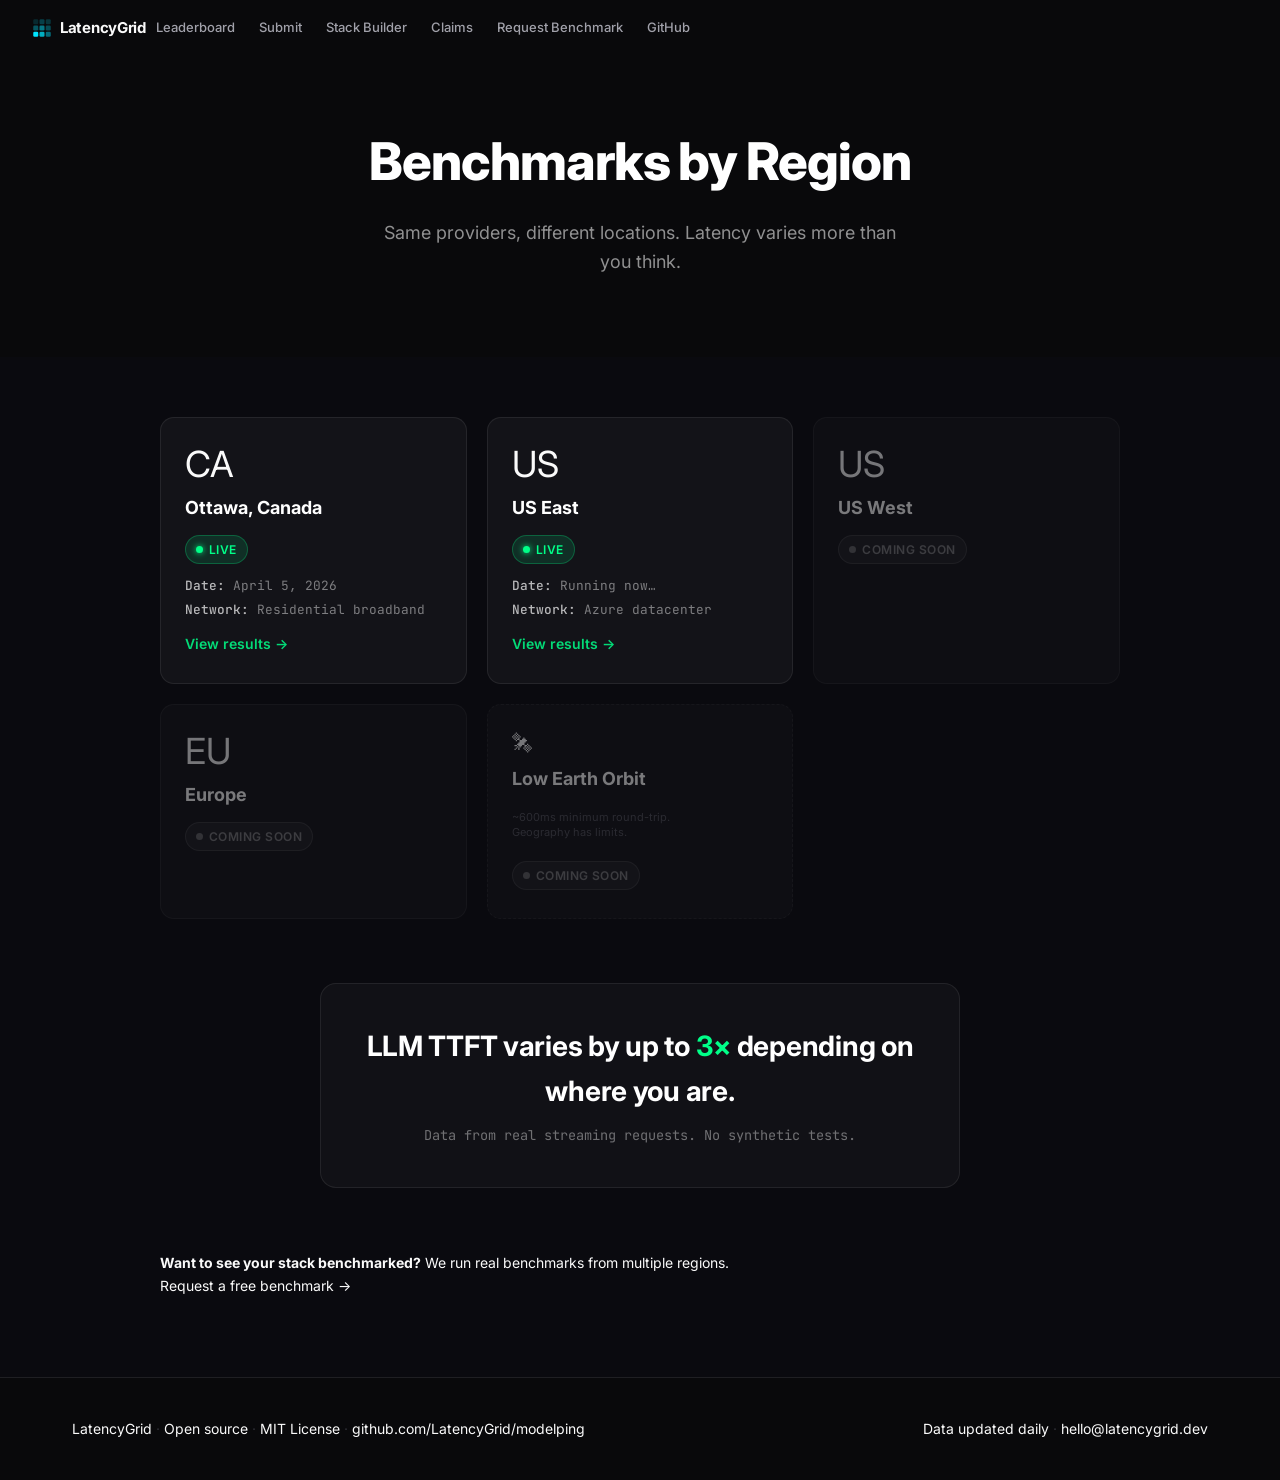
<file: regions.html>
<!DOCTYPE html>
<html lang="en">
<head>
  <meta charset="UTF-8" />
  <meta name="viewport" content="width=device-width, initial-scale=1.0" />
  <title>Benchmarks by Region — LatencyGrid</title>
  <meta name="description" content="LLM and voice AI pipeline latency benchmarks broken down by region. See how TTFT varies across Ottawa, US East, and more." />

  <!-- OG / Twitter Card -->
  <meta property="og:title" content="Benchmarks by Region — LatencyGrid" />
  <meta property="og:description" content="Same providers, different locations. Latency varies more than you think." />
  <meta property="og:url" content="https://latencygrid.dev/regions" />
  <meta property="og:type" content="website" />
  <meta property="og:image" content="https://latencygrid.dev/og-image.png" />
  <meta name="twitter:card" content="summary_large_image" />
  <meta name="twitter:title" content="Benchmarks by Region — LatencyGrid" />
  <meta name="twitter:description" content="Same providers, different locations. Latency varies more than you think." />
  <meta name="twitter:image" content="https://latencygrid.dev/og-image.png" />

  <link rel="preconnect" href="https://fonts.googleapis.com" />
  <link rel="preconnect" href="https://fonts.gstatic.com" crossorigin />
  <link href="https://fonts.googleapis.com/css2?family=Inter:wght@400;500;600;700;800&family=JetBrains+Mono:wght@400;500;600&display=swap" rel="stylesheet" />

  <link rel="stylesheet" href="styles.css" />

  <style>
    /* ── Regions page–specific styles ── */
    .regions-hero {
      background: var(--bg, #0a0a0f);
      padding: 120px 24px 80px;
      text-align: center;
    }

    .regions-hero-title {
      font-size: clamp(2rem, 5vw, 3.25rem);
      font-weight: 800;
      color: #fff;
      margin: 0 0 16px;
      letter-spacing: -0.02em;
    }

    .regions-hero-sub {
      font-size: 1.125rem;
      color: rgba(255,255,255,0.55);
      max-width: 520px;
      margin: 0 auto 0;
      line-height: 1.6;
    }

    /* ── Cards grid ── */
    .regions-section {
      padding: 60px 24px 80px;
      background: #0a0a0f;
    }

    .regions-grid {
      display: grid;
      grid-template-columns: repeat(auto-fit, minmax(260px, 1fr));
      gap: 20px;
      max-width: 960px;
      margin: 0 auto 64px;
    }

    .region-card {
      background: rgba(255,255,255,0.04);
      border: 1px solid rgba(255,255,255,0.08);
      border-radius: 14px;
      padding: 28px 24px;
      display: flex;
      flex-direction: column;
      gap: 12px;
      transition: border-color 0.2s, background 0.2s;
    }

    .region-card:hover:not(.region-card--dim) {
      border-color: rgba(255,255,255,0.18);
      background: rgba(255,255,255,0.06);
    }

    .region-card--dim {
      opacity: 0.45;
      cursor: default;
    }

    .region-flag {
      font-size: 2.25rem;
      line-height: 1;
    }

    .region-label {
      font-size: 1.125rem;
      font-weight: 700;
      color: #fff;
    }

    .region-meta {
      display: flex;
      flex-direction: column;
      gap: 4px;
    }

    .region-meta-row {
      font-size: 0.8rem;
      color: rgba(255,255,255,0.45);
      font-family: 'JetBrains Mono', monospace;
    }

    .region-meta-row strong {
      color: rgba(255,255,255,0.7);
      font-weight: 500;
    }

    /* Status badge */
    .region-badge {
      display: inline-flex;
      align-items: center;
      gap: 6px;
      font-size: 0.75rem;
      font-weight: 600;
      letter-spacing: 0.04em;
      text-transform: uppercase;
      padding: 4px 10px;
      border-radius: 999px;
      width: fit-content;
    }

    .region-badge--live {
      background: rgba(0, 255, 136, 0.12);
      color: #00ff88;
      border: 1px solid rgba(0, 255, 136, 0.25);
    }

    .region-badge--soon {
      background: rgba(255,255,255,0.06);
      color: rgba(255,255,255,0.4);
      border: 1px solid rgba(255,255,255,0.1);
    }

    .badge-dot {
      width: 7px;
      height: 7px;
      border-radius: 50%;
      flex-shrink: 0;
    }

    .badge-dot--green {
      background: #00ff88;
      box-shadow: 0 0 6px #00ff88;
      animation: pulse-green 2s ease-in-out infinite;
    }

    .badge-dot--gray {
      background: rgba(255,255,255,0.3);
    }

    @keyframes pulse-green {
      0%, 100% { opacity: 1; }
      50% { opacity: 0.5; }
    }

    .region-link {
      margin-top: auto;
      font-size: 0.875rem;
      font-weight: 600;
      color: rgba(0, 255, 136, 0.85);
      text-decoration: none;
      transition: color 0.15s;
    }

    .region-link:hover {
      color: #00ff88;
    }

    /* ── Stat highlight ── */
    .regions-stat {
      max-width: 640px;
      margin: 0 auto 64px;
      background: rgba(255,255,255,0.03);
      border: 1px solid rgba(255,255,255,0.08);
      border-radius: 16px;
      padding: 40px 36px;
      text-align: center;
    }

    .regions-stat-headline {
      font-size: clamp(1.25rem, 3vw, 1.75rem);
      font-weight: 700;
      color: #fff;
      margin: 0 0 12px;
      letter-spacing: -0.01em;
    }

    .regions-stat-headline span {
      color: #00ff88;
    }

    .regions-stat-note {
      font-size: 0.85rem;
      color: rgba(255,255,255,0.4);
      margin: 0;
      font-family: 'JetBrains Mono', monospace;
    }

    /* ── CTA ── */
    .regions-cta {
      max-width: 960px;
      margin: 0 auto;
    }

    /* Nav active state */
    .nav-links a.nav-active {
      color: #fff;
      font-weight: 600;
    }
  </style>
  <!-- Google tag (gtag.js) -->
  <script async src="https://www.googletagmanager.com/gtag/js?id=G-3ZHVHFF3VL"></script>
  <script>
    window.dataLayer = window.dataLayer || [];
    function gtag(){dataLayer.push(arguments);}
    gtag('js', new Date());
    gtag('config', 'G-3ZHVHFF3VL');
  </script>
</head>
<body>

  <!-- ═══════════════════════════════════════════
       HERO
  ════════════════════════════════════════════ -->
  <section class="regions-hero">
    <nav class="nav">
      <a href="/" class="nav-logo">
        <img src="/logo.svg" width="20" height="20" alt="LatencyGrid" style="display:inline-block;vertical-align:middle;">
        LatencyGrid
      </a>
      <div class="nav-links">
        <a href="/leaderboard">Leaderboard</a>
        <a href="/submit">Submit</a>
        <a href="/quiz">Stack Builder</a>
        <a href="/claims">Claims</a>
        <a href="/benchmark">Request Benchmark</a>
        <a href="https://github.com/LatencyGrid/modelping" target="_blank" rel="noopener">GitHub</a>
      </div>
    </nav>

    <h1 class="regions-hero-title">Benchmarks by Region</h1>
    <p class="regions-hero-sub">Same providers, different locations. Latency varies more than you think.</p>
  </section>

  <!-- ═══════════════════════════════════════════
       REGION CARDS
  ════════════════════════════════════════════ -->
  <section class="regions-section">
    <div class="regions-grid">

      <!-- Card 1 — Ottawa, Canada -->
      <div class="region-card">
        <div class="region-flag">CA</div>
        <div class="region-label">Ottawa, Canada</div>
        <div class="region-badge region-badge--live">
          <span class="badge-dot badge-dot--green"></span>Live
        </div>
        <div class="region-meta">
          <div class="region-meta-row"><strong>Date:</strong> April 5, 2026</div>
          <div class="region-meta-row"><strong>Network:</strong> Residential broadband</div>
        </div>
        <a href="/#leaderboard" class="region-link">View results →</a>
      </div>

      <!-- Card 2 — US East -->
      <div class="region-card">
        <div class="region-flag">US</div>
        <div class="region-label">US East</div>
        <div class="region-badge region-badge--live">
          <span class="badge-dot badge-dot--green"></span>Live
        </div>
        <div class="region-meta">
          <div class="region-meta-row"><strong>Date:</strong> Running now…</div>
          <div class="region-meta-row"><strong>Network:</strong> Azure datacenter</div>
        </div>
        <a href="/#leaderboard" class="region-link">View results →</a>
      </div>

      <!-- Card 3 — US West (coming soon) -->
      <div class="region-card region-card--dim">
        <div class="region-flag">US</div>
        <div class="region-label">US West</div>
        <div class="region-badge region-badge--soon">
          <span class="badge-dot badge-dot--gray"></span>Coming soon
        </div>
      </div>

      <!-- Card 4 — Europe (coming soon) -->
      <div class="region-card region-card--dim">
        <div class="region-flag">EU</div>
        <div class="region-label">Europe</div>
        <div class="region-badge region-badge--soon">
          <span class="badge-dot badge-dot--gray"></span>Coming soon
        </div>
      </div>

      <!-- Card 5 — Low Earth Orbit (coming soon) -->
      <div class="region-card region-card--dim" style="border-style: dashed;">
        <div class="region-flag" style="font-size:20px;">🛰</div>
        <div class="region-label">Low Earth Orbit</div>
        <div style="font-size:11px;color:#52525b;margin:4px 0 8px;line-height:1.4;">~600ms minimum round-trip.<br>Geography has limits.</div>
        <div class="region-badge region-badge--soon">
          <span class="badge-dot badge-dot--gray"></span>Coming soon
        </div>
      </div>

    </div>

    <!-- Highlight stat -->
    <div class="regions-stat">
      <p class="regions-stat-headline">LLM TTFT varies by up to <span>3×</span> depending on where you are.</p>
      <p class="regions-stat-note">Data from real streaming requests. No synthetic tests.</p>
    </div>

    <!-- CTA -->
    <div class="regions-cta">
      <div class="lb-cta">
        <div class="lb-cta-text">
          <strong>Want to see your stack benchmarked?</strong>
          <span>We run real benchmarks from multiple regions.</span>
        </div>
        <a href="mailto:hello@latencygrid.dev?subject=Benchmark Request&body=Provider/model I want benchmarked:%0A%0ARegion:%0A%0AUse case:" class="lb-cta-link">
          Request a free benchmark →
        </a>
      </div>
    </div>
  </section>

  <!-- ═══════════════════════════════════════════
       FOOTER
  ════════════════════════════════════════════ -->
  <footer class="footer">
    <div class="container footer-inner">
      <div class="footer-left">
        <span class="footer-logo">LatencyGrid</span>
        <span class="footer-sep">·</span>
        <span class="footer-dim">Open source</span>
        <span class="footer-sep">·</span>
        <span class="footer-dim">MIT License</span>
        <span class="footer-sep">·</span>
        <a href="https://github.com/LatencyGrid/modelping" target="_blank" rel="noopener" class="footer-dim footer-link">github.com/LatencyGrid/modelping</a>
      </div>
      <div class="footer-right">
        <span class="footer-dim">Data updated daily</span>
        <span class="footer-sep">·</span>
        <a href="mailto:hello@latencygrid.dev" class="footer-dim footer-link">hello@latencygrid.dev</a>
      </div>
    </div>
  </footer>

</body>
</html>
</file>
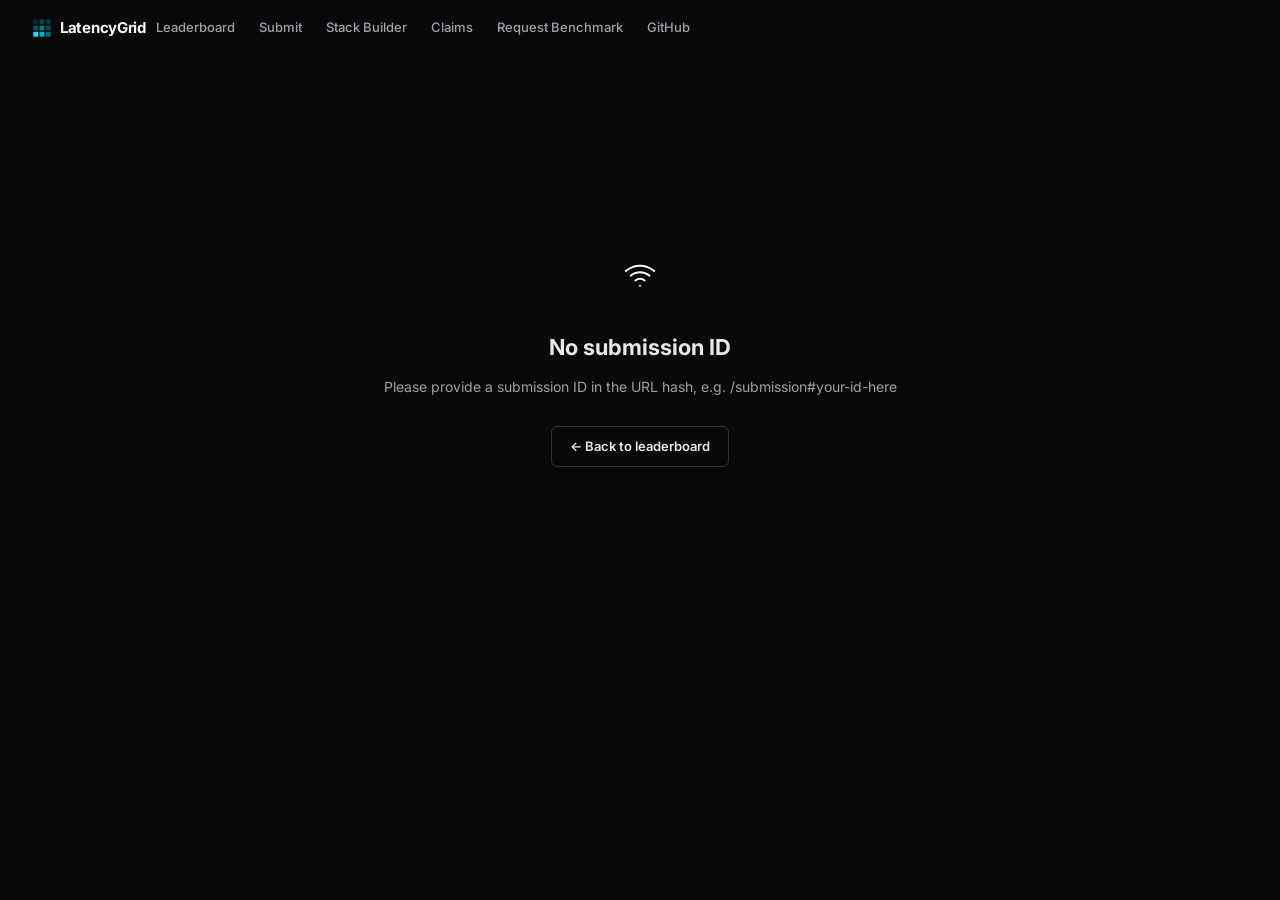
<file: submission.html>
<!DOCTYPE html>
<html lang="en">
<head>
  <meta charset="UTF-8" />
  <meta name="viewport" content="width=device-width, initial-scale=1.0" />
  <title>Benchmark Results — LatencyGrid</title>
  <meta name="description" content="View detailed benchmark results for this community submission on LatencyGrid." />

  <link rel="preconnect" href="https://fonts.googleapis.com" />
  <link rel="preconnect" href="https://fonts.gstatic.com" crossorigin />
  <link href="https://fonts.googleapis.com/css2?family=Inter:wght@400;500;600;700;800&family=JetBrains+Mono:wght@400;500;600&display=swap" rel="stylesheet" />

  <link rel="stylesheet" href="styles.css" />
  <style>
    .submission-page {
      max-width: 960px;
      margin: 0 auto;
      padding: 56px 24px 120px;
    }

    /* Back link */
    .back-link {
      display: inline-flex;
      align-items: center;
      gap: 6px;
      font-size: 13px;
      font-weight: 500;
      color: var(--fg-muted, #a0a0a0);
      text-decoration: none;
      margin-bottom: 28px;
      transition: color 0.15s;
    }

    .back-link:hover {
      color: var(--accent, #00ff88);
    }

    /* Page header */
    .page-header {
      margin-bottom: 32px;
    }

    .page-title {
      font-size: clamp(24px, 4vw, 36px);
      font-weight: 800;
      color: var(--fg, #e8e8e8);
      margin: 0 0 20px;
      letter-spacing: -0.02em;
    }

    /* Metadata pills */
    .meta-pills {
      display: flex;
      flex-wrap: wrap;
      gap: 8px;
      align-items: center;
    }

    .meta-pill {
      display: inline-flex;
      align-items: center;
      gap: 5px;
      font-family: 'JetBrains Mono', monospace;
      font-size: 12px;
      font-weight: 500;
      padding: 4px 10px;
      border-radius: 4px;
      background: #0d0d0d;
      border: 1px solid #1e1e1e;
      color: var(--text-mid, #a0a0a0);
    }

    .meta-pill.region {
      background: rgba(0, 255, 136, 0.08);
      border-color: rgba(0, 255, 136, 0.2);
      color: var(--accent, #00ff88);
    }

    /* Section title */
    .section-title {
      font-size: 15px;
      font-weight: 700;
      color: var(--fg, #e8e8e8);
      text-transform: uppercase;
      letter-spacing: 0.06em;
      margin: 48px 0 16px;
      display: flex;
      align-items: center;
      gap: 10px;
    }

    .section-title::after {
      content: '';
      flex: 1;
      height: 1px;
      background: #1e1e1e;
    }

    /* Table */
    .table-wrapper {
      overflow-x: auto;
      border: 1px solid #1e1e1e;
      border-radius: 10px;
    }

    table {
      width: 100%;
      border-collapse: collapse;
      font-size: 13px;
    }

    thead th {
      background: #0d0d0d;
      color: var(--text-mid, #a0a0a0);
      font-size: 11px;
      font-weight: 600;
      text-transform: uppercase;
      letter-spacing: 0.07em;
      padding: 12px 16px;
      text-align: left;
      border-bottom: 1px solid #1e1e1e;
      white-space: nowrap;
    }

    tbody tr {
      border-bottom: 1px solid #111;
      transition: background 0.1s;
    }

    tbody tr:last-child {
      border-bottom: none;
    }

    tbody tr:hover {
      background: rgba(255, 255, 255, 0.02);
    }

    td {
      padding: 13px 16px;
      color: var(--fg, #e8e8e8);
      vertical-align: middle;
    }

    td.mono {
      font-family: 'JetBrains Mono', monospace;
      font-size: 12px;
    }

    td.muted {
      color: var(--text-mid, #a0a0a0);
    }

    /* Fastest row accent */
    tr.fastest-row {
      border-left: 3px solid var(--accent, #00ff88);
    }

    tr.fastest-row td:first-child {
      padding-left: 13px;
    }

    /* Error row */
    tr.error-row {
      opacity: 0.55;
    }

    tr.error-row td {
      color: #ff6b6b;
    }

    tr.error-row td.mono {
      color: #ff6b6b;
    }

    /* Provider dot */
    .provider-cell {
      display: flex;
      align-items: center;
      gap: 7px;
    }

    .provider-dot {
      width: 8px;
      height: 8px;
      border-radius: 50%;
      flex-shrink: 0;
    }

    /* Loading state */
    .loading-state {
      display: flex;
      align-items: center;
      justify-content: center;
      gap: 12px;
      padding: 100px 24px;
      color: var(--text-mid, #a0a0a0);
      font-size: 14px;
    }

    .spinner {
      width: 20px;
      height: 20px;
      border: 2px solid rgba(0, 255, 136, 0.2);
      border-top-color: var(--accent, #00ff88);
      border-radius: 50%;
      animation: spin 0.7s linear infinite;
    }

    @keyframes spin {
      to { transform: rotate(360deg); }
    }

    /* Error / not found state */
    .error-state {
      display: none;
      text-align: center;
      padding: 100px 24px;
    }

    .error-icon {
      font-size: 44px;
      margin-bottom: 20px;
    }

    .error-state h2 {
      font-size: 22px;
      font-weight: 700;
      color: var(--fg, #e8e8e8);
      margin: 0 0 10px;
    }

    .error-state p {
      font-size: 14px;
      color: var(--text-mid, #a0a0a0);
      margin: 0 0 28px;
    }

    .back-btn {
      display: inline-flex;
      align-items: center;
      gap: 7px;
      font-family: 'Inter', sans-serif;
      font-size: 13px;
      font-weight: 600;
      color: var(--fg, #e8e8e8);
      background: transparent;
      border: 1px solid #333;
      border-radius: 6px;
      padding: 9px 18px;
      text-decoration: none;
      transition: border-color 0.15s, color 0.15s;
    }

    .back-btn:hover {
      border-color: var(--accent, #00ff88);
      color: var(--accent, #00ff88);
    }

    /* Share section */
    .share-section {
      margin-top: 56px;
      padding: 24px 28px;
      background: #0d0d0d;
      border: 1px solid #1e1e1e;
      border-radius: 10px;
    }

    .share-section h3 {
      font-size: 13px;
      font-weight: 700;
      color: var(--text-mid, #a0a0a0);
      text-transform: uppercase;
      letter-spacing: 0.07em;
      margin: 0 0 12px;
    }

    .share-row {
      display: flex;
      align-items: center;
      gap: 12px;
      flex-wrap: wrap;
    }

    .share-url-box {
      flex: 1;
      min-width: 240px;
      display: flex;
      align-items: center;
      gap: 0;
      background: #0a0a0a;
      border: 1px solid #222;
      border-radius: 6px;
      overflow: hidden;
    }

    .share-url-text {
      flex: 1;
      font-family: 'JetBrains Mono', monospace;
      font-size: 12px;
      color: var(--text-mid, #a0a0a0);
      padding: 9px 12px;
      overflow: hidden;
      text-overflow: ellipsis;
      white-space: nowrap;
      cursor: text;
      user-select: all;
    }

    .copy-btn {
      font-family: 'Inter', sans-serif;
      font-size: 12px;
      font-weight: 600;
      color: var(--text-mid, #a0a0a0);
      background: #151515;
      border: none;
      border-left: 1px solid #222;
      padding: 9px 14px;
      cursor: pointer;
      transition: color 0.15s, background 0.15s;
      white-space: nowrap;
    }

    .copy-btn:hover {
      background: #1e1e1e;
      color: var(--accent, #00ff88);
    }

    .copy-btn.copied {
      color: var(--accent, #00ff88);
    }

    .submit-link {
      font-size: 13px;
      font-weight: 600;
      color: var(--accent, #00ff88);
      text-decoration: none;
      white-space: nowrap;
      transition: opacity 0.15s;
    }

    .submit-link:hover {
      opacity: 0.8;
    }

    /* Responsive */
    @media (max-width: 600px) {
      .share-row {
        flex-direction: column;
        align-items: stretch;
      }
      .submit-link {
        text-align: center;
      }
    }
  </style>
  <!-- Google tag (gtag.js) -->
  <script async src="https://www.googletagmanager.com/gtag/js?id=G-3ZHVHFF3VL"></script>
  <script>
    window.dataLayer = window.dataLayer || [];
    function gtag(){dataLayer.push(arguments);}
    gtag('js', new Date());
    gtag('config', 'G-3ZHVHFF3VL');
  </script>
</head>
<body>

  <section class="hero" style="padding-bottom: 0; min-height: auto;">
    <nav class="nav">
      <a href="/" class="nav-logo">
        <img src="/logo.svg" width="20" height="20" alt="LatencyGrid" style="display:inline-block;vertical-align:middle;">
        LatencyGrid
      </a>
      <div class="nav-links">
        <a href="/leaderboard">Leaderboard</a>
        <a href="/submit">Submit</a>
        <a href="/quiz">Stack Builder</a>
        <a href="/claims">Claims</a>
        <a href="/benchmark">Request Benchmark</a>
        <a href="https://github.com/LatencyGrid/modelping" target="_blank" rel="noopener">GitHub</a>
      </div>
    </nav>
  </section>

  <!-- Loading state (full page) -->
  <div class="loading-state" id="loadingState">
    <div class="spinner"></div>
    Loading benchmark results...
  </div>

  <!-- Error / not found state -->
  <div class="error-state" id="errorState">
    <div class="error-icon"><svg width="32" height="32" viewBox="0 0 24 24" fill="none" stroke="currentColor" stroke-width="1.5" stroke-linecap="round" stroke-linejoin="round"><path d="M5 12.55a11 11 0 0 1 14.08 0"></path><path d="M1.42 9a16 16 0 0 1 21.16 0"></path><path d="M8.53 16.11a6 6 0 0 1 6.95 0"></path><line x1="12" y1="20" x2="12.01" y2="20"></line></svg></div>
    <h2 id="errorTitle">Submission not found</h2>
    <p id="errorMsg">This benchmark submission could not be found or may have been removed.</p>
    <a href="/leaderboard" class="back-btn">← Back to leaderboard</a>
  </div>

  <!-- Main content (hidden until loaded) -->
  <main class="submission-page" id="mainContent" style="display:none">
    <a href="/leaderboard" class="back-link">← Community Leaderboard</a>

    <div class="page-header">
      <h1 class="page-title">Benchmark Results</h1>
      <div class="meta-pills" id="metaPills">
        <!-- filled by JS -->
      </div>
    </div>

    <!-- LLM section -->
    <div id="llmSection" style="display:none">
      <div class="section-title">LLM Benchmarks</div>
      <div class="table-wrapper">
        <table>
          <thead>
            <tr>
              <th>Model</th>
              <th>Provider</th>
              <th>TTFT P50</th>
              <th>TTFT P95</th>
              <th>Tok/s</th>
              <th>Error Rate</th>
            </tr>
          </thead>
          <tbody id="llmBody"></tbody>
        </table>
      </div>
    </div>

    <!-- STT section -->
    <div id="sttSection" style="display:none">
      <div class="section-title">STT Benchmarks</div>
      <div class="table-wrapper">
        <table>
          <thead>
            <tr>
              <th>Model</th>
              <th>Provider</th>
              <th>Latency P50</th>
            </tr>
          </thead>
          <tbody id="sttBody"></tbody>
        </table>
      </div>
    </div>

    <!-- TTS section -->
    <div id="ttsSection" style="display:none">
      <div class="section-title">TTS Benchmarks</div>
      <div class="table-wrapper">
        <table>
          <thead>
            <tr>
              <th>Model</th>
              <th>Provider</th>
              <th>TTFB P50</th>
              <th>Realtime Factor</th>
            </tr>
          </thead>
          <tbody id="ttsBody"></tbody>
        </table>
      </div>
    </div>

    <!-- Share section -->
    <div class="share-section" id="shareSection">
      <h3>Share this benchmark</h3>
      <div class="share-row">
        <div class="share-url-box">
          <span class="share-url-text" id="shareUrl"></span>
          <button class="copy-btn" id="copyBtn" onclick="copyUrl()">Copy</button>
        </div>
        <a href="/submit" class="submit-link">Submit your own →</a>
      </div>
    </div>
  </main>

  <script>
    const API_URL = 'https://api.latencygrid.dev';

    const PROVIDER_COLORS = {
      openai: '#74aa9c',
      anthropic: '#d4a5a5',
      google: '#4285f4',
      groq: '#f55036',
    };

    const REGION_LABELS = {
      'us-east': 'US East',
      'us-west': 'US West',
      'eu-west': 'EU West',
      'asia-pacific': 'Asia Pacific',
      'canada': 'Canada',
      'other': 'Other',
    };

    function formatMs(val) {
      if (val == null || isNaN(val)) return '—';
      return val < 1000 ? `${Math.round(val)}ms` : `${(val / 1000).toFixed(2)}s`;
    }

    function formatDate(ts) {
      try {
        const d = new Date(ts);
        return d.toLocaleDateString('en-US', { month: 'short', day: 'numeric', year: 'numeric' });
      } catch { return '—'; }
    }

    function formatErrorRate(val) {
      if (val == null || isNaN(val)) return '—';
      if (val === 0) return '0%';
      return `${(val * 100).toFixed(1)}%`;
    }

    function providerDot(provider) {
      const color = PROVIDER_COLORS[provider?.toLowerCase()] || '#555';
      return `<span class="provider-dot" style="background:${color}"></span>`;
    }

    function showError(title, msg) {
      document.getElementById('loadingState').style.display = 'none';
      const el = document.getElementById('errorState');
      el.style.display = 'block';
      if (title) document.getElementById('errorTitle').textContent = title;
      if (msg) document.getElementById('errorMsg').textContent = msg;
    }

    function renderMetaPills(sub) {
      const container = document.getElementById('metaPills');
      const regionLabel = REGION_LABELS[sub.region] || sub.region || 'Unknown';
      const parts = [];

      parts.push(`<span class="meta-pill region">${regionLabel}</span>`);

      if (sub.location) {
        parts.push(`<span class="meta-pill">${sub.location}</span>`);
      }

      if (sub.timestamp) {
        parts.push(`<span class="meta-pill">${formatDate(sub.timestamp)}</span>`);
      }

      if (sub.modelping_version) {
        parts.push(`<span class="meta-pill">modelping v${sub.modelping_version}</span>`);
      }

      container.innerHTML = parts.join('');
    }

    function renderLLM(llm) {
      if (!Array.isArray(llm) || llm.length === 0) return;

      // Sort: valid rows by TTFT P50 asc, then error rows
      const valid = llm.filter(m => m.error_rate == null || m.error_rate < 1.0);
      const errors = llm.filter(m => m.error_rate != null && m.error_rate >= 1.0);

      valid.sort((a, b) => (a.ttft_p50 ?? Infinity) - (b.ttft_p50 ?? Infinity));

      const allRows = [...valid, ...errors];
      const fastestModel = valid.length > 0 ? valid[0].model : null;

      const tbody = document.getElementById('llmBody');
      tbody.innerHTML = '';

      allRows.forEach((m, i) => {
        const isError = m.error_rate != null && m.error_rate >= 1.0;
        const isFastest = !isError && m.model === fastestModel && i === 0;

        const tr = document.createElement('tr');
        if (isFastest) tr.classList.add('fastest-row');
        if (isError) tr.classList.add('error-row');

        const ttftP50 = isError ? '<span style="opacity:0.6">error</span>' : `<span class="mono">${formatMs(m.ttft_p50)}</span>`;
        const ttftP95 = isError ? '<span style="opacity:0.6">error</span>' : `<span class="mono">${formatMs(m.ttft_p95)}</span>`;
        const toks = isError ? '—' : (m.throughput_p50 != null ? `${m.throughput_p50.toFixed(1)}` : '—');

        tr.innerHTML = `
          <td><strong>${m.model || '—'}</strong></td>
          <td>
            <div class="provider-cell">
              ${providerDot(m.provider)}
              <span class="muted">${m.provider || '—'}</span>
            </div>
          </td>
          <td class="mono">${ttftP50}</td>
          <td class="mono">${ttftP95}</td>
          <td class="mono">${toks}</td>
          <td class="mono">${formatErrorRate(m.error_rate)}</td>
        `;
        tbody.appendChild(tr);
      });

      document.getElementById('llmSection').style.display = 'block';
    }

    function renderSTT(stt) {
      if (!Array.isArray(stt) || stt.length === 0) return;

      const valid = stt.filter(m => m.latency_p50 != null || m.p50_latency_ms != null);
      if (!valid.length) return;

      valid.sort((a, b) => {
        const aVal = a.latency_p50 ?? a.p50_latency_ms ?? Infinity;
        const bVal = b.latency_p50 ?? b.p50_latency_ms ?? Infinity;
        return aVal - bVal;
      });

      const tbody = document.getElementById('sttBody');
      tbody.innerHTML = '';

      valid.forEach(m => {
        const latency = m.latency_p50 ?? m.p50_latency_ms;
        const tr = document.createElement('tr');
        tr.innerHTML = `
          <td><strong>${m.model || '—'}</strong></td>
          <td>
            <div class="provider-cell">
              ${providerDot(m.provider)}
              <span class="muted">${m.provider || '—'}</span>
            </div>
          </td>
          <td class="mono">${formatMs(latency)}</td>
        `;
        tbody.appendChild(tr);
      });

      document.getElementById('sttSection').style.display = 'block';
    }

    function renderTTS(tts) {
      if (!Array.isArray(tts) || tts.length === 0) return;

      const valid = tts.filter(m => m.ttfb_p50 != null || m.p50_ttfb_ms != null);
      if (!valid.length) return;

      valid.sort((a, b) => {
        const aVal = a.ttfb_p50 ?? a.p50_ttfb_ms ?? Infinity;
        const bVal = b.ttfb_p50 ?? b.p50_ttfb_ms ?? Infinity;
        return aVal - bVal;
      });

      const tbody = document.getElementById('ttsBody');
      tbody.innerHTML = '';

      valid.forEach(m => {
        const ttfb = m.ttfb_p50 ?? m.p50_ttfb_ms;
        const rtf = m.realtime_factor != null ? m.realtime_factor.toFixed(2) + 'x' : '—';
        const tr = document.createElement('tr');
        tr.innerHTML = `
          <td><strong>${m.model || '—'}</strong></td>
          <td>
            <div class="provider-cell">
              ${providerDot(m.provider)}
              <span class="muted">${m.provider || '—'}</span>
            </div>
          </td>
          <td class="mono">${formatMs(ttfb)}</td>
          <td class="mono">${rtf}</td>
        `;
        tbody.appendChild(tr);
      });

      document.getElementById('ttsSection').style.display = 'block';
    }

    function copyUrl() {
      const url = document.getElementById('shareUrl').textContent;
      navigator.clipboard.writeText(url).then(() => {
        const btn = document.getElementById('copyBtn');
        btn.textContent = 'Copied!';
        btn.classList.add('copied');
        setTimeout(() => {
          btn.textContent = 'Copy';
          btn.classList.remove('copied');
        }, 2000);
      }).catch(() => {
        // Fallback: select text
        const el = document.getElementById('shareUrl');
        const range = document.createRange();
        range.selectNodeContents(el);
        window.getSelection().removeAllRanges();
        window.getSelection().addRange(range);
      });
    }

    async function load() {
      const hash = window.location.hash.replace('#', '').trim();

      if (!hash) {
        showError('No submission ID', 'Please provide a submission ID in the URL hash, e.g. /submission#your-id-here');
        return;
      }

      try {
        const resp = await fetch(`${API_URL}/results/${encodeURIComponent(hash)}`);

        if (resp.status === 404) {
          showError('Submission not found', 'This benchmark submission could not be found or may have been removed.');
          return;
        }

        if (!resp.ok) {
          showError('Error loading submission', `Server returned ${resp.status}. Please try again later.`);
          return;
        }

        const data = await resp.json();

        if (!data.success || !data.submission) {
          showError('Submission not found', data.error || 'This submission could not be loaded.');
          return;
        }

        const sub = data.submission;

        // Hide loader, show content
        document.getElementById('loadingState').style.display = 'none';
        document.getElementById('mainContent').style.display = 'block';

        // Update page title
        const regionLabel = { 'us-east': 'US East', 'us-west': 'US West', 'eu-west': 'EU West', 'asia-pacific': 'Asia Pacific', 'canada': 'Canada' }[sub.region] || sub.region || '';
        document.title = `Benchmark Results — ${regionLabel || sub.location || 'Submission'} — LatencyGrid`;

        // Render metadata
        renderMetaPills(sub);

        // Render tables
        renderLLM(sub.llm);
        renderSTT(sub.stt);
        renderTTS(sub.tts);

        // Share URL
        const shareUrl = `https://latencygrid.dev/submission#${sub.id}`;
        document.getElementById('shareUrl').textContent = shareUrl;

      } catch (err) {
        console.error('Failed to load submission:', err);
        showError('Failed to load', 'Could not connect to the API. Please check your connection and try again.');
      }
    }

    load();
  </script>

</body>
</html>
</file>
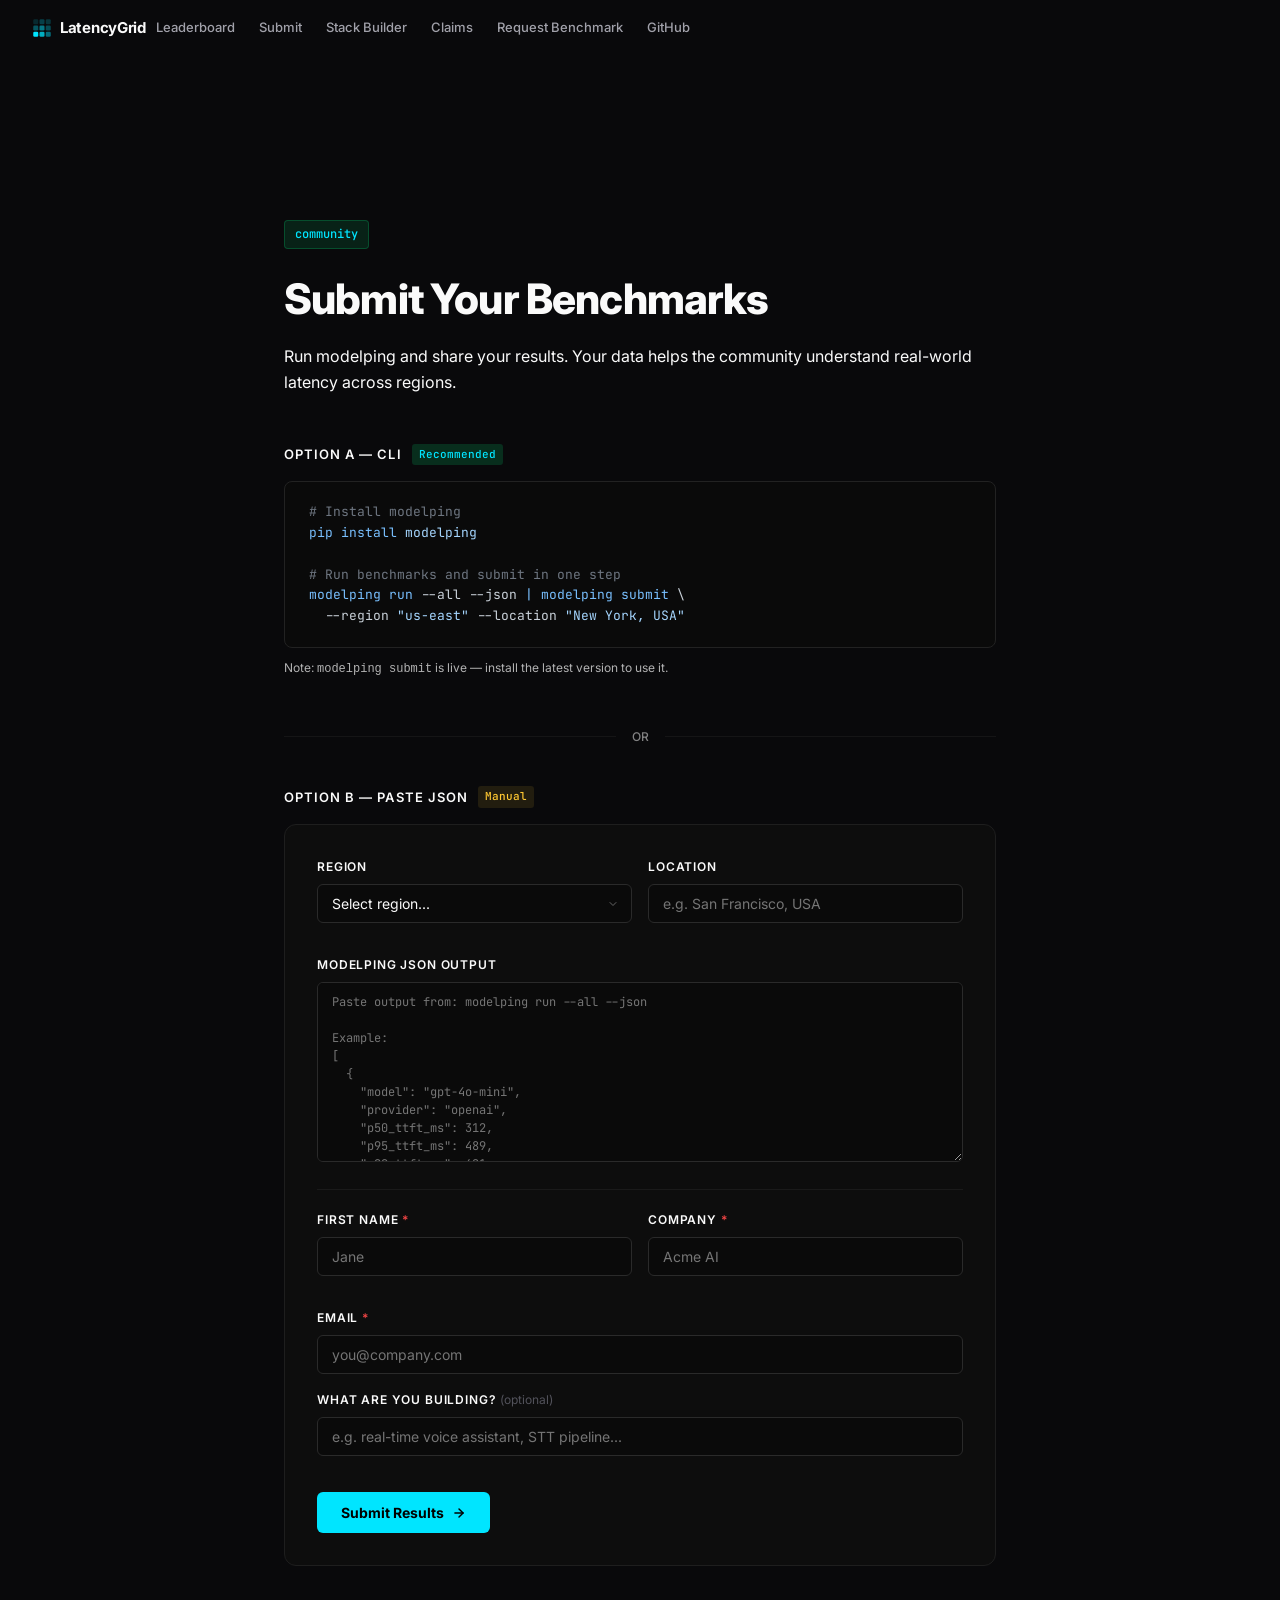
<file: submit.html>
<!DOCTYPE html>
<html lang="en">
<head>
  <meta charset="UTF-8" />
  <meta name="viewport" content="width=device-width, initial-scale=1.0" />
  <title>Submit Benchmarks — LatencyGrid</title>
  <meta name="description" content="Run modelping and share your latency benchmark results with the community." />

  <link rel="preconnect" href="https://fonts.googleapis.com" />
  <link rel="preconnect" href="https://fonts.gstatic.com" crossorigin />
  <link href="https://fonts.googleapis.com/css2?family=Inter:wght@400;500;600;700;800&family=JetBrains+Mono:wght@400;500;600&display=swap" rel="stylesheet" />

  <link rel="stylesheet" href="styles.css" />
  <style>
    .submit-page {
      max-width: 760px;
      margin: 0 auto;
      padding: 80px 24px 120px;
    }

    .page-header {
      margin-bottom: 48px;
    }

    .page-badge {
      display: inline-block;
      font-family: 'JetBrains Mono', monospace;
      font-size: 12px;
      font-weight: 500;
      color: var(--accent);
      background: rgba(0, 255, 136, 0.1);
      border: 1px solid rgba(0, 255, 136, 0.2);
      border-radius: 4px;
      padding: 4px 10px;
      margin-bottom: 16px;
    }

    .page-title {
      font-size: clamp(28px, 5vw, 42px);
      font-weight: 800;
      color: var(--fg);
      margin: 0 0 12px;
      letter-spacing: -0.02em;
    }

    .page-sub {
      font-size: 16px;
      color: var(--fg-muted);
      margin: 0;
      line-height: 1.6;
    }

    .method-section {
      margin-bottom: 48px;
    }

    .method-label {
      display: flex;
      align-items: center;
      gap: 10px;
      font-size: 13px;
      font-weight: 600;
      color: var(--fg-muted);
      text-transform: uppercase;
      letter-spacing: 0.08em;
      margin-bottom: 16px;
    }

    .method-label .badge {
      font-family: 'JetBrains Mono', monospace;
      font-size: 11px;
      font-weight: 500;
      background: rgba(0, 255, 136, 0.15);
      color: var(--accent);
      border-radius: 3px;
      padding: 2px 7px;
      text-transform: none;
      letter-spacing: 0;
    }

    .method-label .badge.soon {
      background: rgba(255, 200, 50, 0.1);
      color: #ffc832;
    }

    .code-block {
      background: #0a0a0a;
      border: 1px solid #222;
      border-radius: 8px;
      padding: 20px 24px;
      font-family: 'JetBrains Mono', monospace;
      font-size: 13px;
      color: #c9d1d9;
      overflow-x: auto;
      position: relative;
    }

    .code-block .comment {
      color: #6e7681;
    }

    .code-block .cmd {
      color: #79c0ff;
    }

    .code-block .str {
      color: #a5d6ff;
    }

    .code-note {
      margin-top: 10px;
      font-size: 12px;
      color: var(--fg-muted);
      opacity: 0.7;
    }

    .divider {
      display: flex;
      align-items: center;
      gap: 16px;
      margin: 40px 0;
      color: var(--fg-muted);
      font-size: 12px;
      font-weight: 500;
      opacity: 0.5;
    }

    .divider::before,
    .divider::after {
      content: '';
      flex: 1;
      height: 1px;
      background: #222;
    }

    /* Form styles */
    .submit-form {
      background: #0d0d0d;
      border: 1px solid #1e1e1e;
      border-radius: 12px;
      padding: 32px;
    }

    .form-row {
      display: grid;
      grid-template-columns: 1fr 1fr;
      gap: 16px;
      margin-bottom: 16px;
    }

    @media (max-width: 560px) {
      .form-row { grid-template-columns: 1fr; }
    }

    .form-group {
      margin-bottom: 16px;
    }

    label {
      display: block;
      font-size: 12px;
      font-weight: 600;
      color: var(--fg-muted);
      text-transform: uppercase;
      letter-spacing: 0.07em;
      margin-bottom: 8px;
    }

    select, input[type="text"], input[type="email"], textarea {
      width: 100%;
      background: #0a0a0a;
      border: 1px solid #2a2a2a;
      border-radius: 6px;
      color: var(--fg);
      font-family: 'Inter', sans-serif;
      font-size: 14px;
      padding: 10px 14px;
      box-sizing: border-box;
      transition: border-color 0.15s;
      outline: none;
      -webkit-appearance: none;
      appearance: none;
    }

    select {
      background-image: url("data:image/svg+xml,%3Csvg xmlns='http://www.w3.org/2000/svg' width='12' height='12' viewBox='0 0 24 24' fill='none' stroke='%23666' stroke-width='2' stroke-linecap='round' stroke-linejoin='round'%3E%3Cpolyline points='6 9 12 15 18 9'%3E%3C/polyline%3E%3C/svg%3E");
      background-repeat: no-repeat;
      background-position: right 12px center;
      padding-right: 36px;
    }

    select:focus, input:focus, textarea:focus {
      border-color: var(--accent);
      box-shadow: 0 0 0 2px rgba(0, 255, 136, 0.08);
    }

    textarea {
      font-family: 'JetBrains Mono', monospace;
      font-size: 12px;
      resize: vertical;
      min-height: 180px;
      line-height: 1.5;
    }

    .email-field {
      margin-top: 20px;
      padding-top: 20px;
      border-top: 1px solid #1a1a1a;
    }

    .email-field label {
      font-size: 11px;
      opacity: 0.6;
      text-transform: none;
      letter-spacing: 0;
      font-weight: 500;
    }

    .email-field input {
      font-size: 13px;
      opacity: 0.8;
    }

    .submit-btn {
      display: inline-flex;
      align-items: center;
      gap: 8px;
      background: var(--accent);
      color: #000;
      font-family: 'Inter', sans-serif;
      font-size: 14px;
      font-weight: 700;
      padding: 12px 24px;
      border: none;
      border-radius: 6px;
      cursor: pointer;
      margin-top: 20px;
      transition: opacity 0.15s, transform 0.1s;
    }

    .submit-btn:hover { opacity: 0.9; transform: translateY(-1px); }
    .submit-btn:active { transform: translateY(0); }
    .submit-btn:disabled { opacity: 0.5; cursor: not-allowed; transform: none; }

    .success-msg {
      display: none;
      background: rgba(0, 255, 136, 0.08);
      border: 1px solid rgba(0, 255, 136, 0.25);
      border-radius: 8px;
      padding: 16px 20px;
      margin-top: 20px;
      color: var(--accent);
      font-size: 14px;
      font-weight: 500;
    }

    .success-msg a {
      color: var(--accent);
      text-decoration: underline;
    }

    .error-msg {
      display: none;
      background: rgba(255, 80, 80, 0.08);
      border: 1px solid rgba(255, 80, 80, 0.25);
      border-radius: 8px;
      padding: 16px 20px;
      margin-top: 20px;
      color: #ff6b6b;
      font-size: 13px;
    }
  </style>
  <!-- Google tag (gtag.js) -->
  <script async src="https://www.googletagmanager.com/gtag/js?id=G-3ZHVHFF3VL"></script>
  <script>
    window.dataLayer = window.dataLayer || [];
    function gtag(){dataLayer.push(arguments);}
    gtag('js', new Date());
    gtag('config', 'G-3ZHVHFF3VL');
  </script>
</head>
<body>

  <section class="hero" style="padding-bottom: 0; min-height: auto;">
    <nav class="nav">
      <a href="/" class="nav-logo">
        <img src="/logo.svg" width="20" height="20" alt="LatencyGrid" style="display:inline-block;vertical-align:middle;">
        LatencyGrid
      </a>
      <div class="nav-links">
        <a href="/leaderboard">Leaderboard</a>
        <a href="/submit">Submit</a>
        <a href="/quiz">Stack Builder</a>
        <a href="/claims">Claims</a>
        <a href="/benchmark">Request Benchmark</a>
        <a href="https://github.com/LatencyGrid/modelping" target="_blank" rel="noopener">GitHub</a>
      </div>
    </nav>
  </section>

  <main class="submit-page">
    <div class="page-header">
      <div class="page-badge">community</div>
      <h1 class="page-title">Submit Your Benchmarks</h1>
      <p class="page-sub">Run modelping and share your results. Your data helps the community understand real-world latency across regions.</p>
    </div>

    <!-- Option A: CLI -->
    <div class="method-section">
      <div class="method-label">
        Option A — CLI <span class="badge">Recommended</span>
      </div>
      <div class="code-block">
        <div><span class="comment"># Install modelping</span></div>
        <div><span class="cmd">pip install</span> <span class="str">modelping</span></div>
        <br/>
        <div><span class="comment"># Run benchmarks and submit in one step</span></div>
        <div><span class="cmd">modelping run</span> --all --json <span class="cmd">|</span> <span class="cmd">modelping submit</span> \</div>
        <div>&nbsp;&nbsp;--region <span class="str">"us-east"</span> --location <span class="str">"New York, USA"</span></div>
      </div>
      <p class="code-note">Note: <code>modelping submit</code> is live — install the latest version to use it.</p>
    </div>

    <div class="divider">OR</div>

    <!-- Option B: Form -->
    <div class="method-section">
      <div class="method-label">
        Option B — Paste JSON <span class="badge soon">Manual</span>
      </div>

      <form class="submit-form" id="submitForm">
        <div class="form-row">
          <div class="form-group">
            <label for="region">Region</label>
            <select id="region" name="region" required>
              <option value="">Select region...</option>
              <option value="us-east">US East</option>
              <option value="us-west">US West</option>
              <option value="eu-west">EU West</option>
              <option value="asia-pacific">Asia Pacific</option>
              <option value="canada">Canada</option>
              <option value="other">Other</option>
            </select>
          </div>

          <div class="form-group">
            <label for="location">Location</label>
            <input type="text" id="location" name="location" placeholder="e.g. San Francisco, USA" required />
          </div>
        </div>

        <div class="form-group">
          <label for="jsonData">modelping JSON Output</label>
          <textarea
            id="jsonData"
            name="jsonData"
            placeholder='Paste output from: modelping run --all --json

Example:
[
  {
    "model": "gpt-4o-mini",
    "provider": "openai",
    "p50_ttft_ms": 312,
    "p95_ttft_ms": 489,
    "p99_ttft_ms": 621,
    "runs": 5,
    "errors": 0
  }
]'
            required
          ></textarea>
        </div>

        <div class="form-row" style="margin-top:20px;padding-top:20px;border-top:1px solid #1a1a1a;">
          <div class="form-group">
            <label for="firstName">First Name <span style="color:#ef4444">*</span></label>
            <input type="text" id="firstName" name="firstName" placeholder="Jane" required />
          </div>
          <div class="form-group">
            <label for="company">Company <span style="color:#ef4444">*</span></label>
            <input type="text" id="company" name="company" placeholder="Acme AI" required />
          </div>
        </div>

        <div class="form-group">
          <label for="email">Email <span style="color:#ef4444">*</span></label>
          <input type="email" id="email" name="email" placeholder="you@company.com" required />
        </div>

        <div class="form-group">
          <label for="useCase">What are you building? <span style="color:#52525b;font-weight:400;text-transform:none;letter-spacing:0">(optional)</span></label>
          <input type="text" id="useCase" name="useCase" placeholder="e.g. real-time voice assistant, STT pipeline..." />
        </div>

        <button type="submit" class="submit-btn" id="submitBtn">
          Submit Results
          <svg width="14" height="14" viewBox="0 0 24 24" fill="none" stroke="currentColor" stroke-width="2.5" stroke-linecap="round" stroke-linejoin="round">
            <line x1="5" y1="12" x2="19" y2="12"></line>
            <polyline points="12 5 19 12 12 19"></polyline>
          </svg>
        </button>

        <div class="success-msg" id="successMsg">
          Results submitted! <a href="/leaderboard" id="leaderboardLink">View on leaderboard →</a>
        </div>

        <div class="error-msg" id="errorMsg"></div>
      </form>
    </div>
  </main>

  <script>
    document.getElementById('submitForm').addEventListener('submit', async function(e) {
      e.preventDefault();

      const btn = document.getElementById('submitBtn');
      const successMsg = document.getElementById('successMsg');
      const errorMsg = document.getElementById('errorMsg');

      btn.disabled = true;
      btn.textContent = 'Submitting...';
      successMsg.style.display = 'none';
      errorMsg.style.display = 'none';

      const region = document.getElementById('region').value;
      const location = document.getElementById('location').value;
      const email = document.getElementById('email').value;
      const firstName = document.getElementById('firstName').value.trim();
      const company = document.getElementById('company').value.trim();
      const useCase = document.getElementById('useCase').value.trim();
      const jsonData = document.getElementById('jsonData').value.trim();

      let parsedData;
      try {
        parsedData = JSON.parse(jsonData);
      } catch (err) {
        errorMsg.textContent = 'Invalid JSON — please paste valid modelping JSON output.';
        errorMsg.style.display = 'block';
        btn.disabled = false;
        btn.innerHTML = 'Submit Results <svg width="14" height="14" viewBox="0 0 24 24" fill="none" stroke="currentColor" stroke-width="2.5" stroke-linecap="round" stroke-linejoin="round"><line x1="5" y1="12" x2="19" y2="12"></line><polyline points="12 5 19 12 12 19"></polyline></svg>';
        return;
      }

      const payload = {
        region,
        location,
        timestamp: new Date().toISOString(),
        modelping_version: 'web-form',
        llm: Array.isArray(parsedData) ? parsedData : [],
        submitter: { name: firstName, company, email, use_case: useCase },
      };
      payload.email = email; // also at top level for Worker compatibility

      try {
        const resp = await fetch('https://api.latencygrid.dev/submit', {
          method: 'POST',
          headers: { 'Content-Type': 'application/json' },
          body: JSON.stringify(payload),
        });
        const data = await resp.json();

        if (data.success) {
          successMsg.style.display = 'block';
          document.getElementById('leaderboardLink').href = data.url || '/leaderboard';
          document.getElementById('submitForm').reset();
        } else {
          errorMsg.textContent = 'Submission failed: ' + (data.error || 'Unknown error');
          errorMsg.style.display = 'block';
        }
      } catch (err) {
        errorMsg.textContent = 'Network error — please try again. ' + err.message;
        errorMsg.style.display = 'block';
      }

      btn.disabled = false;
      btn.innerHTML = 'Submit Results <svg width="14" height="14" viewBox="0 0 24 24" fill="none" stroke="currentColor" stroke-width="2.5" stroke-linecap="round" stroke-linejoin="round"><line x1="5" y1="12" x2="19" y2="12"></line><polyline points="12 5 19 12 12 19"></polyline></svg>';
    });
  </script>

</body>
</html>
</file>
<file: styles.css>
/* LatencyGrid — Premium Dark Theme */
/* Reset */
*, *::before, *::after { box-sizing: border-box; margin: 0; padding: 0; }

/* Variables */
:root {
  --bg: #09090b;
  --surface: #111113;
  --border: #1f1f23;
  --border-hover: #2e2e35;
  --accent: #00e5ff;
  --accent-secondary: #7c3aed;
  --text-primary: #fafafa;
  --text-secondary: #a1a1aa;
  --text-muted: #52525b;
  --green: #22c55e;
  --yellow: #eab308;
  --red: #ef4444;
  --font-sans: 'Geist', 'Inter', -apple-system, BlinkMacSystemFont, sans-serif;
  --font-mono: 'Geist Mono', 'JetBrains Mono', 'Fira Code', monospace;
  --nav-height: 56px;
}

html { scroll-behavior: smooth; }

body {
  background: var(--bg);
  color: var(--text-primary);
  font-family: var(--font-sans);
  font-size: 14px;
  line-height: 1.6;
  -webkit-font-smoothing: antialiased;
  -moz-osx-font-smoothing: grayscale;
}

a { color: inherit; text-decoration: none; }

/* ===== NAV ===== */
.nav {
  position: fixed;
  top: 0;
  left: 0;
  right: 0;
  z-index: 100;
  height: var(--nav-height);
  display: flex;
  align-items: center;
  padding: 0 32px;
  border-bottom: 1px solid transparent;
  transition: border-color 0.2s, background 0.2s, backdrop-filter 0.2s;
}

.nav.scrolled {
  background: rgba(9, 9, 11, 0.85);
  backdrop-filter: blur(12px);
  -webkit-backdrop-filter: blur(12px);
  border-bottom-color: var(--border);
}

.nav-inner {
  display: flex;
  align-items: center;
  justify-content: space-between;
  width: 100%;
  max-width: 1200px;
  margin: 0 auto;
}

.nav-logo {
  display: flex;
  align-items: center;
  gap: 8px;
  font-weight: 700;
  font-size: 15px;
  color: var(--text-primary);
  text-decoration: none;
  letter-spacing: -0.3px;
}
.nav-logo img {
  flex-shrink: 0;
}

.nav-links, .nav-links li {
  display: flex;
  align-items: center;
  gap: 4px;
  list-style: none;
}

.nav-links a {
  display: flex;
  align-items: center;
  gap: 4px;
  padding: 6px 10px;
  font-size: 13px;
  font-weight: 500;
  color: var(--text-secondary);
  border-radius: 6px;
  transition: color 0.15s, background 0.15s;
}

.nav-links a:hover {
  color: var(--text-primary);
  background: rgba(255,255,255,0.04);
}

.nav-links .nav-github {
  color: var(--text-secondary);
}

.nav-links .nav-github svg {
  opacity: 0.7;
}

.nav-mobile-toggle {
  display: none;
  background: none;
  border: none;
  cursor: pointer;
  color: var(--text-secondary);
  padding: 4px;
}

/* ===== LAYOUT ===== */
.container {
  max-width: 1200px;
  margin: 0 auto;
  padding: 0 32px;
}

section {
  padding: 80px 0;
}

/* ===== HERO ===== */
.hero {
  padding: 140px 0;
  text-align: center;
}

.hero-tag {
  display: inline-flex;
  align-items: center;
  gap: 6px;
  background: var(--surface);
  border: 1px solid var(--border);
  border-radius: 100px;
  padding: 4px 12px;
  font-size: 11px;
  font-weight: 600;
  color: var(--accent);
  letter-spacing: 0.08em;
  text-transform: uppercase;
  margin-bottom: 28px;
}

.hero-title {
  font-size: clamp(36px, 5vw, 64px);
  font-weight: 700;
  letter-spacing: -0.03em;
  line-height: 1.1;
  color: var(--text-primary);
  margin-bottom: 16px;
}

.hero-sub {
  font-size: 16px;
  color: var(--text-secondary);
  margin-bottom: 56px;
  font-weight: 400;
}

.hero-sub span {
  color: var(--text-muted);
}

/* Stat cards */
.hero-stats {
  display: grid;
  grid-template-columns: repeat(4, 1fr);
  gap: 16px;
  max-width: 780px;
  margin: 0 auto;
}

.stat-card {
  background: #18181b;
  border: 1px solid #3f3f46;
  border-radius: 12px;
  padding: 24px;
  text-align: left;
  transition: border-color 0.15s;
}

.stat-card:hover {
  border-color: #52525b;
}

.stat-number {
  font-family: var(--font-mono);
  font-size: 36px;
  font-weight: 600;
  line-height: 1;
  margin-bottom: 10px;
  letter-spacing: -0.02em;
}

.stat-number.cyan { color: var(--accent); }
.stat-number.white { color: var(--text-primary); }

.stat-label-row {
  display: flex;
  align-items: center;
  gap: 6px;
  margin-bottom: 4px;
}

.stat-label {
  font-size: 11px;
  font-weight: 600;
  color: var(--text-secondary);
  letter-spacing: 0.06em;
  text-transform: uppercase;
}

.stat-meta {
  font-size: 12px;
  color: var(--text-muted);
  font-family: var(--font-mono);
}

/* Pulsing dot */
.live-dot {
  width: 6px;
  height: 6px;
  background: var(--accent);
  border-radius: 50%;
  flex-shrink: 0;
  animation: pulse 2s ease-in-out infinite;
}

@keyframes pulse {
  0%, 100% { opacity: 1; transform: scale(1); }
  50% { opacity: 0.4; transform: scale(0.75); }
}

/* ===== SECTION HEADER ===== */
.section-header {
  margin-bottom: 32px;
}

.section-title {
  font-size: 22px;
  font-weight: 700;
  letter-spacing: -0.02em;
  color: var(--text-primary);
  margin-bottom: 4px;
}

.section-sub {
  font-size: 14px;
  color: var(--text-secondary);
}

/* ===== BENCHMARK RESULTS ===== */
.meta-strip {
  display: flex;
  align-items: center;
  gap: 8px;
  font-size: 12px;
  color: var(--text-muted);
  font-family: var(--font-mono);
  margin-bottom: 24px;
  flex-wrap: wrap;
}

.meta-sep {
  color: var(--border-hover);
}

/* Tabs */
.tabs {
  display: flex;
  gap: 4px;
  margin-bottom: 24px;
  flex-wrap: wrap;
}

.tab-btn {
  background: var(--surface);
  border: 1px solid var(--border);
  border-radius: 8px;
  padding: 7px 16px;
  font-size: 13px;
  font-weight: 500;
  color: var(--text-secondary);
  cursor: pointer;
  transition: color 0.15s, background 0.15s, border-color 0.15s;
  font-family: var(--font-sans);
  position: relative;
}

.tab-btn:hover {
  color: var(--text-primary);
  border-color: var(--border-hover);
}

.tab-btn.active {
  background: var(--surface);
  border-color: var(--border);
  color: var(--text-primary);
  border-bottom: 2px solid var(--accent);
  padding-bottom: 6px;
}

/* Tab panels */
.tab-panel { display: none; }
.tab-panel.active { display: block; }

/* ===== PIPELINE BAR ===== */
.pipeline-route {
  font-family: var(--font-mono);
  font-size: 13px;
  color: var(--text-secondary);
  margin-bottom: 16px;
  display: flex;
  align-items: center;
  gap: 6px;
  flex-wrap: wrap;
}

.pipeline-route span { color: var(--text-primary); }

.pipeline-bar-wrapper {
  border-radius: 6px;
  overflow: hidden;
  height: 48px;
  display: flex;
  margin-bottom: 12px;
}

.bar-seg {
  display: flex;
  align-items: center;
  justify-content: center;
  font-family: var(--font-mono);
  font-size: 12px;
  font-weight: 500;
  color: rgba(255,255,255,0.9);
  transition: opacity 0.15s;
}

.bar-seg:hover { opacity: 0.85; }
.bar-seg.stt { background: #3b82f6; }
.bar-seg.llm { background: #7c3aed; }
.bar-seg.tts { background: #00e5ff; color: rgba(0,0,0,0.8); }

.pipeline-total {
  font-family: var(--font-mono);
  font-size: 13px;
  color: var(--text-secondary);
  margin-bottom: 20px;
}

.pipeline-total strong {
  color: var(--text-primary);
}

.pipeline-legend {
  display: flex;
  gap: 20px;
  flex-wrap: wrap;
}

.legend-item {
  display: flex;
  align-items: center;
  gap: 7px;
  font-size: 12px;
  color: var(--text-secondary);
}

.legend-dot {
  width: 8px;
  height: 8px;
  border-radius: 50%;
  flex-shrink: 0;
}

/* ===== TABLES ===== */
.table-wrapper {
  overflow-x: auto;
  border: 1px solid var(--border);
  border-radius: 10px;
}

table {
  width: 100%;
  border-collapse: collapse;
  font-size: 13px;
}

thead tr {
  border-bottom: 1px solid var(--border);
}

thead th {
  padding: 11px 16px;
  text-align: left;
  font-size: 11px;
  font-weight: 600;
  color: var(--text-muted);
  letter-spacing: 0.06em;
  text-transform: uppercase;
  background: var(--surface);
  white-space: nowrap;
}

thead th:first-child { border-radius: 10px 0 0 0; }
thead th:last-child { border-radius: 0 10px 0 0; }

tbody tr {
  border-bottom: 1px solid var(--border);
  transition: background 0.1s;
}

tbody tr:last-child { border-bottom: none; }

tbody tr:hover {
  background: rgba(255,255,255,0.025);
}

tbody td {
  padding: 12px 16px;
  color: var(--text-primary);
  white-space: nowrap;
}

td.mono {
  font-family: var(--font-mono);
  font-size: 13px;
}

td.model-name {
  font-family: var(--font-mono);
  font-size: 13px;
  color: var(--text-primary);
  font-weight: 500;
}

/* Provider cell */
.provider-cell {
  display: flex;
  align-items: center;
  gap: 7px;
  font-size: 13px;
  color: var(--text-secondary);
}

.provider-dot {
  width: 7px;
  height: 7px;
  border-radius: 50%;
  flex-shrink: 0;
}

/* Latency color classes */
.latency-green { color: var(--green); font-family: var(--font-mono); }
.latency-red { color: var(--red); font-family: var(--font-mono); }
.latency-white { color: var(--text-primary); font-family: var(--font-mono); }
.rtf-green { color: var(--green); font-family: var(--font-mono); }
.rtf-yellow { color: var(--yellow); font-family: var(--font-mono); }
.rtf-red { color: var(--red); font-family: var(--font-mono); }

/* ===== MATRIX SECTION ===== */
.matrix-controls {
  display: flex;
  gap: 16px;
  align-items: center;
  flex-wrap: wrap;
  margin-bottom: 20px;
}

.matrix-control-group {
  display: flex;
  align-items: center;
  gap: 8px;
}

.matrix-lbl {
  font-size: 11px;
  font-weight: 600;
  color: #52525b;
  text-transform: uppercase;
  letter-spacing: 0.06em;
  white-space: nowrap;
}

.matrix-select,
.llm-select {
  background: var(--surface);
  border: 1px solid var(--border);
  border-radius: 8px;
  padding: 8px 32px 8px 12px;
  color: var(--text-primary);
  font-family: var(--font-mono);
  font-size: 13px;
  appearance: none;
  -webkit-appearance: none;
  cursor: pointer;
  background-image: url("data:image/svg+xml,%3Csvg xmlns='http://www.w3.org/2000/svg' width='12' height='12' viewBox='0 0 24 24' fill='none' stroke='%23a1a1aa' stroke-width='2' stroke-linecap='round' stroke-linejoin='round'%3E%3Cpolyline points='6 9 12 15 18 9'%3E%3C/polyline%3E%3C/svg%3E");
  background-repeat: no-repeat;
  background-position: right 10px center;
  transition: border-color 0.15s;
  min-width: 180px;
}

.matrix-select:focus,
.llm-select:focus {
  outline: none;
  border-color: var(--accent);
  box-shadow: 0 0 0 2px rgba(0,229,255,0.15);
}

.matrix-select option,
.llm-select option {
  background: #1a1a1e;
  color: var(--text-primary);
}

.matrix-cell.selected {
  background: rgba(0, 229, 255, 0.12) !important;
  color: #00e5ff !important;
  font-weight: 700;
  box-shadow: inset 0 0 0 1px rgba(0, 229, 255, 0.4);
}

.matrix-row.highlighted > td,
.matrix-col-highlighted {
  background: rgba(0, 229, 255, 0.04);
}

/* Matrix table specifics */
.matrix-table-wrapper {
  overflow-x: auto;
  border: 1px solid var(--border);
  border-radius: 10px;
  margin-bottom: 16px;
}

.matrix-table {
  width: 100%;
  border-collapse: collapse;
  font-size: 13px;
}

.matrix-table th {
  padding: 11px 20px;
  text-align: center;
  font-size: 11px;
  font-weight: 600;
  color: var(--text-muted);
  letter-spacing: 0.06em;
  text-transform: uppercase;
  background: var(--surface);
  border-bottom: 1px solid var(--border);
  white-space: nowrap;
}

.matrix-table th:first-child {
  text-align: left;
  padding-left: 16px;
}

.matrix-table td {
  padding: 14px 20px;
  text-align: center;
  font-family: var(--font-mono);
  font-size: 13px;
  border-bottom: 1px solid var(--border);
  white-space: nowrap;
}

.matrix-table tr:last-child td { border-bottom: none; }

.matrix-table td.row-header {
  text-align: left;
  padding-left: 16px;
  font-size: 12px;
  color: var(--text-secondary);
  font-family: var(--font-sans);
  font-weight: 500;
  font-family: var(--font-mono);
}

.matrix-table td.cell-fastest {
  background: rgba(0,229,255,0.06);
  border: 1px solid rgba(0,229,255,0.18);
  color: var(--accent);
}

.matrix-table tbody tr:hover td {
  background: rgba(255,255,255,0.02);
}

.matrix-table tbody tr:hover td.cell-fastest {
  background: rgba(0,229,255,0.09);
}

.matrix-fastest-line {
  font-size: 13px;
  color: var(--text-secondary);
  font-family: var(--font-mono);
  margin-bottom: 20px;
}

.matrix-fastest-line strong {
  color: var(--accent);
}

/* Modelping command */
.command-block {
  background: var(--surface);
  border: 1px solid var(--border);
  border-radius: 8px;
  padding: 14px 16px;
  display: flex;
  align-items: center;
  justify-content: space-between;
  gap: 16px;
  flex-wrap: wrap;
}

.command-text {
  font-family: var(--font-mono);
  font-size: 13px;
  color: var(--text-secondary);
  flex: 1;
}

.command-text .cmd-binary {
  color: var(--accent);
  font-weight: 500;
}

.command-text .cmd-flag {
  color: var(--text-muted);
}

.command-text .cmd-value {
  color: var(--text-primary);
}

.copy-btn {
  background: var(--surface);
  border: 1px solid var(--border);
  border-radius: 6px;
  padding: 5px 10px;
  font-size: 12px;
  color: var(--text-secondary);
  cursor: pointer;
  font-family: var(--font-sans);
  transition: color 0.15s, border-color 0.15s, background 0.15s;
  display: flex;
  align-items: center;
  gap: 5px;
  flex-shrink: 0;
}

.copy-btn:hover {
  color: var(--text-primary);
  border-color: var(--border-hover);
  background: rgba(255,255,255,0.03);
}

.copy-btn.copied {
  color: var(--green);
  border-color: rgba(34,197,94,0.3);
}

/* ===== ROADMAP ===== */
.roadmap-grid {
  display: grid;
  grid-template-columns: 1fr 1fr;
  gap: 32px;
}

.roadmap-column-title {
  font-size: 12px;
  font-weight: 600;
  letter-spacing: 0.07em;
  text-transform: uppercase;
  color: var(--text-muted);
  margin-bottom: 16px;
}

.roadmap-items {
  display: flex;
  flex-direction: column;
  gap: 10px;
}

.roadmap-item {
  display: flex;
  align-items: flex-start;
  gap: 10px;
  font-size: 14px;
  color: var(--text-secondary);
  line-height: 1.5;
}

.roadmap-item svg {
  flex-shrink: 0;
  margin-top: 2px;
}

/* ===== PROVIDERS ===== */
.provider-rows {
  display: flex;
  flex-direction: column;
  gap: 16px;
}

.provider-row {
  display: flex;
  align-items: flex-start;
  gap: 16px;
  flex-wrap: wrap;
}

.provider-row-label {
  font-size: 11px;
  font-weight: 600;
  text-transform: uppercase;
  letter-spacing: 0.07em;
  color: var(--text-muted);
  min-width: 36px;
  padding-top: 5px;
  flex-shrink: 0;
}

.provider-chips {
  display: flex;
  flex-wrap: wrap;
  gap: 8px;
}

.chip {
  display: flex;
  align-items: center;
  gap: 6px;
  background: var(--surface);
  border: 1px solid var(--border);
  border-radius: 8px;
  padding: 5px 10px;
  font-size: 13px;
  color: var(--text-secondary);
  transition: border-color 0.15s, color 0.15s;
}

.chip:hover {
  border-color: var(--border-hover);
  color: var(--text-primary);
}

.chip-dot {
  width: 6px;
  height: 6px;
  border-radius: 50%;
  flex-shrink: 0;
}

.provider-request {
  font-size: 13px;
  color: var(--text-muted);
  margin-top: 16px;
}

.provider-request a {
  color: var(--accent);
  transition: opacity 0.15s;
}
.provider-request a:hover { opacity: 0.8; }

/* ===== FOOTER ===== */
footer {
  border-top: 1px solid var(--border);
  padding: 40px 0;
}

.footer-inner {
  display: flex;
  align-items: flex-start;
  justify-content: space-between;
  flex-wrap: wrap;
  gap: 24px;
}

.footer-brand {
  font-size: 15px;
  font-weight: 700;
  color: var(--text-primary);
  letter-spacing: -0.02em;
  margin-bottom: 6px;
}

.footer-links {
  display: flex;
  gap: 16px;
  align-items: center;
  flex-wrap: wrap;
  font-size: 13px;
  color: var(--text-muted);
}

.footer-links a {
  color: var(--text-muted);
  transition: color 0.15s;
}

.footer-links a:hover { color: var(--text-secondary); }

.footer-sep {
  color: var(--border-hover);
}

.footer-right {
  text-align: right;
}

.footer-data-note {
  font-size: 12px;
  color: var(--text-muted);
  margin-top: 6px;
}

/* ===== DIVIDER ===== */
.section-divider {
  height: 1px;
  background: var(--border);
  margin: 0 32px;
}

/* ===== RESPONSIVE ===== */
@media (max-width: 768px) {
  .nav { padding: 0 20px; }
  .container { padding: 0 20px; }

  .nav-links, .nav-links li {
    display: none;
    position: absolute;
    top: var(--nav-height);
    left: 0;
    right: 0;
    background: var(--bg);
    border-bottom: 1px solid var(--border);
    flex-direction: column;
    align-items: flex-start;
    padding: 12px 20px 16px;
    gap: 2px;
  }

  .nav-links.open { display: flex; }
  .nav-mobile-toggle { display: block; }

  .hero { padding: 100px 0 80px; }
  .hero-title { font-size: 32px; }

  .hero-stats {
    grid-template-columns: repeat(2, 1fr);
    max-width: 100%;
  }
  .hero-stats-4 {
    grid-template-columns: repeat(2, 1fr);
  }

  .roadmap-grid {
    grid-template-columns: 1fr;
  }

  section { padding: 60px 0; }

  .footer-inner { flex-direction: column; }
  .footer-right { text-align: left; }

  .matrix-controls { flex-direction: column; align-items: flex-start; }

  .section-divider { margin: 0 20px; }
}

@media (max-width: 480px) {
  .hero-tag { font-size: 10px; }
  .hero-sub { font-size: 14px; }
  .stat-number { font-size: 28px; }
}

/* === FIXES === */
.nav-links li { list-style: none; }

/* Ensure stat cards are always visually distinct */
.stat-card {
  background: #111113 !important;
  border: 1px solid #2a2a30 !important;
}

/* Mobile: keep stat cards looking like cards even when stacked */
@media (max-width: 768px) {
  .stat-card {
    padding: 20px;
    border-radius: 10px;
  }
  
  .stat-number {
    font-size: 32px;
  }
  
  /* Pipeline bar visible on mobile */
  .pipeline-bar-wrapper {
    height: 40px;
  }
  
  .bar-seg {
    font-size: 10px;
    padding: 0 6px;
  }
}

/* ===== DUAL CTA ===== */
.dual-cta {
  display: grid;
  grid-template-columns: 1fr 1fr;
  gap: 16px;
  margin-top: 40px;
}

.cta-card {
  background: #111113;
  border: 1px solid #1f1f23;
  border-radius: 12px;
  padding: 24px;
  display: flex;
  flex-direction: column;
  gap: 12px;
  transition: border-color 0.15s;
}

.cta-card:hover {
  border-color: #2e2e35;
}

.cta-card-accent {
  border-color: rgba(0, 229, 255, 0.2);
  background: rgba(0, 229, 255, 0.03);
}

.cta-card-accent:hover {
  border-color: rgba(0, 229, 255, 0.4);
}

.cta-card-icon {
  width: 36px;
  height: 36px;
  border-radius: 8px;
  background: #1f1f23;
  display: flex;
  align-items: center;
  justify-content: center;
  color: #a1a1aa;
}

.cta-icon-accent {
  background: rgba(0, 229, 255, 0.1);
  color: #00e5ff;
}

.cta-card-body h3 {
  font-size: 15px;
  font-weight: 600;
  color: #fafafa;
  margin: 0 0 4px;
}

.cta-card-body p {
  font-size: 13px;
  color: #71717a;
  margin: 0;
  line-height: 1.5;
}

.cta-card-btn {
  display: inline-flex;
  align-items: center;
  font-size: 13px;
  font-weight: 500;
  padding: 8px 14px;
  border-radius: 8px;
  text-decoration: none;
  transition: all 0.15s;
  align-self: flex-start;
  margin-top: auto;
}

.cta-btn-secondary {
  background: #1f1f23;
  color: #a1a1aa;
  border: 1px solid #2e2e35;
}

.cta-btn-secondary:hover {
  color: #fafafa;
  border-color: #52525b;
}

.cta-btn-primary {
  background: #00e5ff;
  color: #09090b;
  border: 1px solid transparent;
  font-weight: 600;
}

.cta-btn-primary:hover {
  background: #33ecff;
}

@media (max-width: 600px) {
  .dual-cta {
    grid-template-columns: 1fr;
  }
}
</file>
